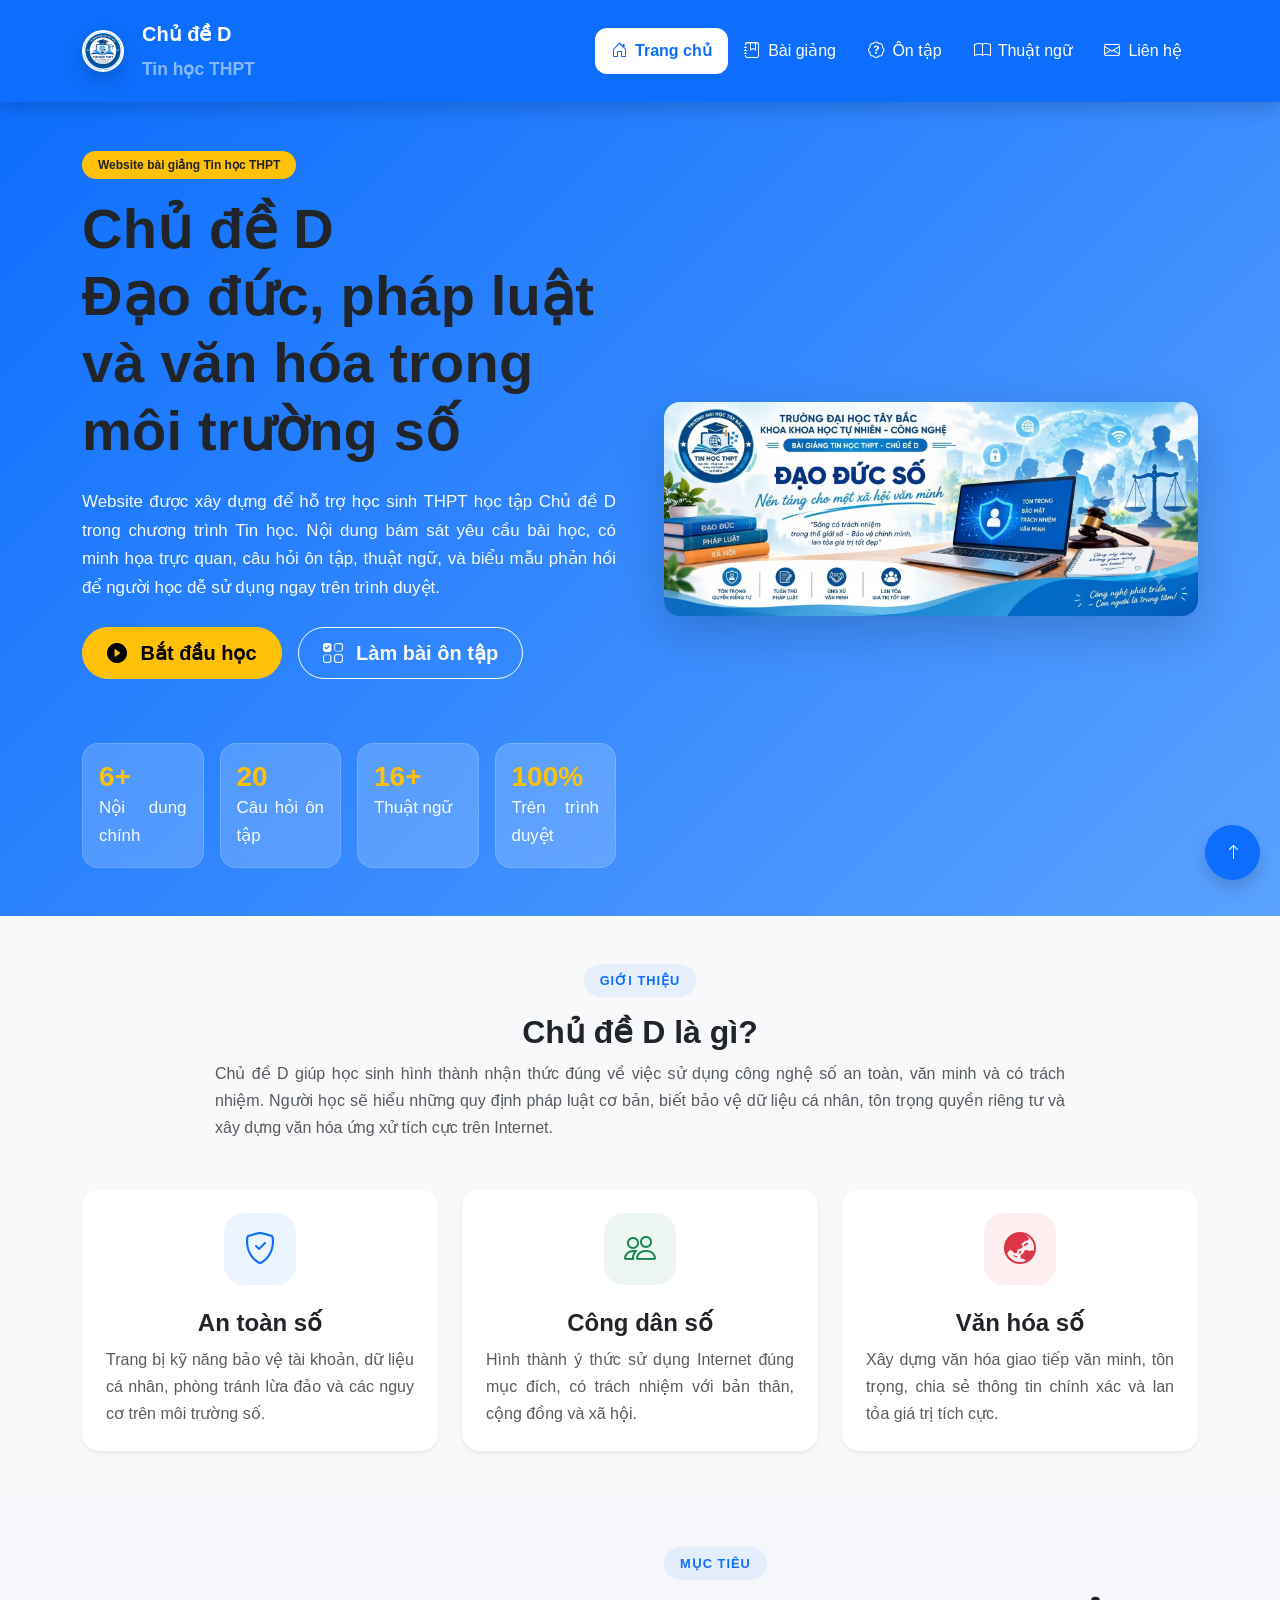
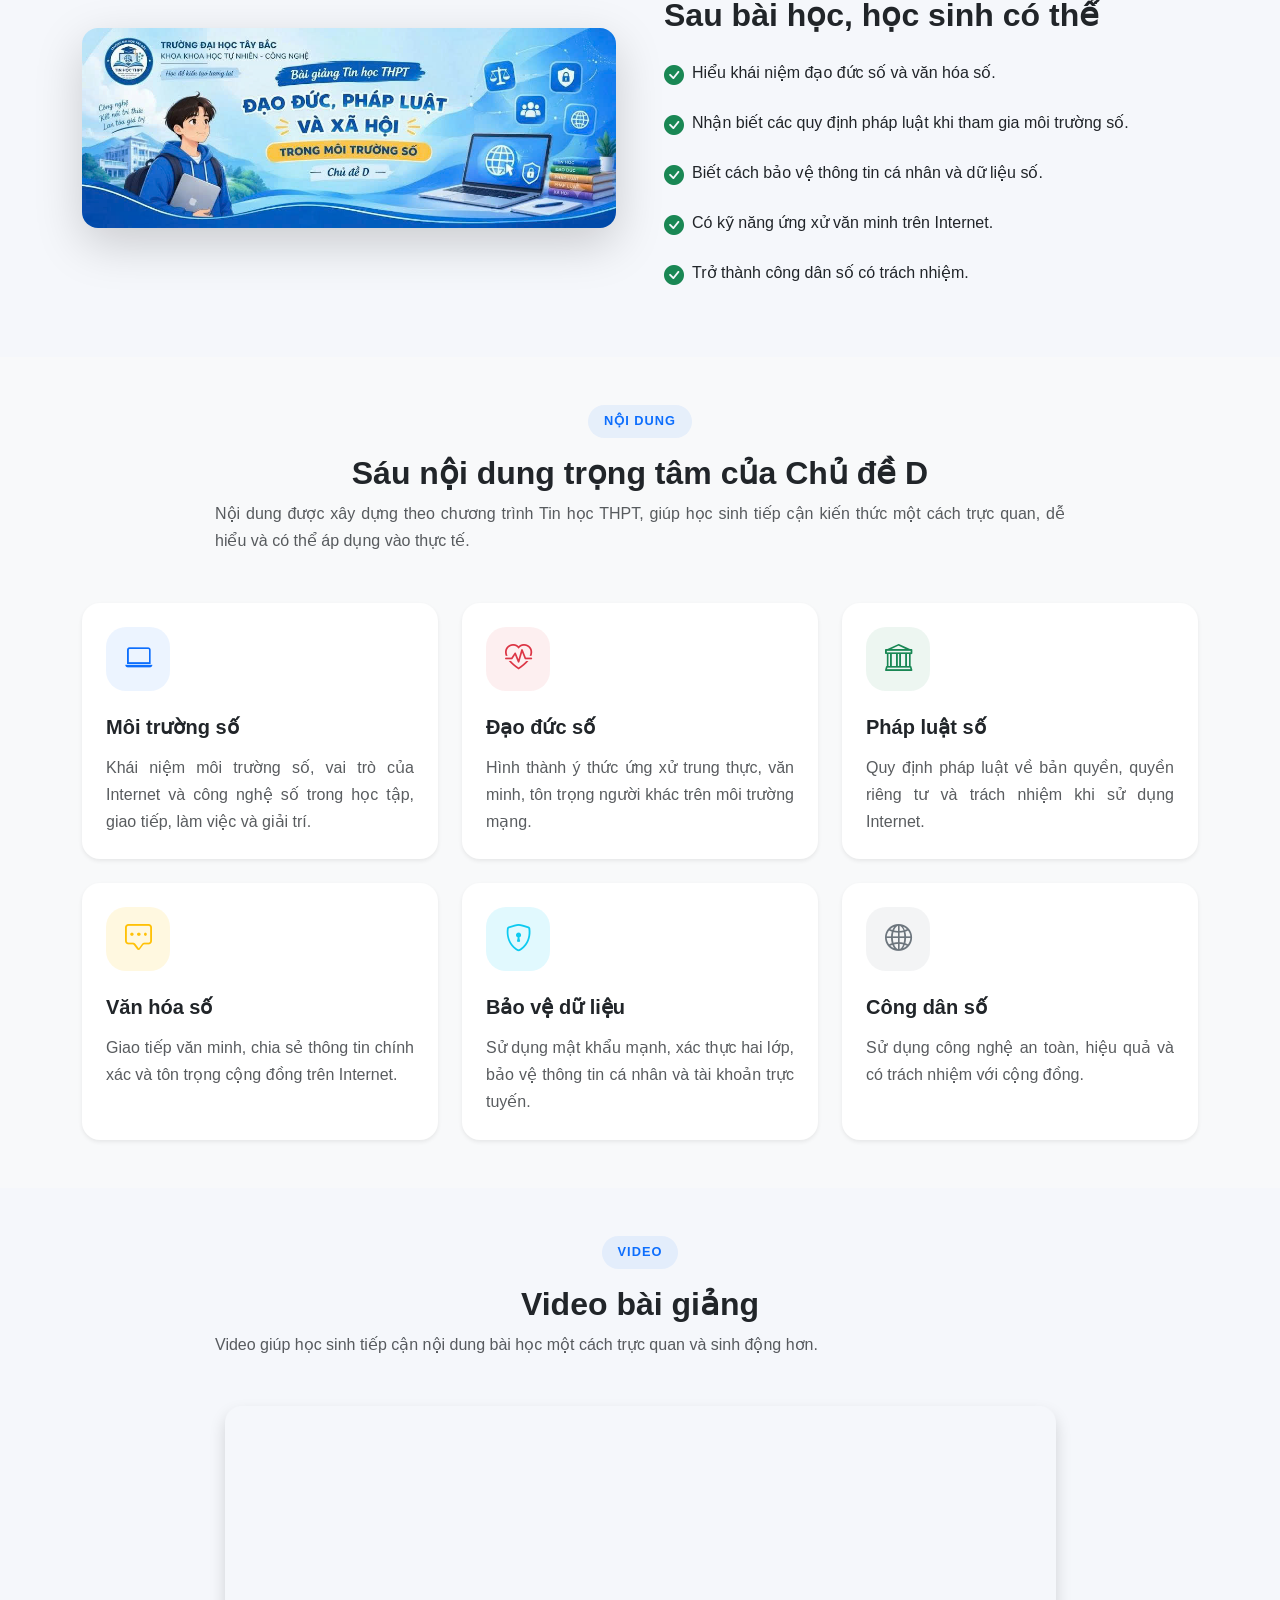
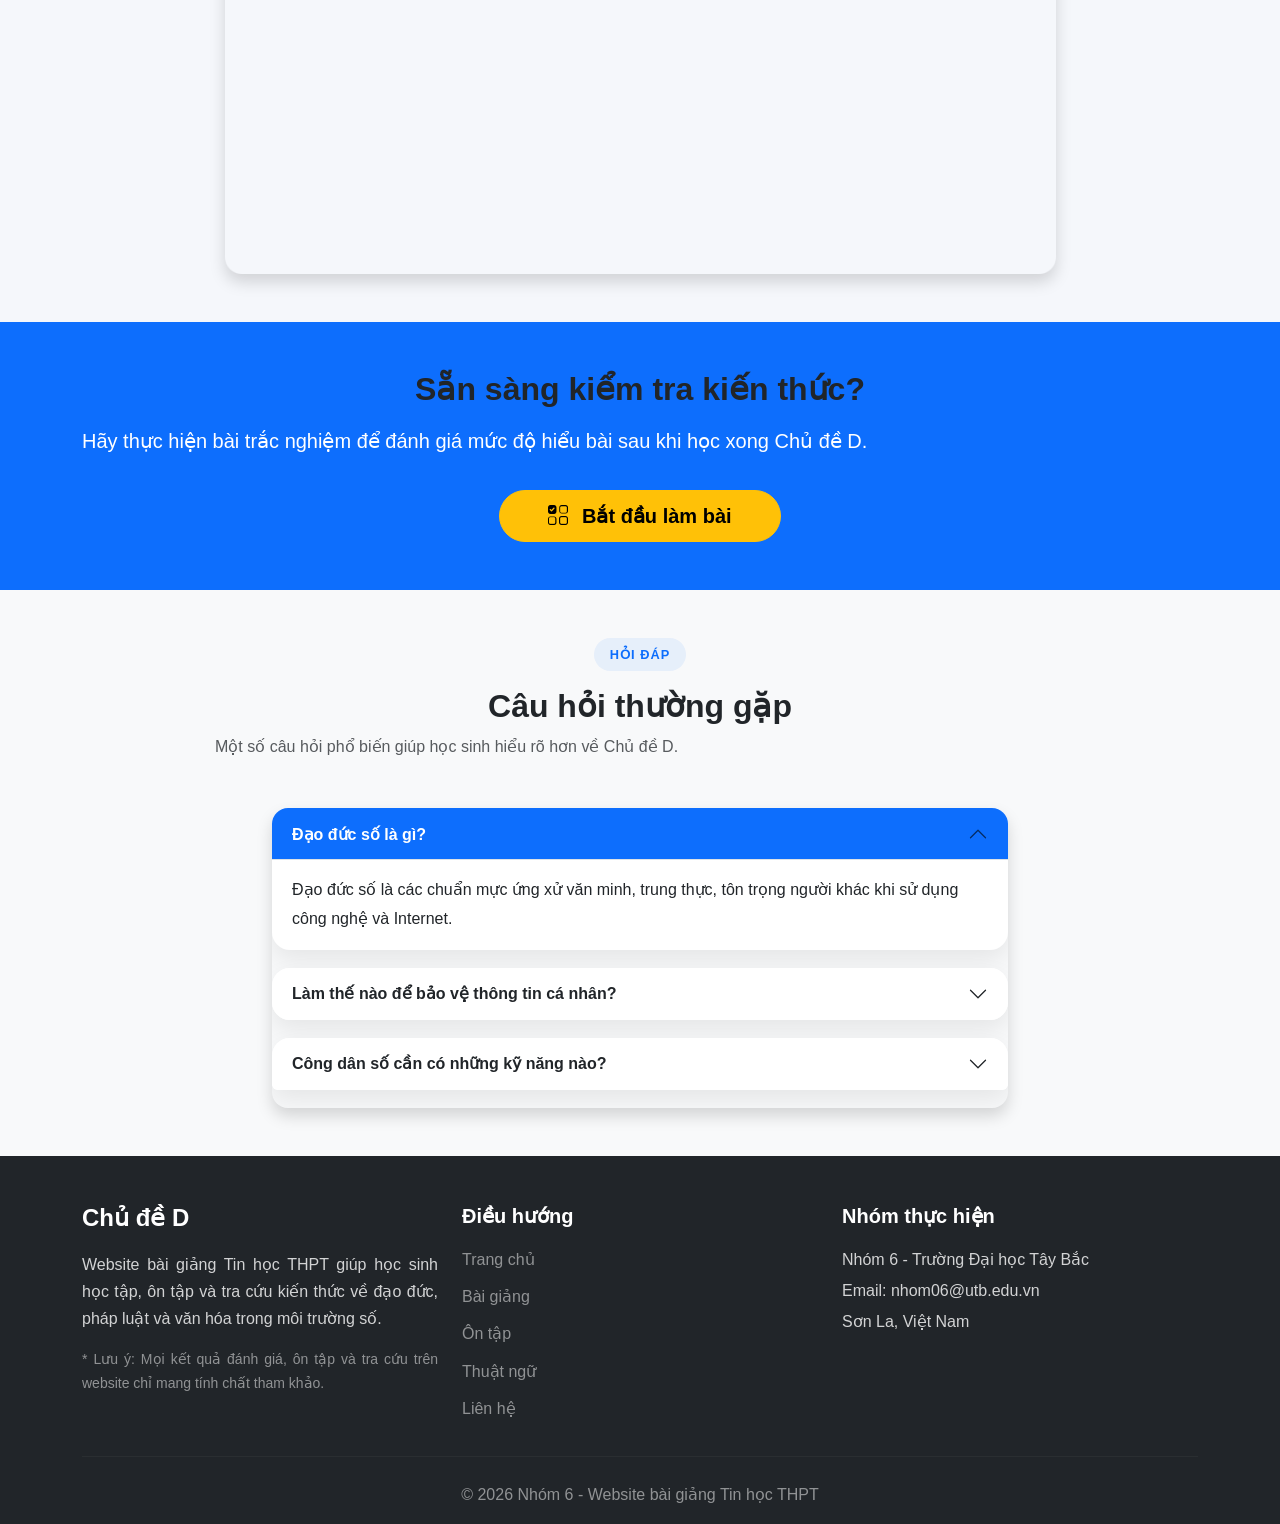
<file: index.html>
<!DOCTYPE html>
<html lang="vi">
  <head>
    <meta charset="UTF-8" />
    <meta name="viewport" content="width=device-width, initial-scale=1.0" />

    <title>Website bài giảng Tin học THPT - Chủ đề D</title>

    <meta
      name="description"
      content="Website bài giảng Tin học THPT - Chủ đề D: Đạo đức, pháp luật và văn hóa trong môi trường số."
    />
    <meta
      name="keywords"
      content="Tin học THPT, Chủ đề D, Đạo đức số, Pháp luật số, Văn hóa số, Công dân số"
    />
    <meta name="author" content="Nhóm 6 - Trường Đại học Tây Bắc" />
    <meta name="theme-color" content="#0d6efd" />

    <link rel="icon" href="images/logo.png" />

    <link
      href="https://cdn.jsdelivr.net/npm/bootstrap@5.3.3/dist/css/bootstrap.min.css"
      rel="stylesheet"
    />
    <link
      rel="stylesheet"
      href="https://cdn.jsdelivr.net/npm/bootstrap-icons@1.11.3/font/bootstrap-icons.min.css"
    />
    <link rel="stylesheet" href="css/style.css" />
  </head>

  <body>
    <nav
      class="navbar navbar-expand-lg navbar-dark bg-primary sticky-top shadow"
    >
      <div class="container">
        <a
          class="navbar-brand d-flex align-items-center fw-bold"
          href="index.html"
        >
          <img
            src="images/logo.png"
            alt="Logo Chủ đề D"
            width="46"
            height="46"
            class="rounded-circle me-2 border border-2 border-white"
          />
          <div>
            <span class="d-block">Chủ đề D</span>
            <small class="text-white-50">Tin học THPT</small>
          </div>
        </a>

        <button
          class="navbar-toggler"
          type="button"
          data-bs-toggle="collapse"
          data-bs-target="#mainMenu"
          aria-controls="mainMenu"
          aria-expanded="false"
          aria-label="Mở menu điều hướng"
        >
          <span class="navbar-toggler-icon"></span>
        </button>

        <div class="collapse navbar-collapse" id="mainMenu">
          <ul class="navbar-nav ms-auto align-items-lg-center">
            <li class="nav-item">
              <a class="nav-link active" aria-current="page" href="index.html">
                <i class="bi bi-house-door me-1"></i> Trang chủ
              </a>
            </li>
            <li class="nav-item">
              <a class="nav-link" href="lesson.html">
                <i class="bi bi-journal-bookmark me-1"></i> Bài giảng
              </a>
            </li>
            <li class="nav-item">
              <a class="nav-link" href="quiz.html">
                <i class="bi bi-patch-question me-1"></i> Ôn tập
              </a>
            </li>
            <li class="nav-item">
              <a class="nav-link" href="glossary.html">
                <i class="bi bi-book me-1"></i> Thuật ngữ
              </a>
            </li>
            <li class="nav-item">
              <a class="nav-link" href="contact.html">
                <i class="bi bi-envelope me-1"></i> Liên hệ
              </a>
            </li>
          </ul>
        </div>
      </div>
    </nav>

    <main>
      <header class="hero-section py-5">
        <div class="container">
          <div class="row align-items-center g-5">
            <div class="col-lg-6">
              <span
                class="badge bg-warning text-dark px-3 py-2 rounded-pill mb-3"
              >
                Website bài giảng Tin học THPT
              </span>

              <h1 class="display-4 fw-bold">
                Chủ đề D
                <br />
                Đạo đức, pháp luật và văn hóa trong môi trường số
              </h1>

              <p class="lead mt-4">
                Website được xây dựng để hỗ trợ học sinh THPT học tập Chủ đề D
                trong chương trình Tin học. Nội dung bám sát yêu cầu bài học, có
                minh họa trực quan, câu hỏi ôn tập, thuật ngữ, và biểu mẫu phản
                hồi để người học dễ sử dụng ngay trên trình duyệt.
              </p>

              <div class="d-flex flex-wrap gap-3 mt-4">
                <a href="lesson.html" class="btn btn-warning btn-lg px-4">
                  <i class="bi bi-play-circle-fill me-2"></i> Bắt đầu học
                </a>
                <a href="quiz.html" class="btn btn-outline-light btn-lg px-4">
                  <i class="bi bi-ui-checks-grid me-2"></i> Làm bài ôn tập
                </a>
              </div>

              <div class="row mt-5 g-3">
                <div class="col-6 col-md-3">
                  <div class="stat-box">
                    <h3 class="fw-bold text-warning mb-0">6+</h3>
                    <p class="mb-0">Nội dung chính</p>
                  </div>
                </div>
                <div class="col-6 col-md-3">
                  <div class="stat-box">
                    <h3 class="fw-bold text-warning mb-0">20</h3>
                    <p class="mb-0">Câu hỏi ôn tập</p>
                  </div>
                </div>
                <div class="col-6 col-md-3">
                  <div class="stat-box">
                    <h3 class="fw-bold text-warning mb-0">16+</h3>
                    <p class="mb-0">Thuật ngữ</p>
                  </div>
                </div>
                <div class="col-6 col-md-3">
                  <div class="stat-box">
                    <h3 class="fw-bold text-warning mb-0">100%</h3>
                    <p class="mb-0">Trên trình duyệt</p>
                  </div>
                </div>
              </div>
            </div>

            <div class="col-lg-6 text-center">
              <img
                src="images/banner.jpg"
                alt="Minh họa Chủ đề D"
                class="img-fluid rounded-4 shadow-lg hero-image"
              />
            </div>
          </div>
        </div>
      </header>

      <section class="py-5 bg-light">
        <div class="container">
          <div class="text-center mb-5">
            <span class="section-kicker">GIỚI THIỆU</span>
            <h2 class="fw-bold mt-3">Chủ đề D là gì?</h2>
            <p class="text-muted mx-auto content-width">
              Chủ đề D giúp học sinh hình thành nhận thức đúng về việc sử dụng
              công nghệ số an toàn, văn minh và có trách nhiệm. Người học sẽ
              hiểu những quy định pháp luật cơ bản, biết bảo vệ dữ liệu cá nhân,
              tôn trọng quyền riêng tư và xây dựng văn hóa ứng xử tích cực trên
              Internet.
            </p>
          </div>

          <div class="row g-4">
            <div class="col-md-4">
              <article class="card feature-card h-100 border-0 shadow-sm">
                <div class="card-body text-center p-4">
                  <div class="feature-icon bg-primary-subtle text-primary">
                    <i class="bi bi-shield-check"></i>
                  </div>
                  <h4 class="mt-4 fw-bold">An toàn số</h4>
                  <p class="text-muted mb-0">
                    Trang bị kỹ năng bảo vệ tài khoản, dữ liệu cá nhân, phòng
                    tránh lừa đảo và các nguy cơ trên môi trường số.
                  </p>
                </div>
              </article>
            </div>

            <div class="col-md-4">
              <article class="card feature-card h-100 border-0 shadow-sm">
                <div class="card-body text-center p-4">
                  <div class="feature-icon bg-success-subtle text-success">
                    <i class="bi bi-people"></i>
                  </div>
                  <h4 class="mt-4 fw-bold">Công dân số</h4>
                  <p class="text-muted mb-0">
                    Hình thành ý thức sử dụng Internet đúng mục đích, có trách
                    nhiệm với bản thân, cộng đồng và xã hội.
                  </p>
                </div>
              </article>
            </div>

            <div class="col-md-4">
              <article class="card feature-card h-100 border-0 shadow-sm">
                <div class="card-body text-center p-4">
                  <div class="feature-icon bg-danger-subtle text-danger">
                    <i class="bi bi-globe-asia-australia"></i>
                  </div>
                  <h4 class="mt-4 fw-bold">Văn hóa số</h4>
                  <p class="text-muted mb-0">
                    Xây dựng văn hóa giao tiếp văn minh, tôn trọng, chia sẻ
                    thông tin chính xác và lan tỏa giá trị tích cực.
                  </p>
                </div>
              </article>
            </div>
          </div>
        </div>
      </section>

      <section class="py-5">
        <div class="container">
          <div class="row align-items-center g-5">
            <div class="col-lg-6">
              <img
                src="images/ethics.jpg"
                class="img-fluid rounded-4 shadow-lg"
                alt="Mục tiêu bài học Chủ đề D"
              />
            </div>

            <div class="col-lg-6">
              <span class="section-kicker">MỤC TIÊU</span>
              <h2 class="fw-bold mt-3 mb-4">Sau bài học, học sinh có thể</h2>

              <div class="goal-list">
                <div class="goal-item d-flex align-items-start mb-3">
                  <i class="bi bi-check-circle-fill text-success fs-5 me-2"></i>
                  <span>Hiểu khái niệm đạo đức số và văn hóa số.</span>
                </div>
                <div class="goal-item d-flex align-items-start mb-3">
                  <i class="bi bi-check-circle-fill text-success fs-5 me-2"></i>
                  <span
                    >Nhận biết các quy định pháp luật khi tham gia môi trường
                    số.</span
                  >
                </div>
                <div class="goal-item d-flex align-items-start mb-3">
                  <i class="bi bi-check-circle-fill text-success fs-5 me-2"></i>
                  <span>Biết cách bảo vệ thông tin cá nhân và dữ liệu số.</span>
                </div>
                <div class="goal-item d-flex align-items-start mb-3">
                  <i class="bi bi-check-circle-fill text-success fs-5 me-2"></i>
                  <span>Có kỹ năng ứng xử văn minh trên Internet.</span>
                </div>
                <div class="goal-item d-flex align-items-start mb-3">
                  <i class="bi bi-check-circle-fill text-success fs-5 me-2"></i>
                  <span>Trở thành công dân số có trách nhiệm.</span>
                </div>
              </div>
            </div>
          </div>
        </div>
      </section>

      <section class="py-5 bg-light">
        <div class="container">
          <div class="text-center mb-5">
            <span class="section-kicker">NỘI DUNG</span>
            <h2 class="fw-bold mt-3">Sáu nội dung trọng tâm của Chủ đề D</h2>
            <p class="text-muted mx-auto content-width">
              Nội dung được xây dựng theo chương trình Tin học THPT, giúp học
              sinh tiếp cận kiến thức một cách trực quan, dễ hiểu và có thể áp
              dụng vào thực tế.
            </p>
          </div>

          <div class="row g-4">
            <div class="col-md-6 col-lg-4">
              <article class="card lesson-card h-100 border-0 shadow-sm">
                <div class="card-body">
                  <div class="lesson-icon bg-primary-subtle text-primary">
                    <i class="bi bi-laptop"></i>
                  </div>
                  <h5 class="fw-bold mt-4">Môi trường số</h5>
                  <p class="text-muted mb-0">
                    Khái niệm môi trường số, vai trò của Internet và công nghệ
                    số trong học tập, giao tiếp, làm việc và giải trí.
                  </p>
                </div>
              </article>
            </div>

            <div class="col-md-6 col-lg-4">
              <article class="card lesson-card h-100 border-0 shadow-sm">
                <div class="card-body">
                  <div class="lesson-icon bg-danger-subtle text-danger">
                    <i class="bi bi-heart-pulse"></i>
                  </div>
                  <h5 class="fw-bold mt-4">Đạo đức số</h5>
                  <p class="text-muted mb-0">
                    Hình thành ý thức ứng xử trung thực, văn minh, tôn trọng
                    người khác trên môi trường mạng.
                  </p>
                </div>
              </article>
            </div>

            <div class="col-md-6 col-lg-4">
              <article class="card lesson-card h-100 border-0 shadow-sm">
                <div class="card-body">
                  <div class="lesson-icon bg-success-subtle text-success">
                    <i class="bi bi-bank"></i>
                  </div>
                  <h5 class="fw-bold mt-4">Pháp luật số</h5>
                  <p class="text-muted mb-0">
                    Quy định pháp luật về bản quyền, quyền riêng tư và trách
                    nhiệm khi sử dụng Internet.
                  </p>
                </div>
              </article>
            </div>

            <div class="col-md-6 col-lg-4">
              <article class="card lesson-card h-100 border-0 shadow-sm">
                <div class="card-body">
                  <div class="lesson-icon bg-warning-subtle text-warning">
                    <i class="bi bi-chat-square-dots"></i>
                  </div>
                  <h5 class="fw-bold mt-4">Văn hóa số</h5>
                  <p class="text-muted mb-0">
                    Giao tiếp văn minh, chia sẻ thông tin chính xác và tôn trọng
                    cộng đồng trên Internet.
                  </p>
                </div>
              </article>
            </div>

            <div class="col-md-6 col-lg-4">
              <article class="card lesson-card h-100 border-0 shadow-sm">
                <div class="card-body">
                  <div class="lesson-icon bg-info-subtle text-info">
                    <i class="bi bi-shield-lock"></i>
                  </div>
                  <h5 class="fw-bold mt-4">Bảo vệ dữ liệu</h5>
                  <p class="text-muted mb-0">
                    Sử dụng mật khẩu mạnh, xác thực hai lớp, bảo vệ thông tin cá
                    nhân và tài khoản trực tuyến.
                  </p>
                </div>
              </article>
            </div>

            <div class="col-md-6 col-lg-4">
              <article class="card lesson-card h-100 border-0 shadow-sm">
                <div class="card-body">
                  <div class="lesson-icon bg-secondary-subtle text-secondary">
                    <i class="bi bi-globe2"></i>
                  </div>
                  <h5 class="fw-bold mt-4">Công dân số</h5>
                  <p class="text-muted mb-0">
                    Sử dụng công nghệ an toàn, hiệu quả và có trách nhiệm với
                    cộng đồng.
                  </p>
                </div>
              </article>
            </div>
          </div>
        </div>
      </section>

      <section class="py-5">
        <div class="container">
          <div class="text-center mb-5">
            <span class="section-kicker">VIDEO</span>
            <h2 class="fw-bold mt-3">Video bài giảng</h2>
            <p class="text-muted mx-auto content-width">
              Video giúp học sinh tiếp cận nội dung bài học một cách trực quan
              và sinh động hơn.
            </p>
          </div>

          <div class="row justify-content-center">
            <div class="col-lg-9">
              <div class="ratio ratio-16x9 rounded-4 overflow-hidden shadow">
                <iframe
                  src="https://www.youtube.com/embed/aqz-KE-bpKQ"
                  title="Video bài giảng Chủ đề D"
                  allowfullscreen
                ></iframe>
              </div>
            </div>
          </div>
        </div>
      </section>

      <section class="py-5 bg-primary text-white">
        <div class="container text-center">
          <h2 class="fw-bold">Sẵn sàng kiểm tra kiến thức?</h2>
          <p class="lead mt-3">
            Hãy thực hiện bài trắc nghiệm để đánh giá mức độ hiểu bài sau khi
            học xong Chủ đề D.
          </p>
          <a href="quiz.html" class="btn btn-warning btn-lg px-5 mt-3">
            <i class="bi bi-ui-checks-grid me-2"></i> Bắt đầu làm bài
          </a>
        </div>
      </section>

      <section class="py-5 bg-light">
        <div class="container">
          <div class="text-center mb-5">
            <span class="section-kicker">HỎI ĐÁP</span>
            <h2 class="fw-bold mt-3">Câu hỏi thường gặp</h2>
            <p class="text-muted mx-auto content-width">
              Một số câu hỏi phổ biến giúp học sinh hiểu rõ hơn về Chủ đề D.
            </p>
          </div>

          <div class="row justify-content-center">
            <div class="col-lg-8">
              <div
                class="accordion shadow rounded-4 overflow-hidden"
                id="faqAccordion"
              >
                <div class="accordion-item">
                  <h2 class="accordion-header">
                    <button
                      class="accordion-button"
                      type="button"
                      data-bs-toggle="collapse"
                      data-bs-target="#faq1"
                      aria-expanded="true"
                      aria-controls="faq1"
                    >
                      Đạo đức số là gì?
                    </button>
                  </h2>
                  <div
                    id="faq1"
                    class="accordion-collapse collapse show"
                    data-bs-parent="#faqAccordion"
                  >
                    <div class="accordion-body">
                      Đạo đức số là các chuẩn mực ứng xử văn minh, trung thực,
                      tôn trọng người khác khi sử dụng công nghệ và Internet.
                    </div>
                  </div>
                </div>

                <div class="accordion-item">
                  <h2 class="accordion-header">
                    <button
                      class="accordion-button collapsed"
                      type="button"
                      data-bs-toggle="collapse"
                      data-bs-target="#faq2"
                      aria-expanded="false"
                      aria-controls="faq2"
                    >
                      Làm thế nào để bảo vệ thông tin cá nhân?
                    </button>
                  </h2>
                  <div
                    id="faq2"
                    class="accordion-collapse collapse"
                    data-bs-parent="#faqAccordion"
                  >
                    <div class="accordion-body">
                      Không chia sẻ mật khẩu, bật xác thực hai lớp, không nhấp
                      vào liên kết lạ và thường xuyên cập nhật phần mềm.
                    </div>
                  </div>
                </div>

                <div class="accordion-item">
                  <h2 class="accordion-header">
                    <button
                      class="accordion-button collapsed"
                      type="button"
                      data-bs-toggle="collapse"
                      data-bs-target="#faq3"
                      aria-expanded="false"
                      aria-controls="faq3"
                    >
                      Công dân số cần có những kỹ năng nào?
                    </button>
                  </h2>
                  <div
                    id="faq3"
                    class="accordion-collapse collapse"
                    data-bs-parent="#faqAccordion"
                  >
                    <div class="accordion-body">
                      Sử dụng công nghệ đúng pháp luật, biết bảo vệ dữ liệu cá
                      nhân, giao tiếp văn minh và có trách nhiệm với cộng đồng.
                    </div>
                  </div>
                </div>
              </div>
            </div>
          </div>
        </div>
      </section>
    </main>

    <footer class="footer text-white pt-5 pb-3">
      <div class="container">
        <div class="row g-4">
          <div class="col-lg-4">
            <h4 class="fw-bold">Chủ đề D</h4>
            <p>
              Website bài giảng Tin học THPT giúp học sinh học tập, ôn tập và
              tra cứu kiến thức về đạo đức, pháp luật và văn hóa trong môi
              trường số.
            </p>
            <p class="small text-white-50">
              * Lưu ý: Mọi kết quả đánh giá, ôn tập và tra cứu trên website chỉ
              mang tính chất tham khảo.
            </p>
          </div>

          <div class="col-lg-4">
            <h5 class="fw-bold">Điều hướng</h5>
            <ul class="list-unstyled">
              <li>
                <a href="index.html" class="text-white-50 text-decoration-none"
                  >Trang chủ</a
                >
              </li>
              <li>
                <a href="lesson.html" class="text-white-50 text-decoration-none"
                  >Bài giảng</a
                >
              </li>
              <li>
                <a href="quiz.html" class="text-white-50 text-decoration-none"
                  >Ôn tập</a
                >
              </li>
              <li>
                <a
                  href="glossary.html"
                  class="text-white-50 text-decoration-none"
                  >Thuật ngữ</a
                >
              </li>
              <li>
                <a
                  href="contact.html"
                  class="text-white-50 text-decoration-none"
                  >Liên hệ</a
                >
              </li>
            </ul>
          </div>

          <div class="col-lg-4">
            <h5 class="fw-bold">Nhóm thực hiện</h5>
            <p class="mb-1">Nhóm 6 - Trường Đại học Tây Bắc</p>
            <p class="mb-1">Email: nhom06@utb.edu.vn</p>
            <p class="mb-1">Sơn La, Việt Nam</p>
          </div>
        </div>

        <hr class="my-4" />
        <div class="text-center text-white-50">
          © 2026 Nhóm 6 - Website bài giảng Tin học THPT
        </div>
      </div>
    </footer>

    <button
      id="topBtn"
      class="btn btn-primary rounded-circle d-flex align-items-center justify-content-center shadow"
      aria-label="Cuộn lên đầu trang"
      style="
        display: none;
        position: fixed;
        bottom: 20px;
        right: 20px;
        width: 55px;
        height: 55px;
        z-index: 999;
      "
    >
      <i class="bi bi-arrow-up"></i>
    </button>

    <script src="https://cdn.jsdelivr.net/npm/bootstrap@5.3.3/dist/js/bootstrap.bundle.min.js"></script>
    <script src="https://code.jquery.com/jquery-3.7.1.min.js"></script>
    <script src="js/script.js"></script>
  </body>
</html>
</file>
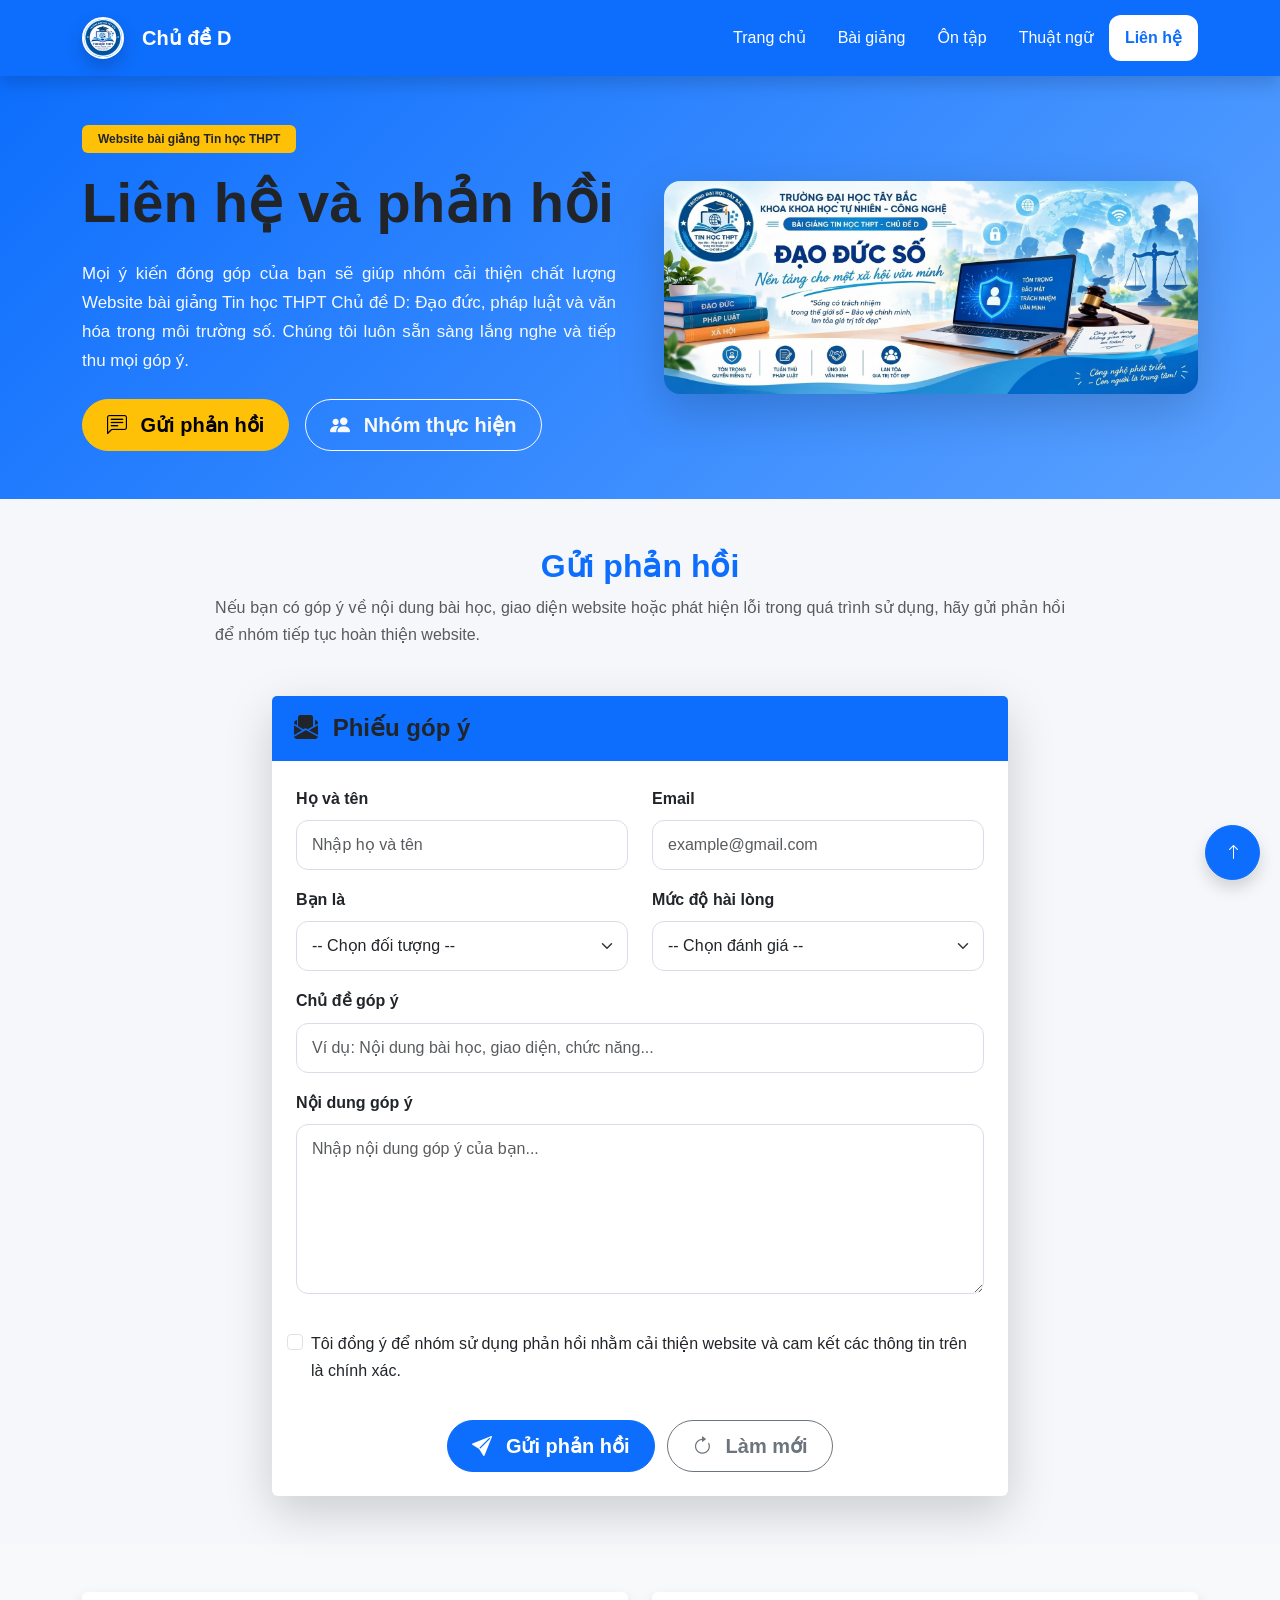
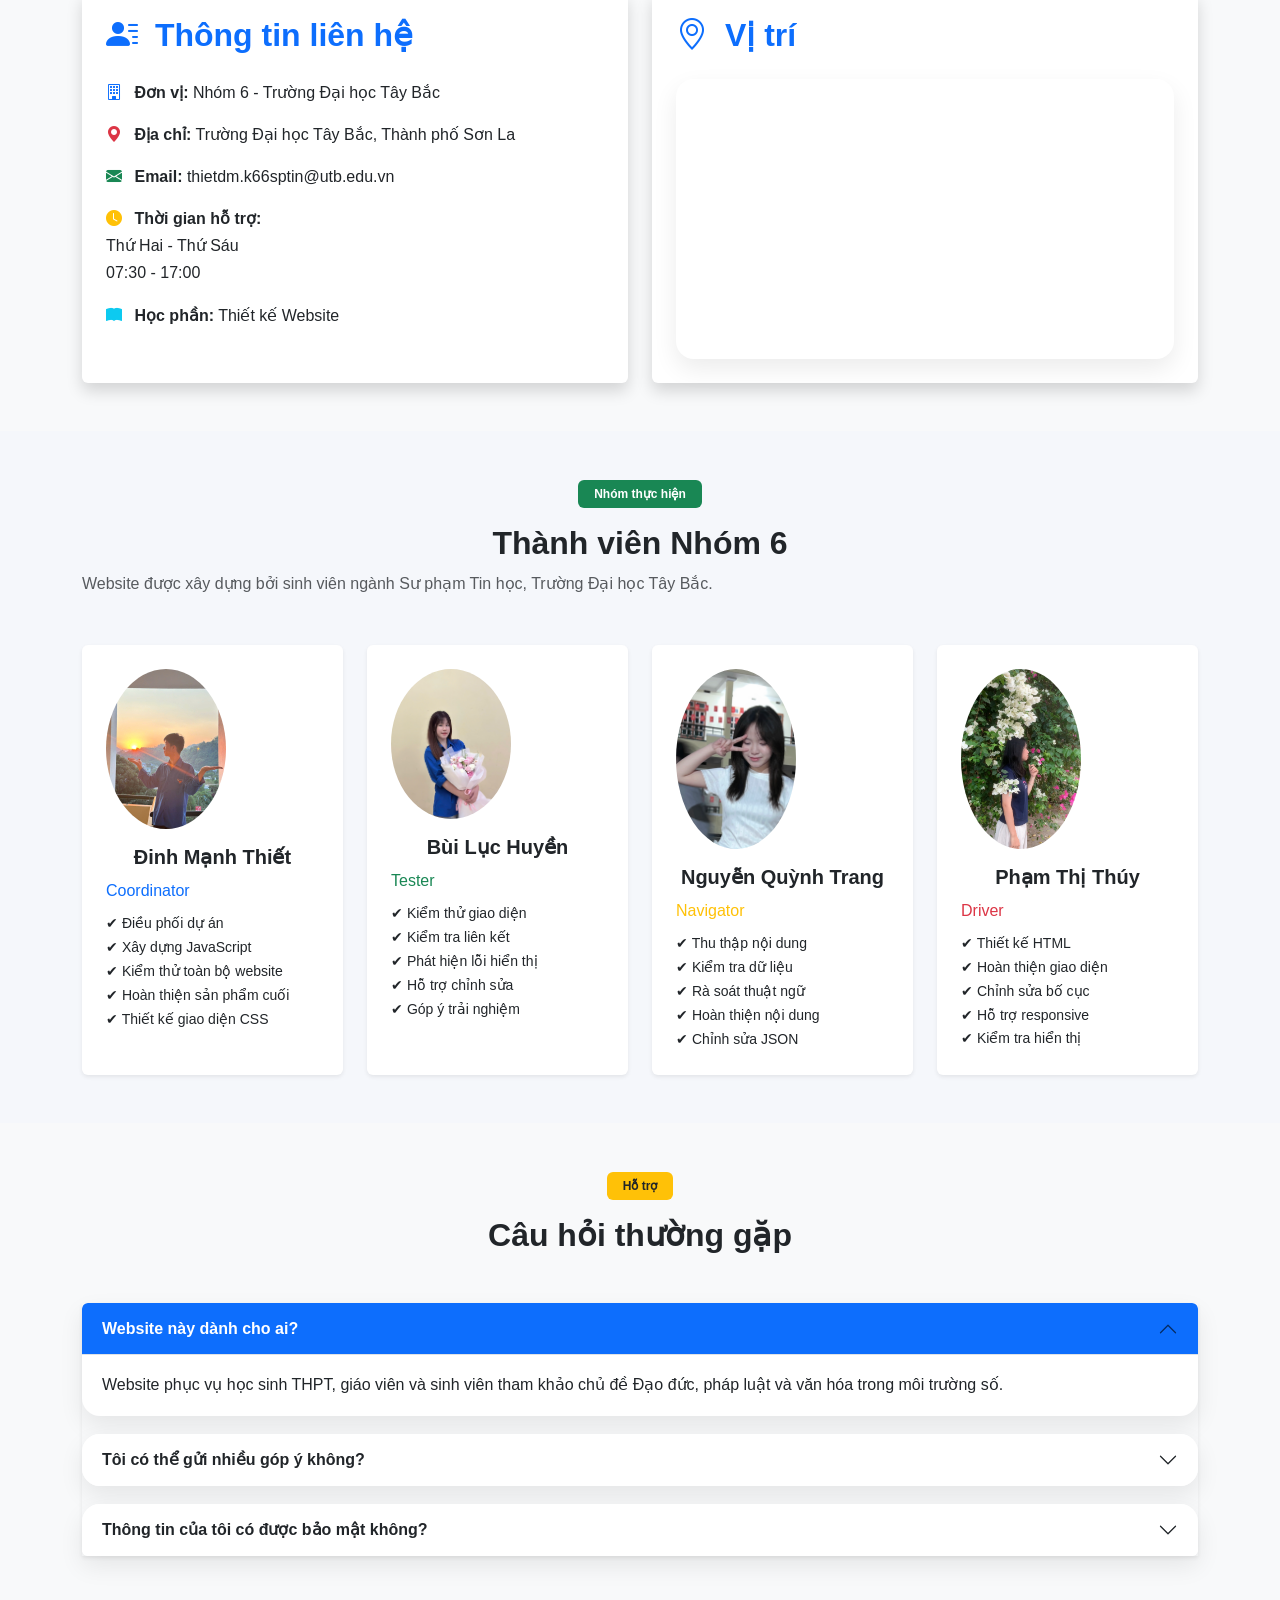
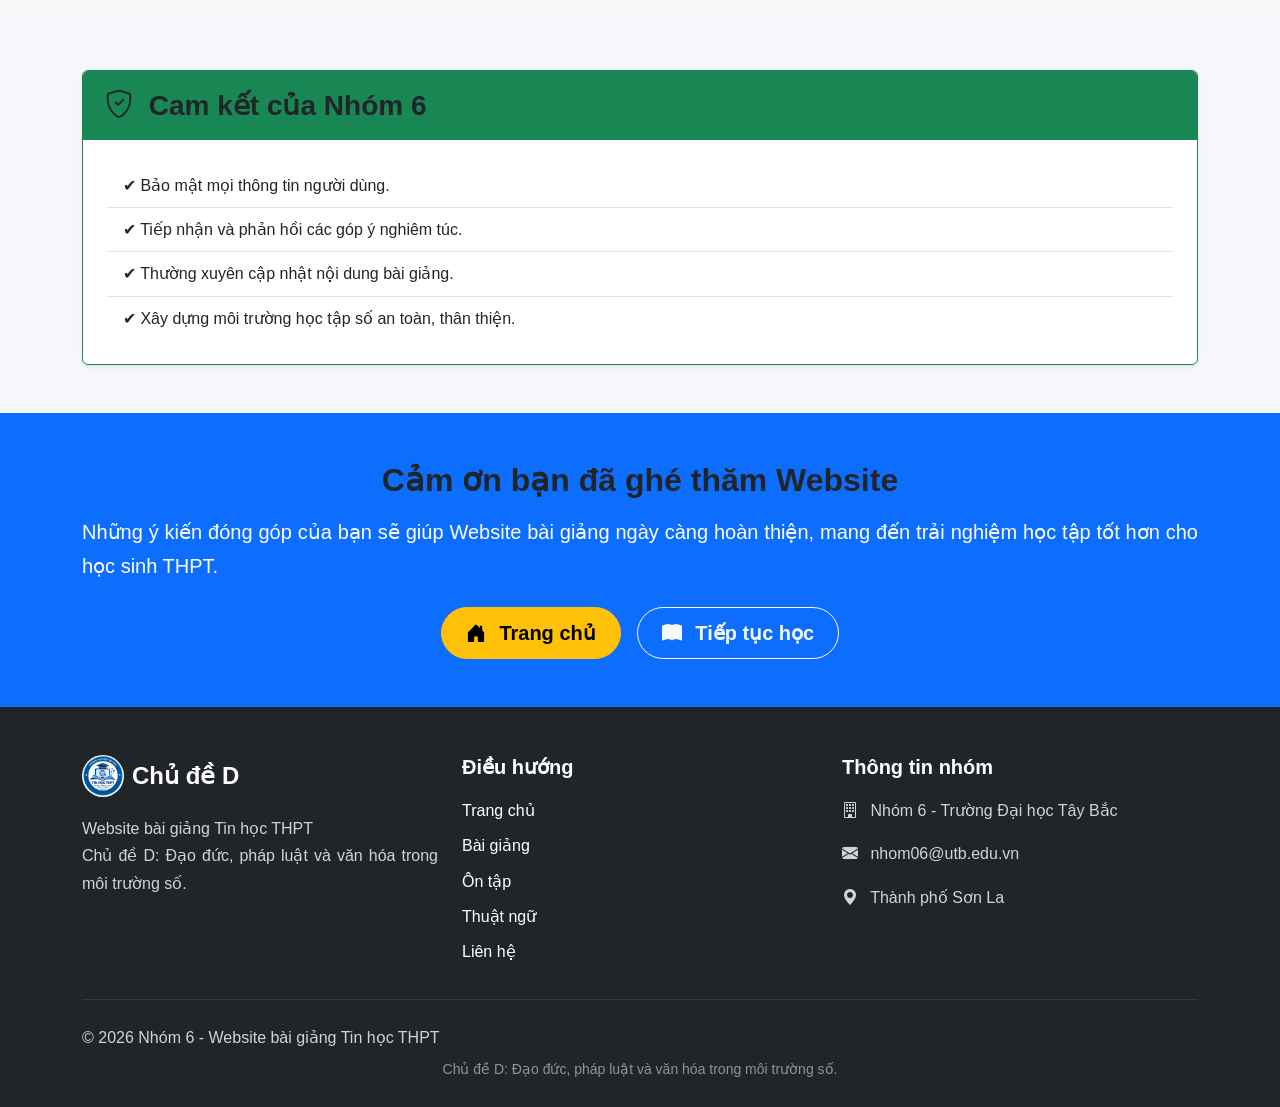
<file: contact.html>
<!DOCTYPE html>
<html lang="vi">
  <head>
    <meta charset="UTF-8" />
    <meta name="viewport" content="width=device-width, initial-scale=1.0" />

    <title>Liên hệ - Chủ đề D</title>

    <meta
      name="description"
      content="Liên hệ và gửi phản hồi về Website bài giảng Tin học THPT - Chủ đề D."
    />
    <meta
      name="keywords"
      content="Tin học THPT, Chủ đề D, Đạo đức số, Pháp luật số, Công dân số, Liên hệ"
    />
    <meta name="author" content="Nhóm 6 - Trường Đại học Tây Bắc" />
    <meta name="theme-color" content="#0d6efd" />

    <link rel="icon" href="images/logo.png" />
    <link
      href="https://cdn.jsdelivr.net/npm/bootstrap@5.3.3/dist/css/bootstrap.min.css"
      rel="stylesheet"
    />
    <link
      rel="stylesheet"
      href="https://cdn.jsdelivr.net/npm/bootstrap-icons@1.11.3/font/bootstrap-icons.min.css"
    />
    <link rel="stylesheet" href="css/style.css" />
  </head>

  <body>
    <nav
      class="navbar navbar-expand-lg navbar-dark bg-primary shadow sticky-top"
    >
      <div class="container">
        <a
          class="navbar-brand d-flex align-items-center fw-bold"
          href="index.html"
        >
          <img
            src="images/logo.png"
            width="42"
            height="42"
            class="rounded-circle me-2 border border-2 border-white"
            alt="Logo"
          />
          <span>Chủ đề D</span>
        </a>

        <button
          class="navbar-toggler"
          type="button"
          data-bs-toggle="collapse"
          data-bs-target="#menu"
          aria-controls="menu"
          aria-expanded="false"
          aria-label="Mở menu điều hướng"
        >
          <span class="navbar-toggler-icon"></span>
        </button>

        <div class="collapse navbar-collapse" id="menu">
          <ul class="navbar-nav ms-auto">
            <li class="nav-item">
              <a class="nav-link" href="index.html">Trang chủ</a>
            </li>
            <li class="nav-item">
              <a class="nav-link" href="lesson.html">Bài giảng</a>
            </li>
            <li class="nav-item">
              <a class="nav-link" href="quiz.html">Ôn tập</a>
            </li>
            <li class="nav-item">
              <a class="nav-link" href="glossary.html">Thuật ngữ</a>
            </li>
            <li class="nav-item">
              <a class="nav-link active" href="contact.html">Liên hệ</a>
            </li>
          </ul>
        </div>
      </div>
    </nav>

    <header class="hero-section text-white">
      <div class="container py-5">
        <div class="row align-items-center g-5">
          <div class="col-lg-6">
            <span class="badge bg-warning text-dark px-3 py-2 mb-3">
              Website bài giảng Tin học THPT
            </span>

            <h1 class="display-4 fw-bold mb-4">Liên hệ và phản hồi</h1>

            <p class="lead mb-4">
              Mọi ý kiến đóng góp của bạn sẽ giúp nhóm cải thiện chất lượng
              Website bài giảng Tin học THPT Chủ đề D:
              <strong
                >Đạo đức, pháp luật và văn hóa trong môi trường số.</strong
              >
              Chúng tôi luôn sẵn sàng lắng nghe và tiếp thu mọi góp ý.
            </p>

            <div class="d-flex flex-wrap gap-3">
              <a href="#contactSection" class="btn btn-warning btn-lg">
                <i class="bi bi-chat-left-text me-2"></i> Gửi phản hồi
              </a>
              <a href="#team" class="btn btn-outline-light btn-lg">
                <i class="bi bi-people-fill me-2"></i> Nhóm thực hiện
              </a>
            </div>
          </div>

          <div class="col-lg-6 text-center">
            <img
              src="images/banner.jpg"
              class="img-fluid rounded-4 shadow-lg"
              alt="Liên hệ"
            />
          </div>
        </div>
      </div>
    </header>

    <section id="contactSection" class="py-5">
      <div class="container">
        <div class="text-center mb-5">
          <h2 class="fw-bold text-primary">Gửi phản hồi</h2>
          <p class="text-muted content-width mx-auto">
            Nếu bạn có góp ý về nội dung bài học, giao diện website hoặc phát
            hiện lỗi trong quá trình sử dụng, hãy gửi phản hồi để nhóm tiếp tục
            hoàn thiện website.
          </p>
        </div>

        <div class="row justify-content-center">
          <div class="col-lg-8">
            <div class="card shadow-lg border-0">
              <div class="card-header bg-primary text-white">
                <h4 class="mb-0">
                  <i class="bi bi-envelope-paper-fill me-2"></i> Phiếu góp ý
                </h4>
              </div>

              <div class="card-body p-4">
                <form id="contactForm" novalidate>
                  <div class="row">
                    <div class="col-md-6 mb-3">
                      <label for="name" class="form-label fw-semibold"
                        >Họ và tên</label
                      >
                      <input
                        type="text"
                        class="form-control"
                        id="name"
                        placeholder="Nhập họ và tên"
                      />
                      <small id="nameError" class="text-danger"></small>
                    </div>

                    <div class="col-md-6 mb-3">
                      <label for="email" class="form-label fw-semibold"
                        >Email</label
                      >
                      <input
                        type="email"
                        class="form-control"
                        id="email"
                        placeholder="example@gmail.com"
                      />
                      <small id="emailError" class="text-danger"></small>
                    </div>
                  </div>

                  <div class="row">
                    <div class="col-md-6 mb-3">
                      <label for="role" class="form-label fw-semibold"
                        >Bạn là</label
                      >
                      <select id="role" class="form-select">
                        <option value="">-- Chọn đối tượng --</option>
                        <option>Học sinh THPT</option>
                        <option>Sinh viên</option>
                        <option>Giáo viên</option>
                        <option>Phụ huynh</option>
                        <option>Khác</option>
                      </select>
                      <small id="roleError" class="text-danger"></small>
                    </div>

                    <div class="col-md-6 mb-3">
                      <label for="rating" class="form-label fw-semibold">
                        Mức độ hài lòng
                      </label>
                      <select id="rating" class="form-select">
                        <option value="">-- Chọn đánh giá --</option>
                        <option>⭐⭐⭐⭐⭐ Rất hài lòng</option>
                        <option>⭐⭐⭐⭐ Hài lòng</option>
                        <option>⭐⭐⭐ Bình thường</option>
                        <option>⭐⭐ Chưa hài lòng</option>
                        <option>⭐ Cần cải thiện</option>
                      </select>
                      <small id="ratingError" class="text-danger"></small>
                    </div>
                  </div>

                  <div class="mb-3">
                    <label for="subject" class="form-label fw-semibold"
                      >Chủ đề góp ý</label
                    >
                    <input
                      type="text"
                      id="subject"
                      class="form-control"
                      placeholder="Ví dụ: Nội dung bài học, giao diện, chức năng..."
                    />
                    <small id="subjectError" class="text-danger"></small>
                  </div>

                  <div class="mb-4">
                    <label for="message" class="form-label fw-semibold"
                      >Nội dung góp ý</label
                    >
                    <textarea
                      id="message"
                      rows="6"
                      class="form-control"
                      placeholder="Nhập nội dung góp ý của bạn..."
                    ></textarea>
                    <small id="messageError" class="text-danger"></small>
                  </div>

                  <div class="form-check mb-4">
                    <input
                      class="form-check-input"
                      type="checkbox"
                      id="agree"
                    />
                    <label class="form-check-label" for="agree">
                      Tôi đồng ý để nhóm sử dụng phản hồi nhằm cải thiện website
                      và cam kết các thông tin trên là chính xác.
                    </label>
                    <small id="agreeError" class="text-danger d-block"></small>
                  </div>

                  <div class="text-center">
                    <button type="submit" class="btn btn-primary btn-lg me-2">
                      <i class="bi bi-send-fill me-2"></i> Gửi phản hồi
                    </button>
                    <button
                      type="reset"
                      class="btn btn-outline-secondary btn-lg"
                    >
                      <i class="bi bi-arrow-clockwise me-2"></i> Làm mới
                    </button>
                  </div>
                </form>

                <div
                  id="successMessage"
                  class="alert alert-success mt-4 d-none"
                >
                  <i class="bi bi-check-circle-fill me-2"></i>
                  Cảm ơn bạn đã gửi phản hồi. Nhóm 6 sẽ tiếp nhận ý kiến và sử
                  dụng những góp ý phù hợp để tiếp tục hoàn thiện Website bài
                  giảng Tin học THPT Chủ đề D.
                </div>
              </div>
            </div>
          </div>
        </div>
      </div>
    </section>

    <section class="py-5 bg-light">
      <div class="container">
        <div class="row g-4">
          <div class="col-lg-6">
            <div class="card shadow h-100 border-0">
              <div class="card-body contact-info">
                <h2 class="text-primary mb-4">
                  <i class="bi bi-person-lines-fill me-2"></i> Thông tin liên hệ
                </h2>

                <p>
                  <i class="bi bi-building text-primary"></i>
                  <strong>Đơn vị:</strong> Nhóm 6 - Trường Đại học Tây Bắc
                </p>

                <p>
                  <i class="bi bi-geo-alt-fill text-danger"></i>
                  <strong>Địa chỉ:</strong> Trường Đại học Tây Bắc, Thành phố
                  Sơn La
                </p>

                <p>
                  <i class="bi bi-envelope-fill text-success"></i>
                  <strong>Email:</strong> thietdm.k66sptin@utb.edu.vn
                </p>

                <p>
                  <i class="bi bi-clock-fill text-warning"></i>
                  <strong>Thời gian hỗ trợ:</strong><br />
                  Thứ Hai - Thứ Sáu<br />
                  07:30 - 17:00
                </p>

                <p class="mb-0">
                  <i class="bi bi-book-fill text-info"></i>
                  <strong>Học phần:</strong> Thiết kế Website
                </p>
              </div>
            </div>
          </div>

          <div class="col-lg-6">
            <div class="card shadow h-100 border-0">
              <div class="card-body">
                <h2 class="text-primary mb-4">
                  <i class="bi bi-geo-alt me-2"></i> Vị trí
                </h2>
                <div class="ratio ratio-16x9">
                  <iframe
                    src="https://www.google.com/maps?q=Trường%20Đại%20học%20Tây%20Bắc&output=embed"
                    loading="lazy"
                    allowfullscreen
                  ></iframe>
                </div>
              </div>
            </div>
          </div>
        </div>
      </div>
    </section>

    <section id="team" class="py-5">
      <div class="container">
        <div class="text-center mb-5">
          <span class="badge bg-success px-3 py-2">Nhóm thực hiện</span>
          <h2 class="fw-bold mt-3">Thành viên Nhóm 6</h2>
          <p class="text-muted">
            Website được xây dựng bởi sinh viên ngành Sư phạm Tin học, Trường
            Đại học Tây Bắc.
          </p>
        </div>

        <div class="row g-4">
          <div class="col-md-6 col-lg-3">
            <div class="card border-0 shadow-sm h-100 text-center">
              <div class="card-body">
                <img
                  src="images/thiet.jpg"
                  class="rounded-circle mb-3 object-fit-cover"
                  width="120"
                  height="120"
                  alt="Đinh Mạnh Thiết"
                />
                <h5 class="fw-bold">Đinh Mạnh Thiết</h5>
                <p class="text-primary mb-2">Coordinator</p>
                <ul class="list-unstyled text-start small mb-0">
                  <li>✔ Điều phối dự án</li>
                  <li>✔ Xây dựng JavaScript</li>
                  <li>✔ Kiểm thử toàn bộ website</li>
                  <li>✔ Hoàn thiện sản phẩm cuối</li>
                  <li>✔ Thiết kế giao diện CSS</li>
                </ul>
              </div>
            </div>
          </div>

          <div class="col-md-6 col-lg-3">
            <div class="card border-0 shadow-sm h-100 text-center">
              <div class="card-body">
                <img
                  src="images/huyen.jpg"
                  class="rounded-circle mb-3 object-fit-cover"
                  width="120"
                  height="120"
                  alt="Bùi Lục Huyền"
                />
                <h5 class="fw-bold">Bùi Lục Huyền</h5>
                <p class="text-success mb-2">Tester</p>
                <ul class="list-unstyled text-start small mb-0">
                  <li>✔ Kiểm thử giao diện</li>
                  <li>✔ Kiểm tra liên kết</li>
                  <li>✔ Phát hiện lỗi hiển thị</li>
                  <li>✔ Hỗ trợ chỉnh sửa</li>
                  <li>✔ Góp ý trải nghiệm</li>
                </ul>
              </div>
            </div>
          </div>

          <div class="col-md-6 col-lg-3">
            <div class="card border-0 shadow-sm h-100 text-center">
              <div class="card-body">
                <img
                  src="images/trang.jpg"
                  class="rounded-circle mb-3 object-fit-cover"
                  width="120"
                  height="120"
                  alt="Nguyễn Quỳnh Trang"
                />
                <h5 class="fw-bold">Nguyễn Quỳnh Trang</h5>
                <p class="text-warning mb-2">Navigator</p>
                <ul class="list-unstyled text-start small mb-0">
                  <li>✔ Thu thập nội dung</li>
                  <li>✔ Kiểm tra dữ liệu</li>
                  <li>✔ Rà soát thuật ngữ</li>
                  <li>✔ Hoàn thiện nội dung</li>
                  <li>✔ Chỉnh sửa JSON</li>
                </ul>
              </div>
            </div>
          </div>

          <div class="col-md-6 col-lg-3">
            <div class="card border-0 shadow-sm h-100 text-center">
              <div class="card-body">
                <img
                  src="images/thuy.jpg"
                  class="rounded-circle mb-3 object-fit-cover"
                  width="120"
                  height="120"
                  alt="Phạm Thị Thúy"
                />
                <h5 class="fw-bold">Phạm Thị Thúy</h5>
                <p class="text-danger mb-2">Driver</p>
                <ul class="list-unstyled text-start small mb-0">
                  <li>✔ Thiết kế HTML</li>
                  <li>✔ Hoàn thiện giao diện</li>
                  <li>✔ Chỉnh sửa bố cục</li>
                  <li>✔ Hỗ trợ responsive</li>
                  <li>✔ Kiểm tra hiển thị</li>
                </ul>
              </div>
            </div>
          </div>
        </div>
      </div>
    </section>

    <section class="py-5 bg-light">
      <div class="container">
        <div class="text-center mb-5">
          <span class="badge bg-warning text-dark px-3 py-2">Hỗ trợ</span>
          <h2 class="fw-bold mt-3">Câu hỏi thường gặp</h2>
        </div>

        <div class="accordion shadow-sm" id="faqAccordion">
          <div class="accordion-item">
            <h2 class="accordion-header">
              <button
                class="accordion-button"
                data-bs-toggle="collapse"
                data-bs-target="#faq1"
              >
                Website này dành cho ai?
              </button>
            </h2>
            <div
              id="faq1"
              class="accordion-collapse collapse show"
              data-bs-parent="#faqAccordion"
            >
              <div class="accordion-body">
                Website phục vụ học sinh THPT, giáo viên và sinh viên tham khảo
                chủ đề Đạo đức, pháp luật và văn hóa trong môi trường số.
              </div>
            </div>
          </div>

          <div class="accordion-item">
            <h2 class="accordion-header">
              <button
                class="accordion-button collapsed"
                data-bs-toggle="collapse"
                data-bs-target="#faq2"
              >
                Tôi có thể gửi nhiều góp ý không?
              </button>
            </h2>
            <div
              id="faq2"
              class="accordion-collapse collapse"
              data-bs-parent="#faqAccordion"
            >
              <div class="accordion-body">
                Có. Bạn có thể gửi nhiều góp ý để giúp nhóm cải thiện website.
              </div>
            </div>
          </div>

          <div class="accordion-item">
            <h2 class="accordion-header">
              <button
                class="accordion-button collapsed"
                data-bs-toggle="collapse"
                data-bs-target="#faq3"
              >
                Thông tin của tôi có được bảo mật không?
              </button>
            </h2>
            <div
              id="faq3"
              class="accordion-collapse collapse"
              data-bs-parent="#faqAccordion"
            >
              <div class="accordion-body">
                Mọi thông tin chỉ được sử dụng để tiếp nhận phản hồi và không
                chia sẻ cho bên thứ ba.
              </div>
            </div>
          </div>
        </div>
      </div>
    </section>

    <section class="py-5">
      <div class="container">
        <div class="card border-success shadow-sm">
          <div class="card-header bg-success text-white">
            <h3 class="mb-0">
              <i class="bi bi-shield-check me-2"></i> Cam kết của Nhóm 6
            </h3>
          </div>
          <div class="card-body">
            <ul class="list-group list-group-flush">
              <li class="list-group-item">
                ✔ Bảo mật mọi thông tin người dùng.
              </li>
              <li class="list-group-item">
                ✔ Tiếp nhận và phản hồi các góp ý nghiêm túc.
              </li>
              <li class="list-group-item">
                ✔ Thường xuyên cập nhật nội dung bài giảng.
              </li>
              <li class="list-group-item">
                ✔ Xây dựng môi trường học tập số an toàn, thân thiện.
              </li>
            </ul>
          </div>
        </div>
      </div>
    </section>

    <section class="py-5 bg-primary text-white text-center">
      <div class="container">
        <h2 class="fw-bold mb-3">Cảm ơn bạn đã ghé thăm Website</h2>
        <p class="lead mb-4">
          Những ý kiến đóng góp của bạn sẽ giúp Website bài giảng ngày càng hoàn
          thiện, mang đến trải nghiệm học tập tốt hơn cho học sinh THPT.
        </p>
        <div class="d-flex justify-content-center flex-wrap gap-3">
          <a href="index.html" class="btn btn-warning btn-lg">
            <i class="bi bi-house-door-fill me-2"></i> Trang chủ
          </a>
          <a href="lesson.html" class="btn btn-outline-light btn-lg">
            <i class="bi bi-book-fill me-2"></i> Tiếp tục học
          </a>
        </div>
      </div>
    </section>

    <footer class="bg-dark text-white pt-5 pb-4">
      <div class="container">
        <div class="row g-4">
          <div class="col-lg-4">
            <h4 class="d-flex align-items-center">
              <img
                src="images/logo.png"
                width="42"
                height="42"
                class="rounded-circle me-2"
                alt="Logo"
              />
              Chủ đề D
            </h4>
            <p class="mt-3">
              Website bài giảng Tin học THPT<br />
              Chủ đề D: Đạo đức, pháp luật và văn hóa trong môi trường số.
            </p>
          </div>

          <div class="col-lg-4">
            <h5>Điều hướng</h5>
            <ul class="list-unstyled mt-3">
              <li class="mb-2">
                <a href="index.html" class="text-white text-decoration-none"
                  >Trang chủ</a
                >
              </li>
              <li class="mb-2">
                <a href="lesson.html" class="text-white text-decoration-none"
                  >Bài giảng</a
                >
              </li>
              <li class="mb-2">
                <a href="quiz.html" class="text-white text-decoration-none"
                  >Ôn tập</a
                >
              </li>
              <li class="mb-2">
                <a href="glossary.html" class="text-white text-decoration-none"
                  >Thuật ngữ</a
                >
              </li>
              <li>
                <a href="contact.html" class="text-white text-decoration-none"
                  >Liên hệ</a
                >
              </li>
            </ul>
          </div>

          <div class="col-lg-4">
            <h5>Thông tin nhóm</h5>
            <p class="mt-3">
              <i class="bi bi-building me-2"></i> Nhóm 6 - Trường Đại học Tây
              Bắc
            </p>
            <p>
              <i class="bi bi-envelope-fill me-2"></i>
              nhom06@utb.edu.vn
            </p>
            <p><i class="bi bi-geo-alt-fill me-2"></i> Thành phố Sơn La</p>
          </div>
        </div>

        <hr class="border-secondary my-4" />
        <div class="text-center">
          <p class="mb-1">© 2026 Nhóm 6 - Website bài giảng Tin học THPT</p>
          <small class="text-white-50">
            Chủ đề D: Đạo đức, pháp luật và văn hóa trong môi trường số.
          </small>
        </div>
      </div>
    </footer>

    <button
      id="topBtn"
      class="btn btn-primary rounded-circle d-flex align-items-center justify-content-center shadow"
      aria-label="Cuộn lên đầu trang"
      style="
        display: none;
        position: fixed;
        bottom: 20px;
        right: 20px;
        width: 55px;
        height: 55px;
        z-index: 999;
      "
    >
      <i class="bi bi-arrow-up"></i>
    </button>

    <script src="https://cdn.jsdelivr.net/npm/bootstrap@5.3.3/dist/js/bootstrap.bundle.min.js"></script>
    <script src="https://code.jquery.com/jquery-3.7.1.min.js"></script>
    <script src="js/script.js"></script>
  </body>
</html>
</file>
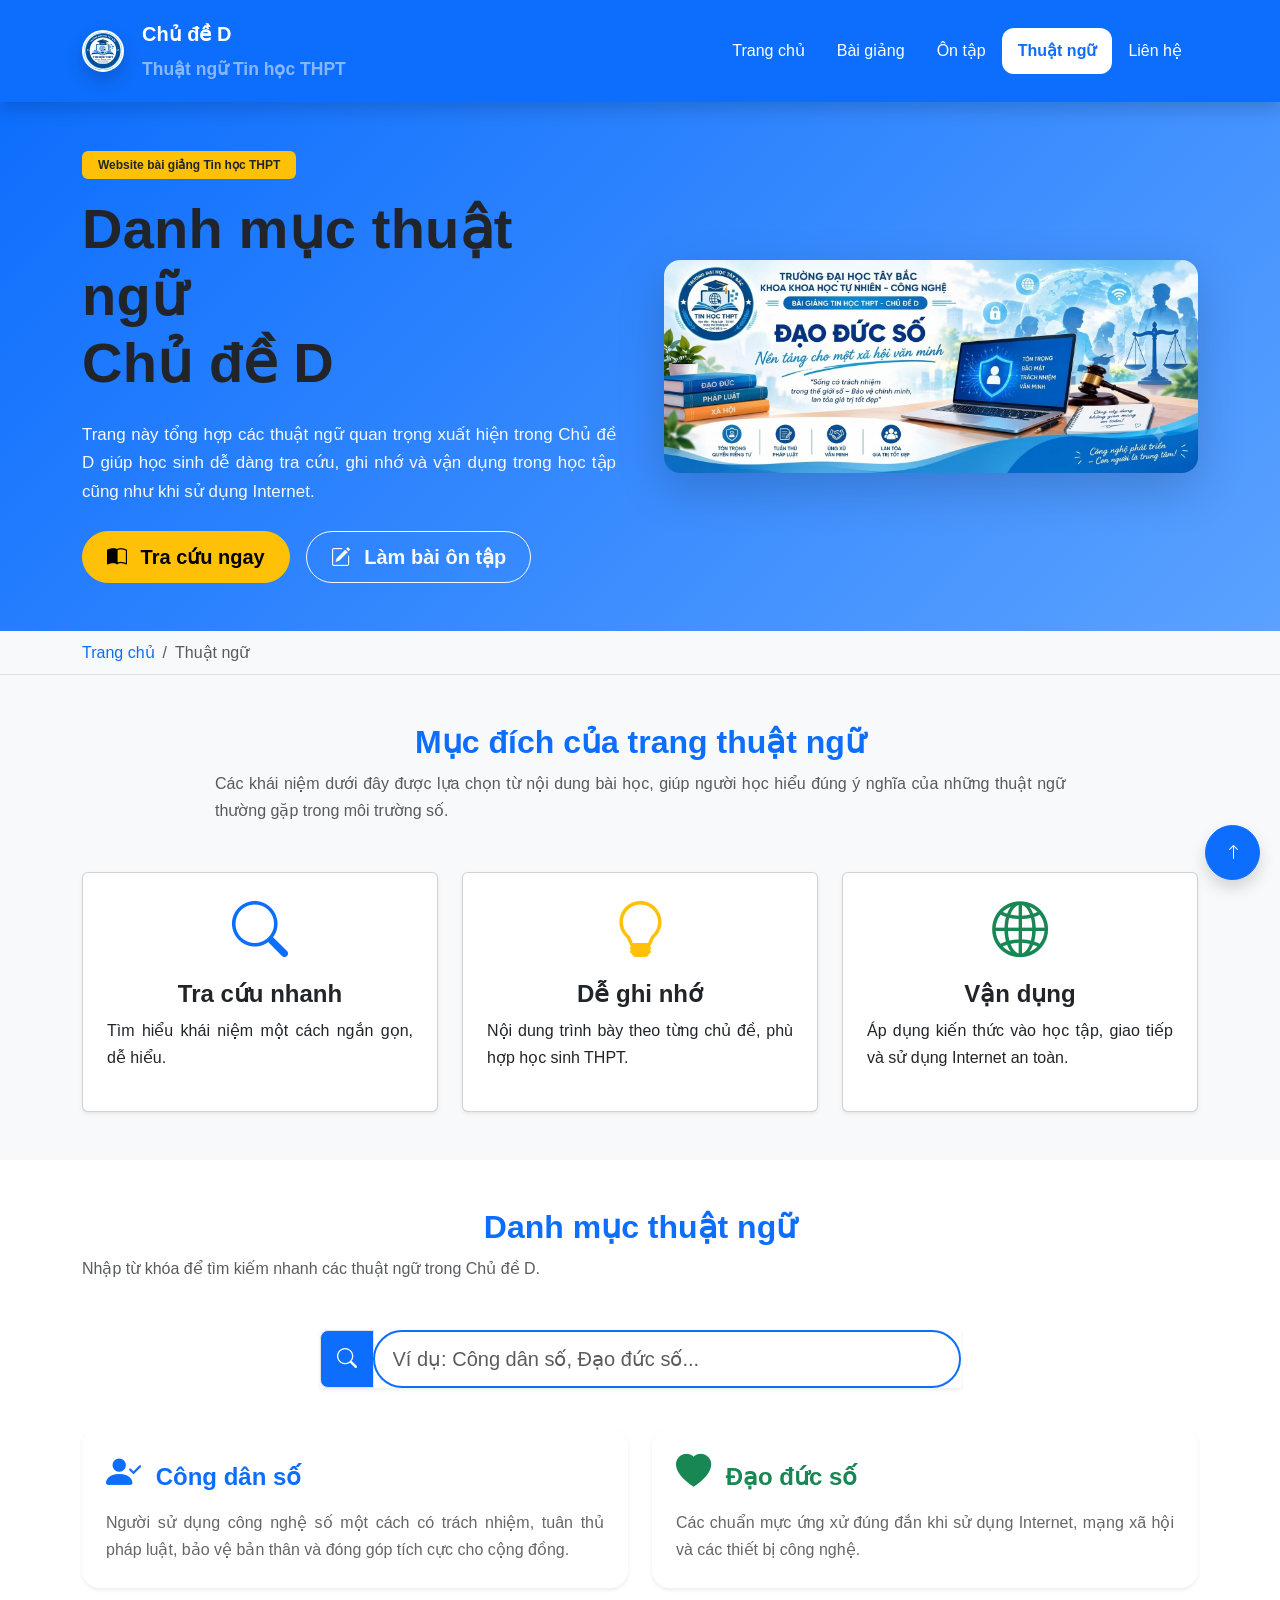
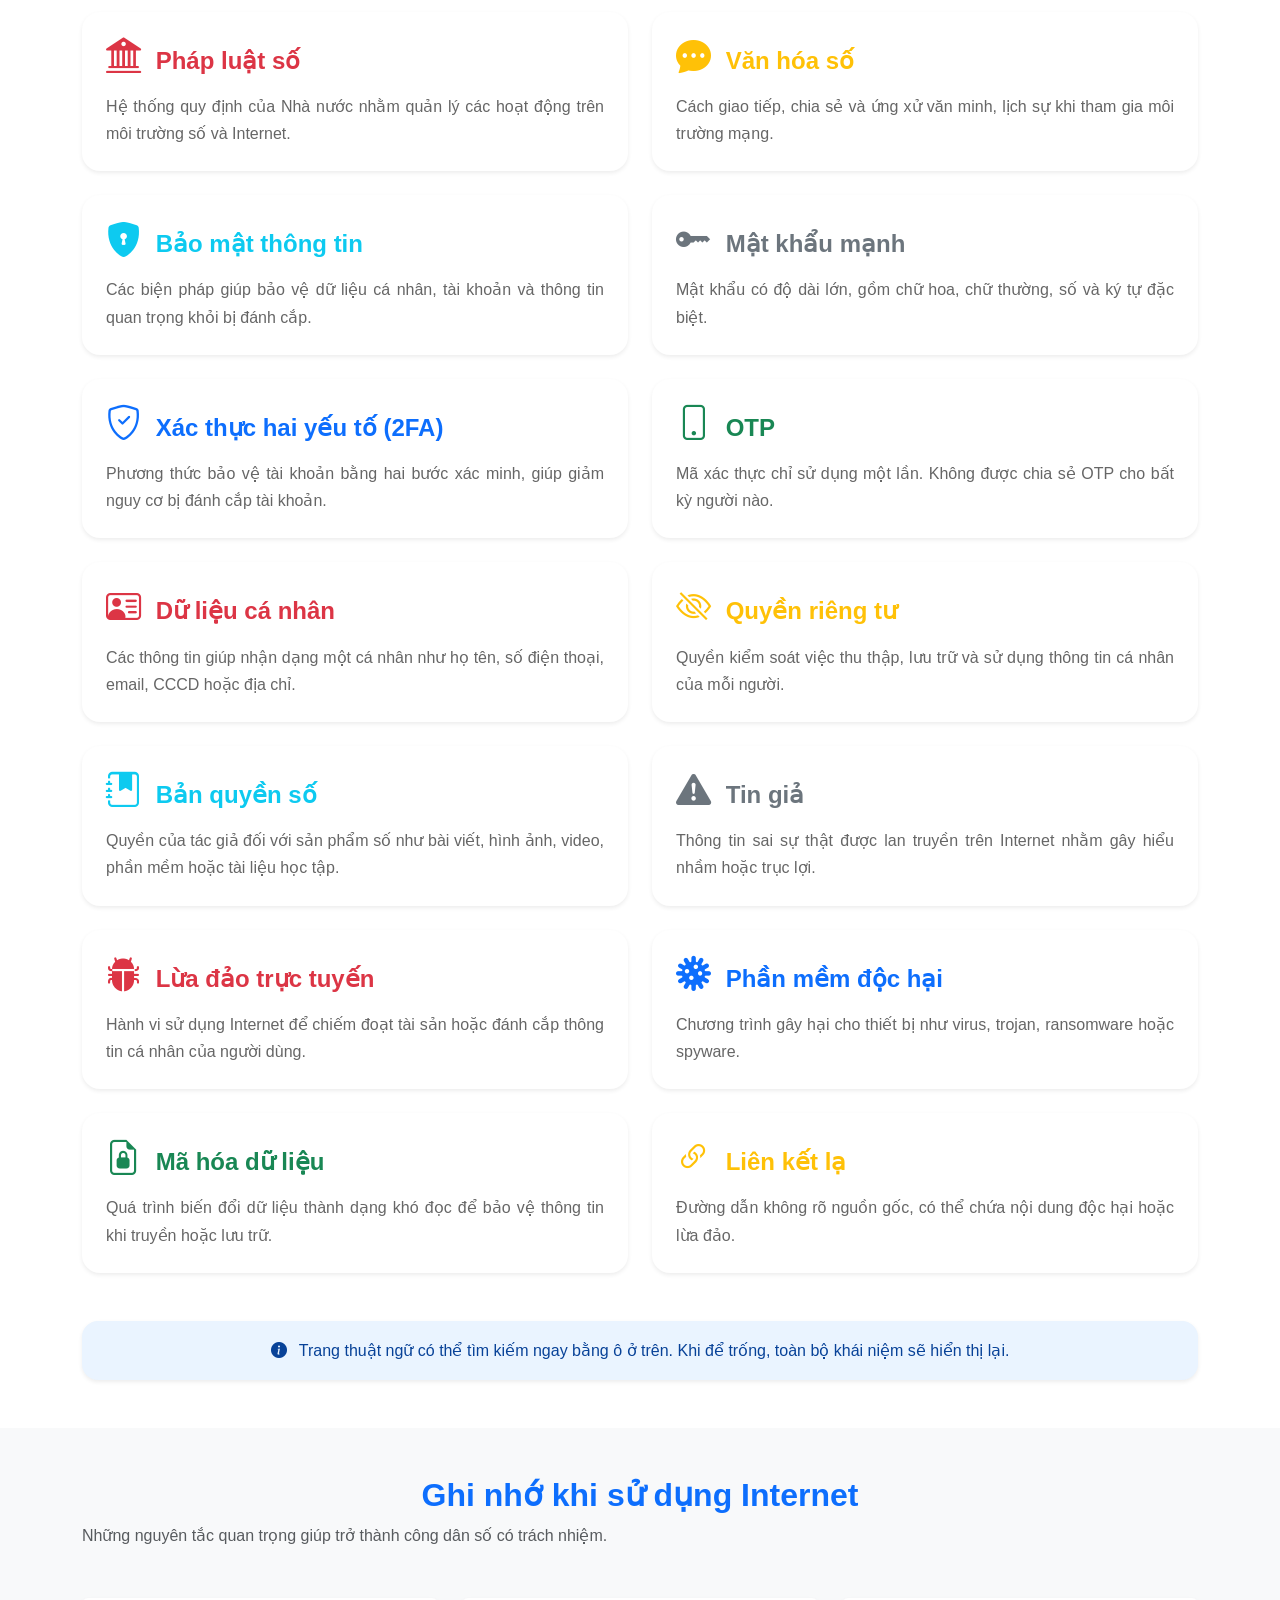
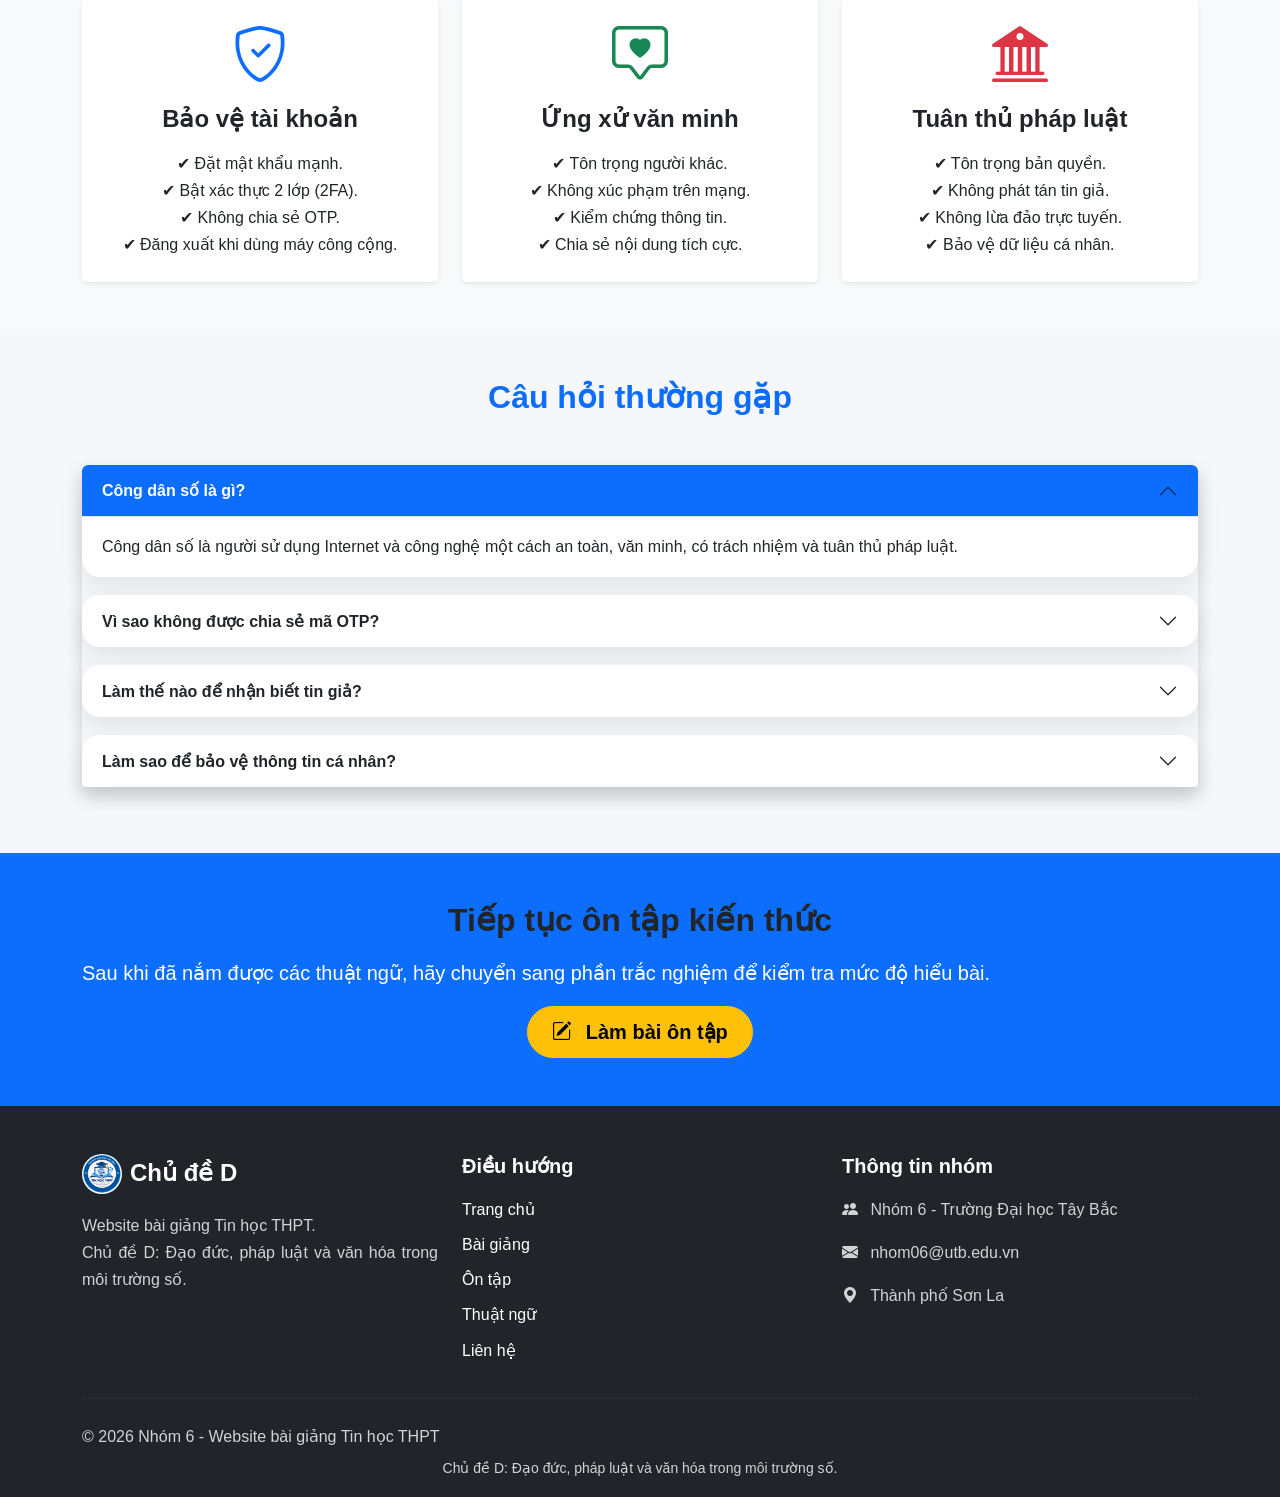
<file: glossary.html>
<!DOCTYPE html>
<html lang="vi">
  <head>
    <meta charset="UTF-8" />
    <meta name="viewport" content="width=device-width, initial-scale=1.0" />
    <title>Thuật ngữ - Chủ đề D</title>
    <meta
      name="description"
      content="Danh mục thuật ngữ Chủ đề D - Đạo đức, pháp luật và văn hóa trong môi trường số."
    />
    <meta
      name="keywords"
      content="Tin học THPT, Chủ đề D, Thuật ngữ, Công dân số, An toàn thông tin"
    />
    <meta name="author" content="Nhóm 6 - Trường Đại học Tây Bắc" />
    <link rel="icon" href="images/logo.png" />
    <link
      href="https://cdn.jsdelivr.net/npm/bootstrap@5.3.3/dist/css/bootstrap.min.css"
      rel="stylesheet"
    />
    <link
      rel="stylesheet"
      href="https://cdn.jsdelivr.net/npm/bootstrap-icons@1.11.3/font/bootstrap-icons.min.css"
    />
    <link rel="stylesheet" href="css/style.css" />
  </head>
  <body>
    <nav
      class="navbar navbar-expand-lg navbar-dark bg-primary sticky-top shadow"
    >
      <div class="container">
        <a
          class="navbar-brand d-flex align-items-center fw-bold"
          href="index.html"
        >
          <img
            src="images/logo.png"
            width="45"
            height="45"
            class="rounded-circle me-2 border border-2 border-white"
            alt="Logo"
          />
          <div>
            <div>Chủ đề D</div>
            <small class="text-white-50">Thuật ngữ Tin học THPT</small>
          </div>
        </a>
        <button
          class="navbar-toggler"
          type="button"
          data-bs-toggle="collapse"
          data-bs-target="#menu"
          aria-controls="menu"
          aria-expanded="false"
          aria-label="Mở menu điều hướng"
        >
          <span class="navbar-toggler-icon"></span>
        </button>
        <div class="collapse navbar-collapse" id="menu">
          <ul class="navbar-nav ms-auto align-items-lg-center">
            <li class="nav-item">
              <a class="nav-link" href="index.html">Trang chủ</a>
            </li>
            <li class="nav-item">
              <a class="nav-link" href="lesson.html">Bài giảng</a>
            </li>
            <li class="nav-item">
              <a class="nav-link" href="quiz.html">Ôn tập</a>
            </li>
            <li class="nav-item">
              <a class="nav-link active" href="glossary.html">Thuật ngữ</a>
            </li>
            <li class="nav-item">
              <a class="nav-link" href="contact.html">Liên hệ</a>
            </li>
          </ul>
        </div>
      </div>
    </nav>
    <header class="hero-section text-white">
      <div class="container py-5">
        <div class="row align-items-center g-5">
          <div class="col-lg-6">
            <span class="badge bg-warning text-dark px-3 py-2 mb-3">
              Website bài giảng Tin học THPT
            </span>
            <h1 class="display-4 fw-bold mb-4">
              Danh mục thuật ngữ
              <br />
              Chủ đề D
            </h1>
            <p class="lead">
              Trang này tổng hợp các thuật ngữ quan trọng xuất hiện trong Chủ đề
              D giúp học sinh dễ dàng tra cứu, ghi nhớ và vận dụng trong học tập
              cũng như khi sử dụng Internet.
            </p>
            <div class="mt-4 d-flex flex-wrap gap-3">
              <a href="#dictionary" class="btn btn-warning btn-lg">
                <i class="bi bi-book-half me-2"></i> Tra cứu ngay
              </a>
              <a href="quiz.html" class="btn btn-outline-light btn-lg">
                <i class="bi bi-pencil-square me-2"></i> Làm bài ôn tập
              </a>
            </div>
          </div>
          <div class="col-lg-6 text-center">
            <img
              src="images/banner.jpg"
              class="img-fluid rounded-4 shadow-lg"
              alt="Thuật ngữ Chủ đề D"
            />
          </div>
        </div>
      </div>
    </header>
    <div class="bg-light border-bottom py-2">
      <div class="container">
        <nav aria-label="breadcrumb">
          <ol class="breadcrumb mb-0">
            <li class="breadcrumb-item"><a href="index.html">Trang chủ</a></li>
            <li class="breadcrumb-item active" aria-current="page">
              Thuật ngữ
            </li>
          </ol>
        </nav>
      </div>
    </div>
    <section class="py-5 bg-light">
      <div class="container">
        <div class="text-center mb-5">
          <h2 class="fw-bold text-primary">Mục đích của trang thuật ngữ</h2>
          <p class="text-muted mx-auto content-width">
            Các khái niệm dưới đây được lựa chọn từ nội dung bài học, giúp người
            học hiểu đúng ý nghĩa của những thuật ngữ thường gặp trong môi
            trường số.
          </p>
        </div>
        <div class="row g-4">
          <div class="col-md-4">
            <div class="card h-100 shadow-sm">
              <div class="card-body text-center">
                <i class="bi bi-search display-4 text-primary"></i>
                <h4 class="mt-3">Tra cứu nhanh</h4>
                <p>Tìm hiểu khái niệm một cách ngắn gọn, dễ hiểu.</p>
              </div>
            </div>
          </div>
          <div class="col-md-4">
            <div class="card h-100 shadow-sm">
              <div class="card-body text-center">
                <i class="bi bi-lightbulb display-4 text-warning"></i>
                <h4 class="mt-3">Dễ ghi nhớ</h4>
                <p>
                  Nội dung trình bày theo từng chủ đề, phù hợp học sinh THPT.
                </p>
              </div>
            </div>
          </div>
          <div class="col-md-4">
            <div class="card h-100 shadow-sm">
              <div class="card-body text-center">
                <i class="bi bi-globe2 display-4 text-success"></i>
                <h4 class="mt-3">Vận dụng</h4>
                <p>
                  Áp dụng kiến thức vào học tập, giao tiếp và sử dụng Internet
                  an toàn.
                </p>
              </div>
            </div>
          </div>
        </div>
      </div>
    </section>

    <section id="dictionary" class="py-5 bg-white">
      <div class="container">
        <div class="text-center mb-5">
          <h2 class="fw-bold text-primary">Danh mục thuật ngữ</h2>
          <p class="text-muted">
            Nhập từ khóa để tìm kiếm nhanh các thuật ngữ trong Chủ đề D.
          </p>
        </div>

        <div class="row justify-content-center mb-4">
          <div class="col-lg-7">
            <div class="input-group input-group-lg shadow-sm">
              <span class="input-group-text bg-primary text-white">
                <i class="bi bi-search"></i>
              </span>
              <input
                type="text"
                id="searchGlossary"
                class="form-control"
                placeholder="Ví dụ: Công dân số, Đạo đức số..."
              />
            </div>
            <p id="glossaryResult" class="text-center fw-bold mt-3 mb-0"></p>
          </div>
        </div>

        <div class="row g-4" id="glossaryList">
          <div class="col-lg-6 glossary-item">
            <div class="card h-100 shadow-sm border-0 glossary-card">
              <div class="card-body">
                <h4 class="text-primary">
                  <i class="bi bi-person-check-fill me-2"></i> Công dân số
                </h4>
                <p class="mb-0">
                  Người sử dụng công nghệ số một cách có trách nhiệm, tuân thủ
                  pháp luật, bảo vệ bản thân và đóng góp tích cực cho cộng đồng.
                </p>
              </div>
            </div>
          </div>

          <div class="col-lg-6 glossary-item">
            <div class="card h-100 shadow-sm border-0 glossary-card">
              <div class="card-body">
                <h4 class="text-success">
                  <i class="bi bi-heart-fill me-2"></i> Đạo đức số
                </h4>
                <p class="mb-0">
                  Các chuẩn mực ứng xử đúng đắn khi sử dụng Internet, mạng xã
                  hội và các thiết bị công nghệ.
                </p>
              </div>
            </div>
          </div>

          <div class="col-lg-6 glossary-item">
            <div class="card h-100 shadow-sm border-0 glossary-card">
              <div class="card-body">
                <h4 class="text-danger">
                  <i class="bi bi-bank2 me-2"></i> Pháp luật số
                </h4>
                <p class="mb-0">
                  Hệ thống quy định của Nhà nước nhằm quản lý các hoạt động trên
                  môi trường số và Internet.
                </p>
              </div>
            </div>
          </div>

          <div class="col-lg-6 glossary-item">
            <div class="card h-100 shadow-sm border-0 glossary-card">
              <div class="card-body">
                <h4 class="text-warning">
                  <i class="bi bi-chat-dots-fill me-2"></i> Văn hóa số
                </h4>
                <p class="mb-0">
                  Cách giao tiếp, chia sẻ và ứng xử văn minh, lịch sự khi tham
                  gia môi trường mạng.
                </p>
              </div>
            </div>
          </div>

          <div class="col-lg-6 glossary-item">
            <div class="card h-100 shadow-sm border-0 glossary-card">
              <div class="card-body">
                <h4 class="text-info">
                  <i class="bi bi-shield-lock-fill me-2"></i> Bảo mật thông tin
                </h4>
                <p class="mb-0">
                  Các biện pháp giúp bảo vệ dữ liệu cá nhân, tài khoản và thông
                  tin quan trọng khỏi bị đánh cắp.
                </p>
              </div>
            </div>
          </div>

          <div class="col-lg-6 glossary-item">
            <div class="card h-100 shadow-sm border-0 glossary-card">
              <div class="card-body">
                <h4 class="text-secondary">
                  <i class="bi bi-key-fill me-2"></i> Mật khẩu mạnh
                </h4>
                <p class="mb-0">
                  Mật khẩu có độ dài lớn, gồm chữ hoa, chữ thường, số và ký tự
                  đặc biệt.
                </p>
              </div>
            </div>
          </div>

          <div class="col-lg-6 glossary-item">
            <div class="card h-100 shadow-sm border-0 glossary-card">
              <div class="card-body">
                <h4 class="text-primary">
                  <i class="bi bi-shield-check me-2"></i> Xác thực hai yếu tố
                  (2FA)
                </h4>
                <p class="mb-0">
                  Phương thức bảo vệ tài khoản bằng hai bước xác minh, giúp giảm
                  nguy cơ bị đánh cắp tài khoản.
                </p>
              </div>
            </div>
          </div>

          <div class="col-lg-6 glossary-item">
            <div class="card h-100 shadow-sm border-0 glossary-card">
              <div class="card-body">
                <h4 class="text-success">
                  <i class="bi bi-phone me-2"></i> OTP
                </h4>
                <p class="mb-0">
                  Mã xác thực chỉ sử dụng một lần. Không được chia sẻ OTP cho
                  bất kỳ người nào.
                </p>
              </div>
            </div>
          </div>

          <div class="col-lg-6 glossary-item">
            <div class="card h-100 shadow-sm border-0 glossary-card">
              <div class="card-body">
                <h4 class="text-danger">
                  <i class="bi bi-person-vcard me-2"></i> Dữ liệu cá nhân
                </h4>
                <p class="mb-0">
                  Các thông tin giúp nhận dạng một cá nhân như họ tên, số điện
                  thoại, email, CCCD hoặc địa chỉ.
                </p>
              </div>
            </div>
          </div>

          <div class="col-lg-6 glossary-item">
            <div class="card h-100 shadow-sm border-0 glossary-card">
              <div class="card-body">
                <h4 class="text-warning">
                  <i class="bi bi-eye-slash me-2"></i> Quyền riêng tư
                </h4>
                <p class="mb-0">
                  Quyền kiểm soát việc thu thập, lưu trữ và sử dụng thông tin cá
                  nhân của mỗi người.
                </p>
              </div>
            </div>
          </div>

          <div class="col-lg-6 glossary-item">
            <div class="card h-100 shadow-sm border-0 glossary-card">
              <div class="card-body">
                <h4 class="text-info">
                  <i class="bi bi-journal-bookmark-fill me-2"></i> Bản quyền số
                </h4>
                <p class="mb-0">
                  Quyền của tác giả đối với sản phẩm số như bài viết, hình ảnh,
                  video, phần mềm hoặc tài liệu học tập.
                </p>
              </div>
            </div>
          </div>

          <div class="col-lg-6 glossary-item">
            <div class="card h-100 shadow-sm border-0 glossary-card">
              <div class="card-body">
                <h4 class="text-secondary">
                  <i class="bi bi-exclamation-triangle-fill me-2"></i> Tin giả
                </h4>
                <p class="mb-0">
                  Thông tin sai sự thật được lan truyền trên Internet nhằm gây
                  hiểu nhầm hoặc trục lợi.
                </p>
              </div>
            </div>
          </div>

          <div class="col-lg-6 glossary-item">
            <div class="card h-100 shadow-sm border-0 glossary-card">
              <div class="card-body">
                <h4 class="text-danger">
                  <i class="bi bi-bug-fill me-2"></i> Lừa đảo trực tuyến
                </h4>
                <p class="mb-0">
                  Hành vi sử dụng Internet để chiếm đoạt tài sản hoặc đánh cắp
                  thông tin cá nhân của người dùng.
                </p>
              </div>
            </div>
          </div>

          <div class="col-lg-6 glossary-item">
            <div class="card h-100 shadow-sm border-0 glossary-card">
              <div class="card-body">
                <h4 class="text-primary">
                  <i class="bi bi-virus me-2"></i> Phần mềm độc hại
                </h4>
                <p class="mb-0">
                  Chương trình gây hại cho thiết bị như virus, trojan,
                  ransomware hoặc spyware.
                </p>
              </div>
            </div>
          </div>

          <div class="col-lg-6 glossary-item">
            <div class="card h-100 shadow-sm border-0 glossary-card">
              <div class="card-body">
                <h4 class="text-success">
                  <i class="bi bi-file-earmark-lock2 me-2"></i> Mã hóa dữ liệu
                </h4>
                <p class="mb-0">
                  Quá trình biến đổi dữ liệu thành dạng khó đọc để bảo vệ thông
                  tin khi truyền hoặc lưu trữ.
                </p>
              </div>
            </div>
          </div>

          <div class="col-lg-6 glossary-item">
            <div class="card h-100 shadow-sm border-0 glossary-card">
              <div class="card-body">
                <h4 class="text-warning">
                  <i class="bi bi-link-45deg me-2"></i> Liên kết lạ
                </h4>
                <p class="mb-0">
                  Đường dẫn không rõ nguồn gốc, có thể chứa nội dung độc hại
                  hoặc lừa đảo.
                </p>
              </div>
            </div>
          </div>
        </div>

        <div class="text-center mt-5">
          <div class="alert alert-info shadow-sm rounded-4 mb-0">
            <i class="bi bi-info-circle-fill me-2"></i>
            Trang thuật ngữ có thể tìm kiếm ngay bằng ô ở trên. Khi để trống,
            toàn bộ khái niệm sẽ hiển thị lại.
          </div>
        </div>
      </div>
    </section>

    <section class="py-5 bg-light">
      <div class="container">
        <div class="text-center mb-5">
          <h2 class="fw-bold text-primary">Ghi nhớ khi sử dụng Internet</h2>
          <p class="text-muted">
            Những nguyên tắc quan trọng giúp trở thành công dân số có trách
            nhiệm.
          </p>
        </div>

        <div class="row g-4">
          <div class="col-md-4">
            <div class="card h-100 shadow-sm border-0">
              <div class="card-body text-center">
                <i class="bi bi-shield-check display-4 text-primary"></i>
                <h4 class="mt-3">Bảo vệ tài khoản</h4>
                <ul class="list-unstyled mt-3 mb-0">
                  <li>✔ Đặt mật khẩu mạnh.</li>
                  <li>✔ Bật xác thực 2 lớp (2FA).</li>
                  <li>✔ Không chia sẻ OTP.</li>
                  <li>✔ Đăng xuất khi dùng máy công cộng.</li>
                </ul>
              </div>
            </div>
          </div>

          <div class="col-md-4">
            <div class="card h-100 shadow-sm border-0">
              <div class="card-body text-center">
                <i class="bi bi-chat-square-heart display-4 text-success"></i>
                <h4 class="mt-3">Ứng xử văn minh</h4>
                <ul class="list-unstyled mt-3 mb-0">
                  <li>✔ Tôn trọng người khác.</li>
                  <li>✔ Không xúc phạm trên mạng.</li>
                  <li>✔ Kiểm chứng thông tin.</li>
                  <li>✔ Chia sẻ nội dung tích cực.</li>
                </ul>
              </div>
            </div>
          </div>

          <div class="col-md-4">
            <div class="card h-100 shadow-sm border-0">
              <div class="card-body text-center">
                <i class="bi bi-bank2 display-4 text-danger"></i>
                <h4 class="mt-3">Tuân thủ pháp luật</h4>
                <ul class="list-unstyled mt-3 mb-0">
                  <li>✔ Tôn trọng bản quyền.</li>
                  <li>✔ Không phát tán tin giả.</li>
                  <li>✔ Không lừa đảo trực tuyến.</li>
                  <li>✔ Bảo vệ dữ liệu cá nhân.</li>
                </ul>
              </div>
            </div>
          </div>
        </div>
      </div>
    </section>

    <section class="py-5">
      <div class="container">
        <div class="text-center mb-5">
          <h2 class="fw-bold text-primary">Câu hỏi thường gặp</h2>
        </div>

        <div class="accordion shadow" id="faqGlossary">
          <div class="accordion-item">
            <h2 class="accordion-header">
              <button
                class="accordion-button"
                data-bs-toggle="collapse"
                data-bs-target="#g1"
              >
                Công dân số là gì?
              </button>
            </h2>
            <div
              id="g1"
              class="accordion-collapse collapse show"
              data-bs-parent="#faqGlossary"
            >
              <div class="accordion-body">
                Công dân số là người sử dụng Internet và công nghệ một cách an
                toàn, văn minh, có trách nhiệm và tuân thủ pháp luật.
              </div>
            </div>
          </div>

          <div class="accordion-item">
            <h2 class="accordion-header">
              <button
                class="accordion-button collapsed"
                data-bs-toggle="collapse"
                data-bs-target="#g2"
              >
                Vì sao không được chia sẻ mã OTP?
              </button>
            </h2>
            <div
              id="g2"
              class="accordion-collapse collapse"
              data-bs-parent="#faqGlossary"
            >
              <div class="accordion-body">
                OTP là mã xác thực bảo vệ tài khoản. Nếu chia sẻ OTP, người khác
                có thể chiếm quyền truy cập tài khoản.
              </div>
            </div>
          </div>

          <div class="accordion-item">
            <h2 class="accordion-header">
              <button
                class="accordion-button collapsed"
                data-bs-toggle="collapse"
                data-bs-target="#g3"
              >
                Làm thế nào để nhận biết tin giả?
              </button>
            </h2>
            <div
              id="g3"
              class="accordion-collapse collapse"
              data-bs-parent="#faqGlossary"
            >
              <div class="accordion-body">
                Hãy kiểm tra nguồn tin, đối chiếu với các trang chính thống, xem
                thời gian đăng và không chia sẻ khi chưa xác minh.
              </div>
            </div>
          </div>

          <div class="accordion-item">
            <h2 class="accordion-header">
              <button
                class="accordion-button collapsed"
                data-bs-toggle="collapse"
                data-bs-target="#g4"
              >
                Làm sao để bảo vệ thông tin cá nhân?
              </button>
            </h2>
            <div
              id="g4"
              class="accordion-collapse collapse"
              data-bs-parent="#faqGlossary"
            >
              <div class="accordion-body">
                Không công khai thông tin nhạy cảm, đặt mật khẩu mạnh, bật 2FA
                và không truy cập các website không an toàn.
              </div>
            </div>
          </div>
        </div>
      </div>
    </section>

    <section class="py-5 bg-primary text-white text-center">
      <div class="container">
        <h2 class="fw-bold">Tiếp tục ôn tập kiến thức</h2>
        <p class="lead mt-3">
          Sau khi đã nắm được các thuật ngữ, hãy chuyển sang phần trắc nghiệm để
          kiểm tra mức độ hiểu bài.
        </p>
        <a href="quiz.html" class="btn btn-warning btn-lg">
          <i class="bi bi-pencil-square me-2"></i> Làm bài ôn tập
        </a>
      </div>
    </section>

    <footer class="bg-dark text-white pt-5 pb-3">
      <div class="container">
        <div class="row gy-4">
          <div class="col-lg-4">
            <h4 class="fw-bold d-flex align-items-center gap-2">
              <img
                src="images/logo.png"
                width="40"
                height="40"
                class="rounded-circle"
                alt="Logo"
              />
              Chủ đề D
            </h4>
            <p class="mt-3">
              Website bài giảng Tin học THPT.<br />
              Chủ đề D: Đạo đức, pháp luật và văn hóa trong môi trường số.
            </p>
          </div>

          <div class="col-lg-4">
            <h5 class="fw-bold">Điều hướng</h5>
            <ul class="list-unstyled mt-3">
              <li class="mb-2">
                <a href="index.html" class="text-white text-decoration-none"
                  >Trang chủ</a
                >
              </li>
              <li class="mb-2">
                <a href="lesson.html" class="text-white text-decoration-none"
                  >Bài giảng</a
                >
              </li>
              <li class="mb-2">
                <a href="quiz.html" class="text-white text-decoration-none"
                  >Ôn tập</a
                >
              </li>
              <li class="mb-2">
                <a href="glossary.html" class="text-white text-decoration-none"
                  >Thuật ngữ</a
                >
              </li>
              <li>
                <a href="contact.html" class="text-white text-decoration-none"
                  >Liên hệ</a
                >
              </li>
            </ul>
          </div>

          <div class="col-lg-4">
            <h5 class="fw-bold">Thông tin nhóm</h5>
            <p class="mt-3">
              <i class="bi bi-people-fill me-2"></i>
              Nhóm 6 - Trường Đại học Tây Bắc
            </p>
            <p>
              <i class="bi bi-envelope-fill me-2"></i>
              nhom06@utb.edu.vn
            </p>
            <p>
              <i class="bi bi-geo-alt-fill me-2"></i>
              Thành phố Sơn La
            </p>
          </div>
        </div>

        <hr class="my-4" />
        <div class="text-center">
          <p class="mb-1">© 2026 Nhóm 6 - Website bài giảng Tin học THPT</p>
          <small
            >Chủ đề D: Đạo đức, pháp luật và văn hóa trong môi trường số.</small
          >
        </div>
      </div>
    </footer>

    <button
      id="topBtn"
      class="btn btn-primary rounded-circle d-flex align-items-center justify-content-center shadow"
      aria-label="Cuộn lên đầu trang"
      style="
        display: none;
        position: fixed;
        bottom: 20px;
        right: 20px;
        width: 55px;
        height: 55px;
        z-index: 999;
      "
    >
      <i class="bi bi-arrow-up"></i>
    </button>

    <script src="https://cdn.jsdelivr.net/npm/bootstrap@5.3.3/dist/js/bootstrap.bundle.min.js"></script>
    <script src="https://code.jquery.com/jquery-3.7.1.min.js"></script>
    <script src="js/script.js"></script>
  </body>
</html>
</file>
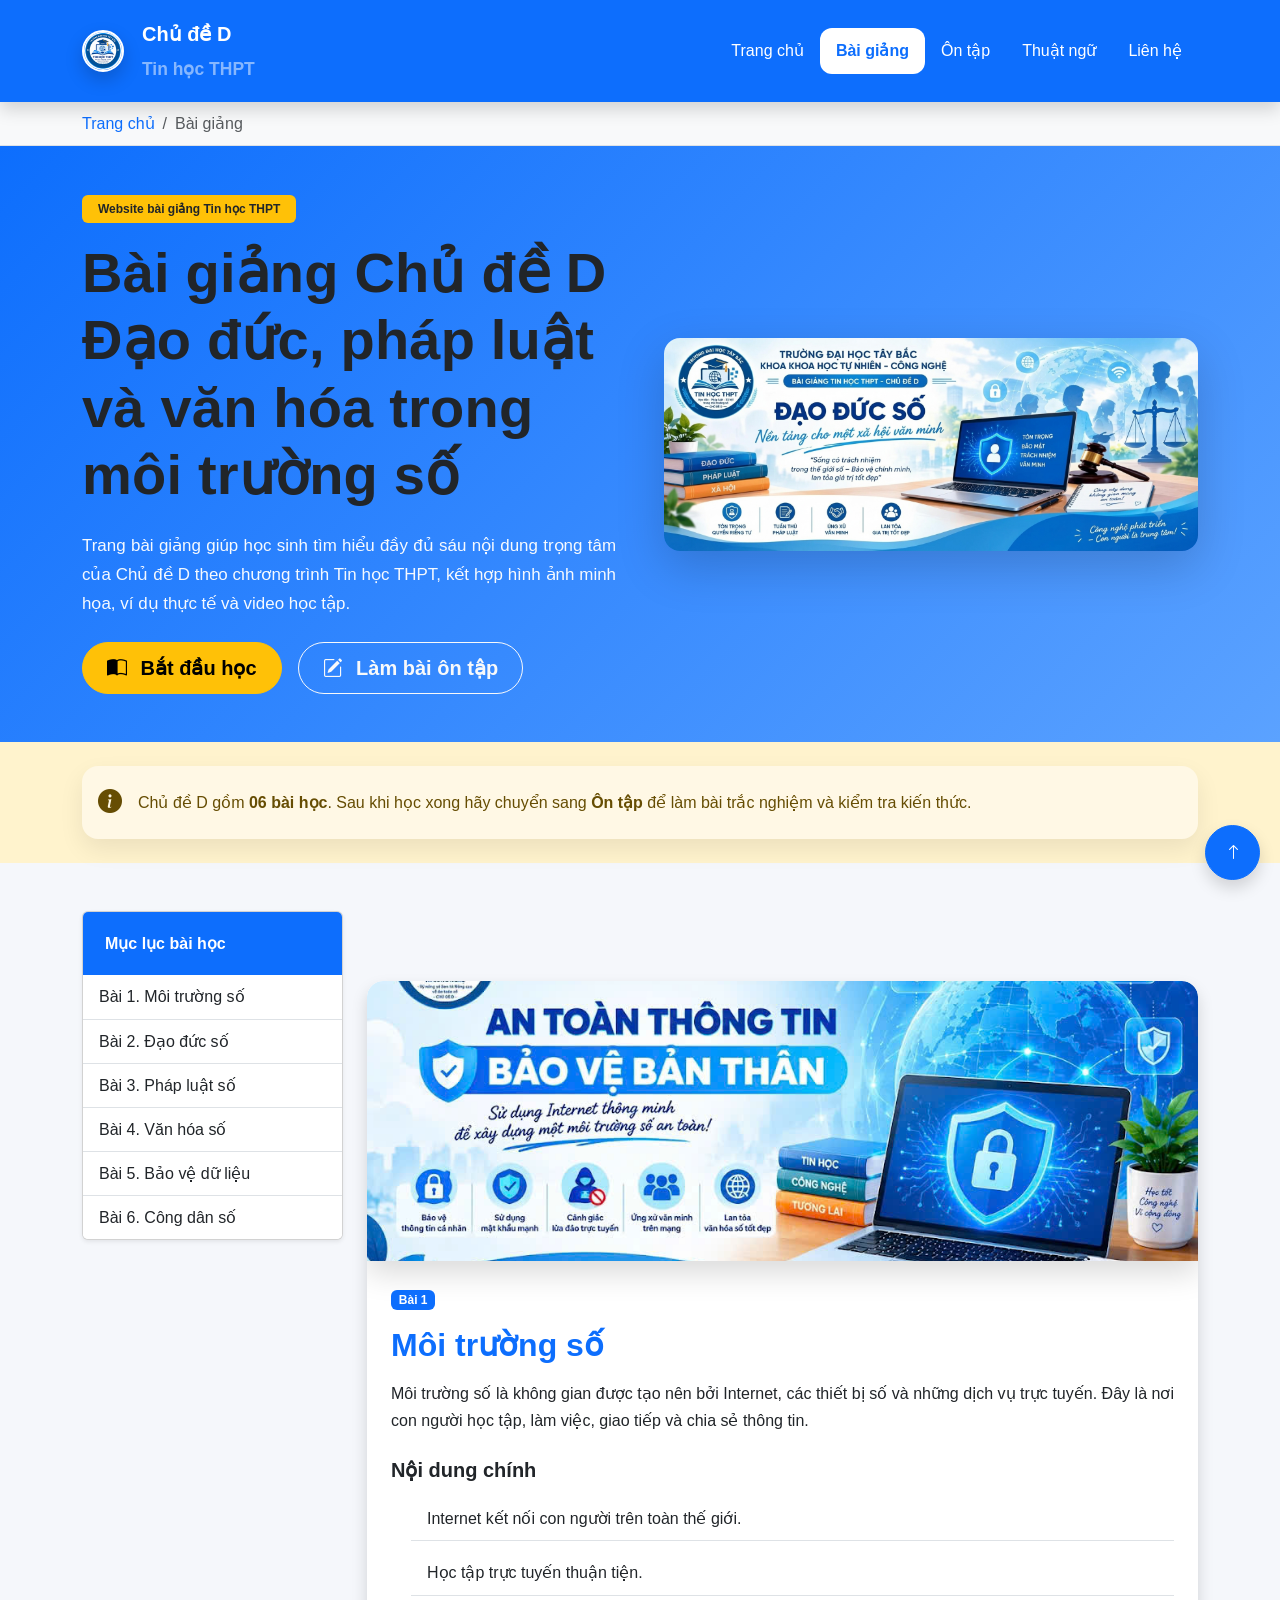
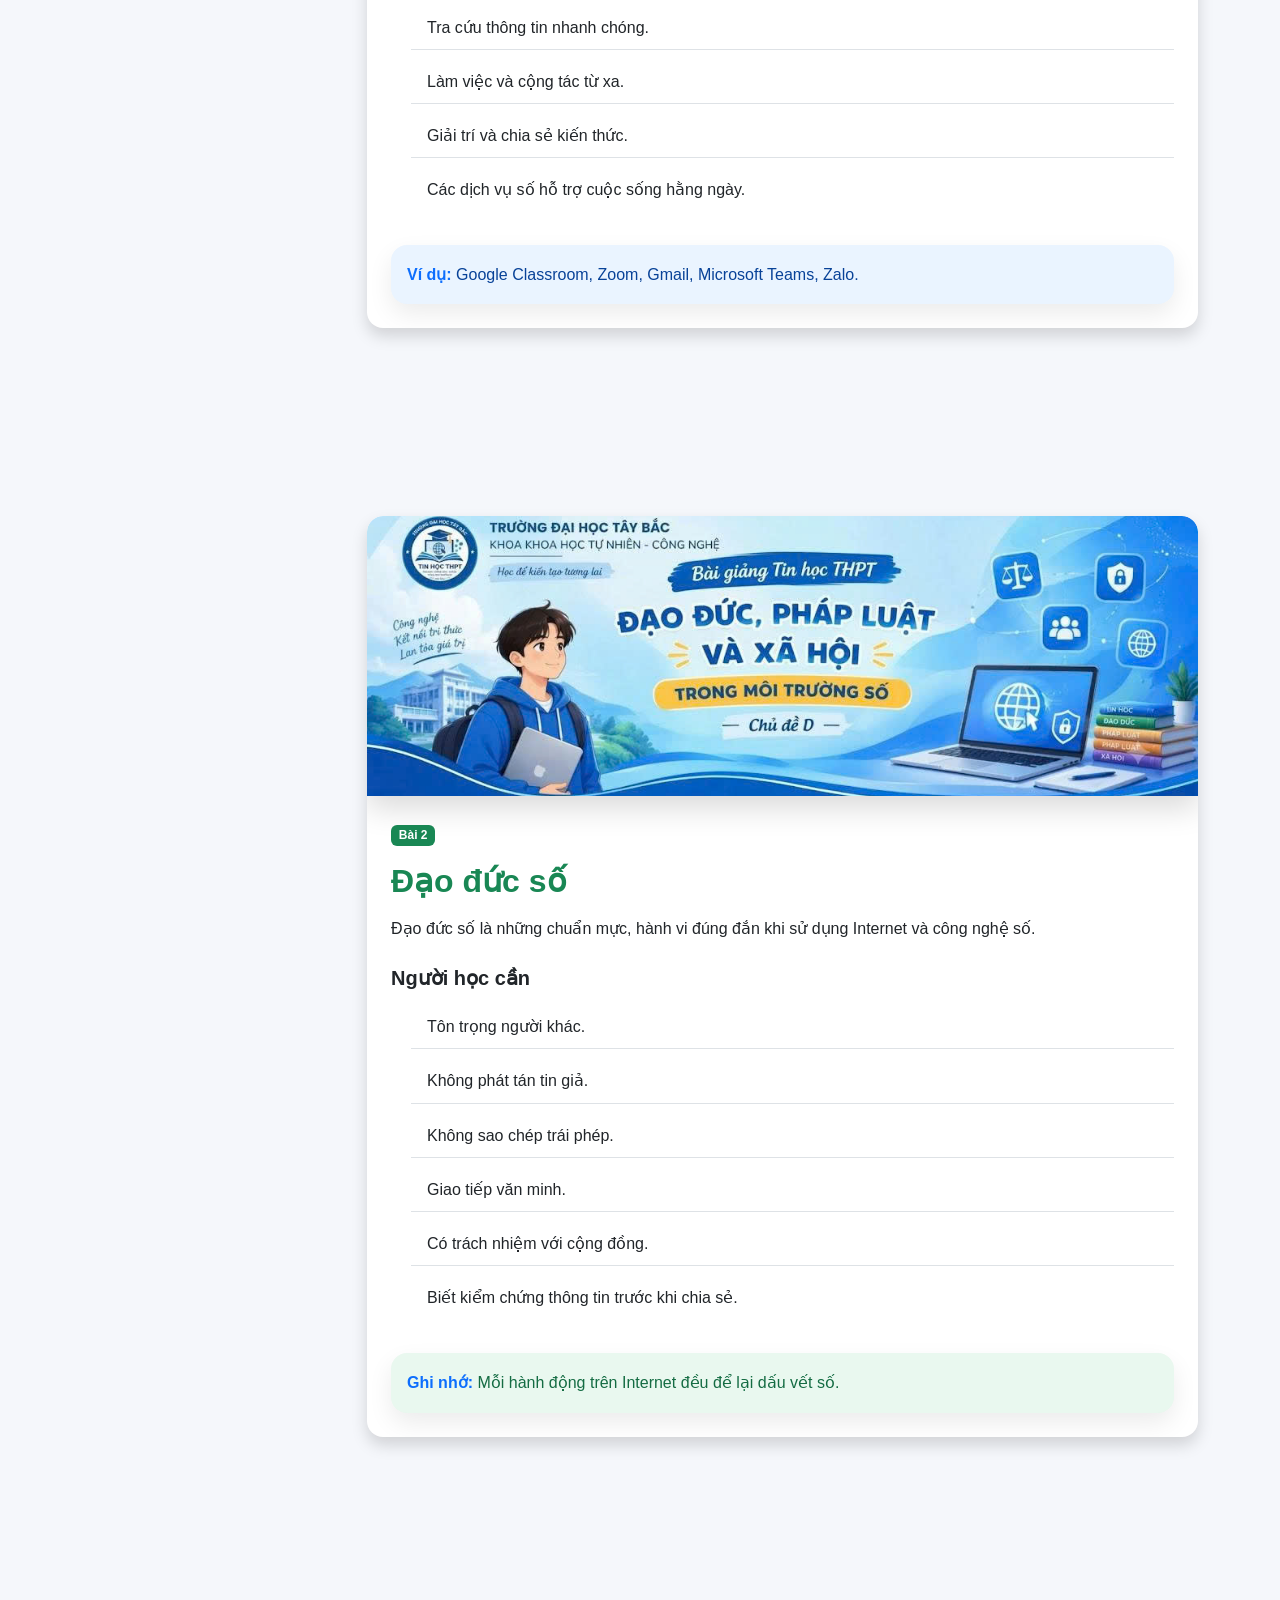
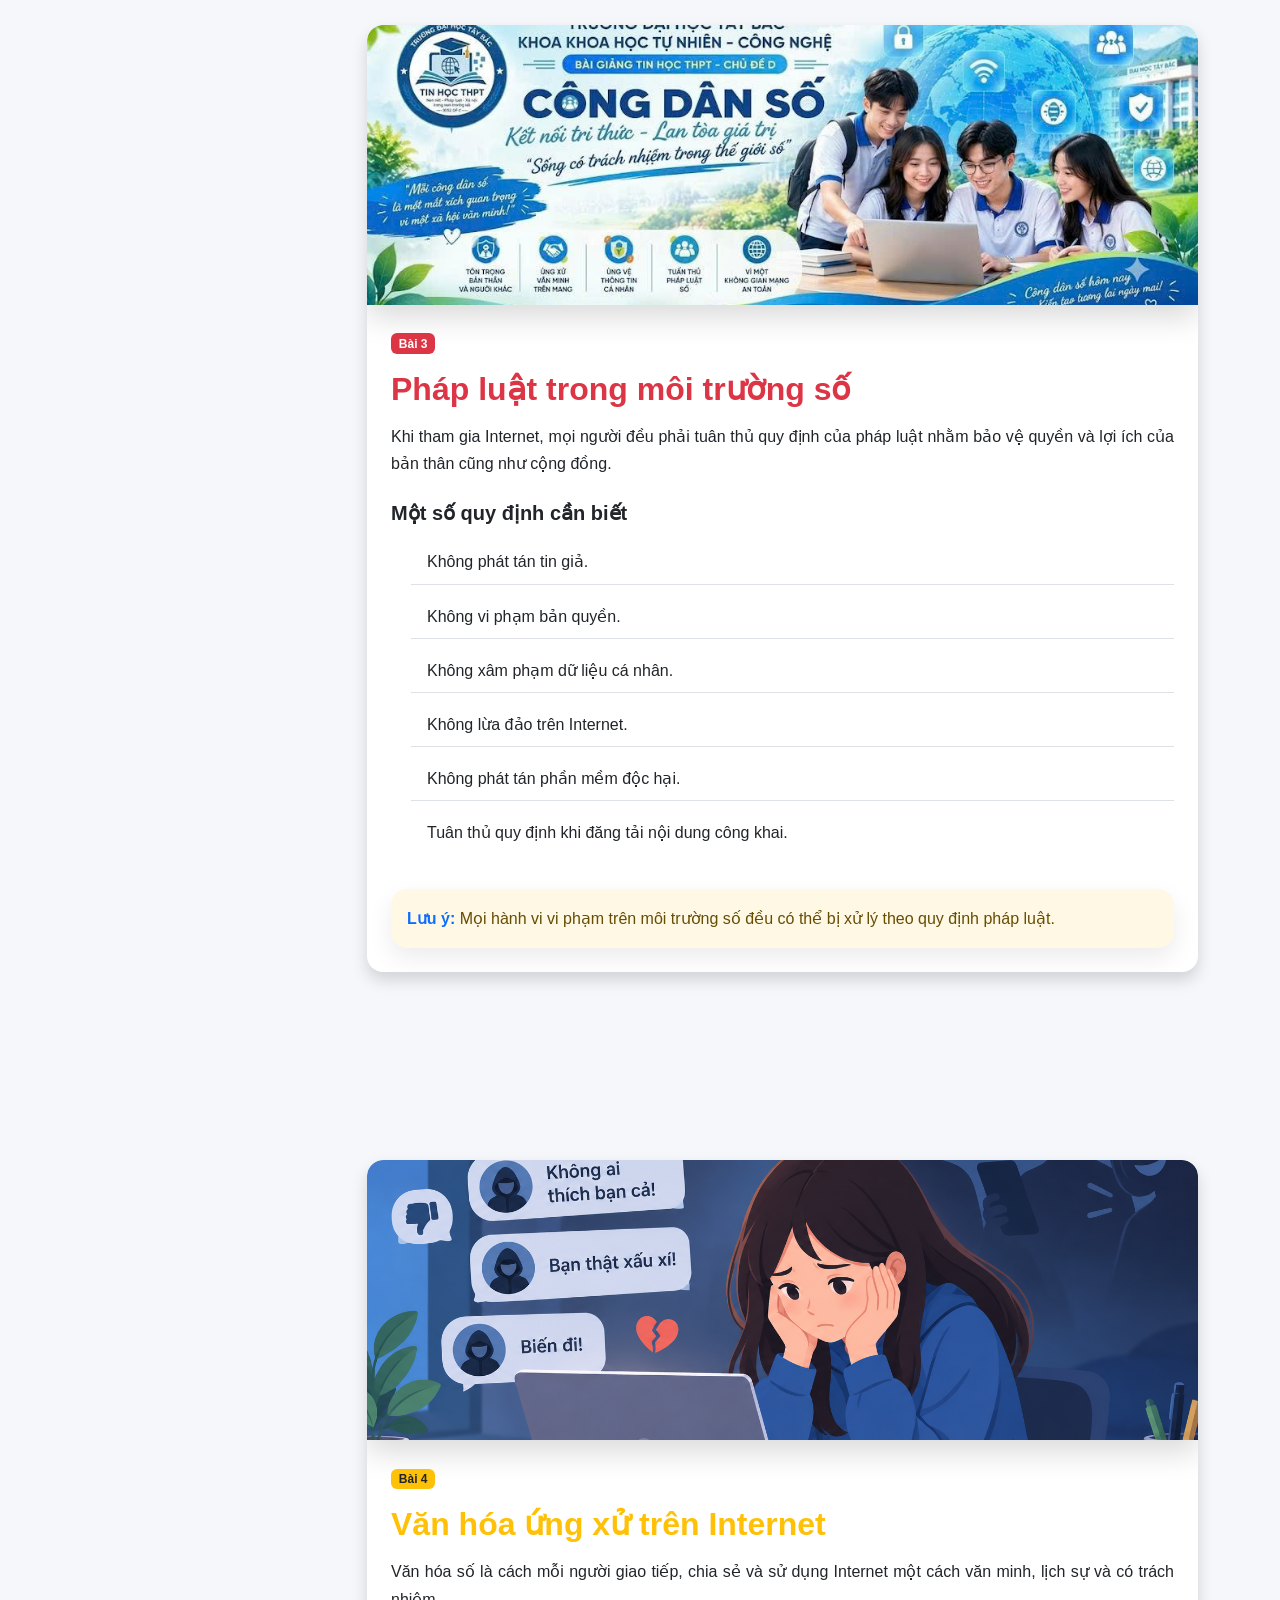
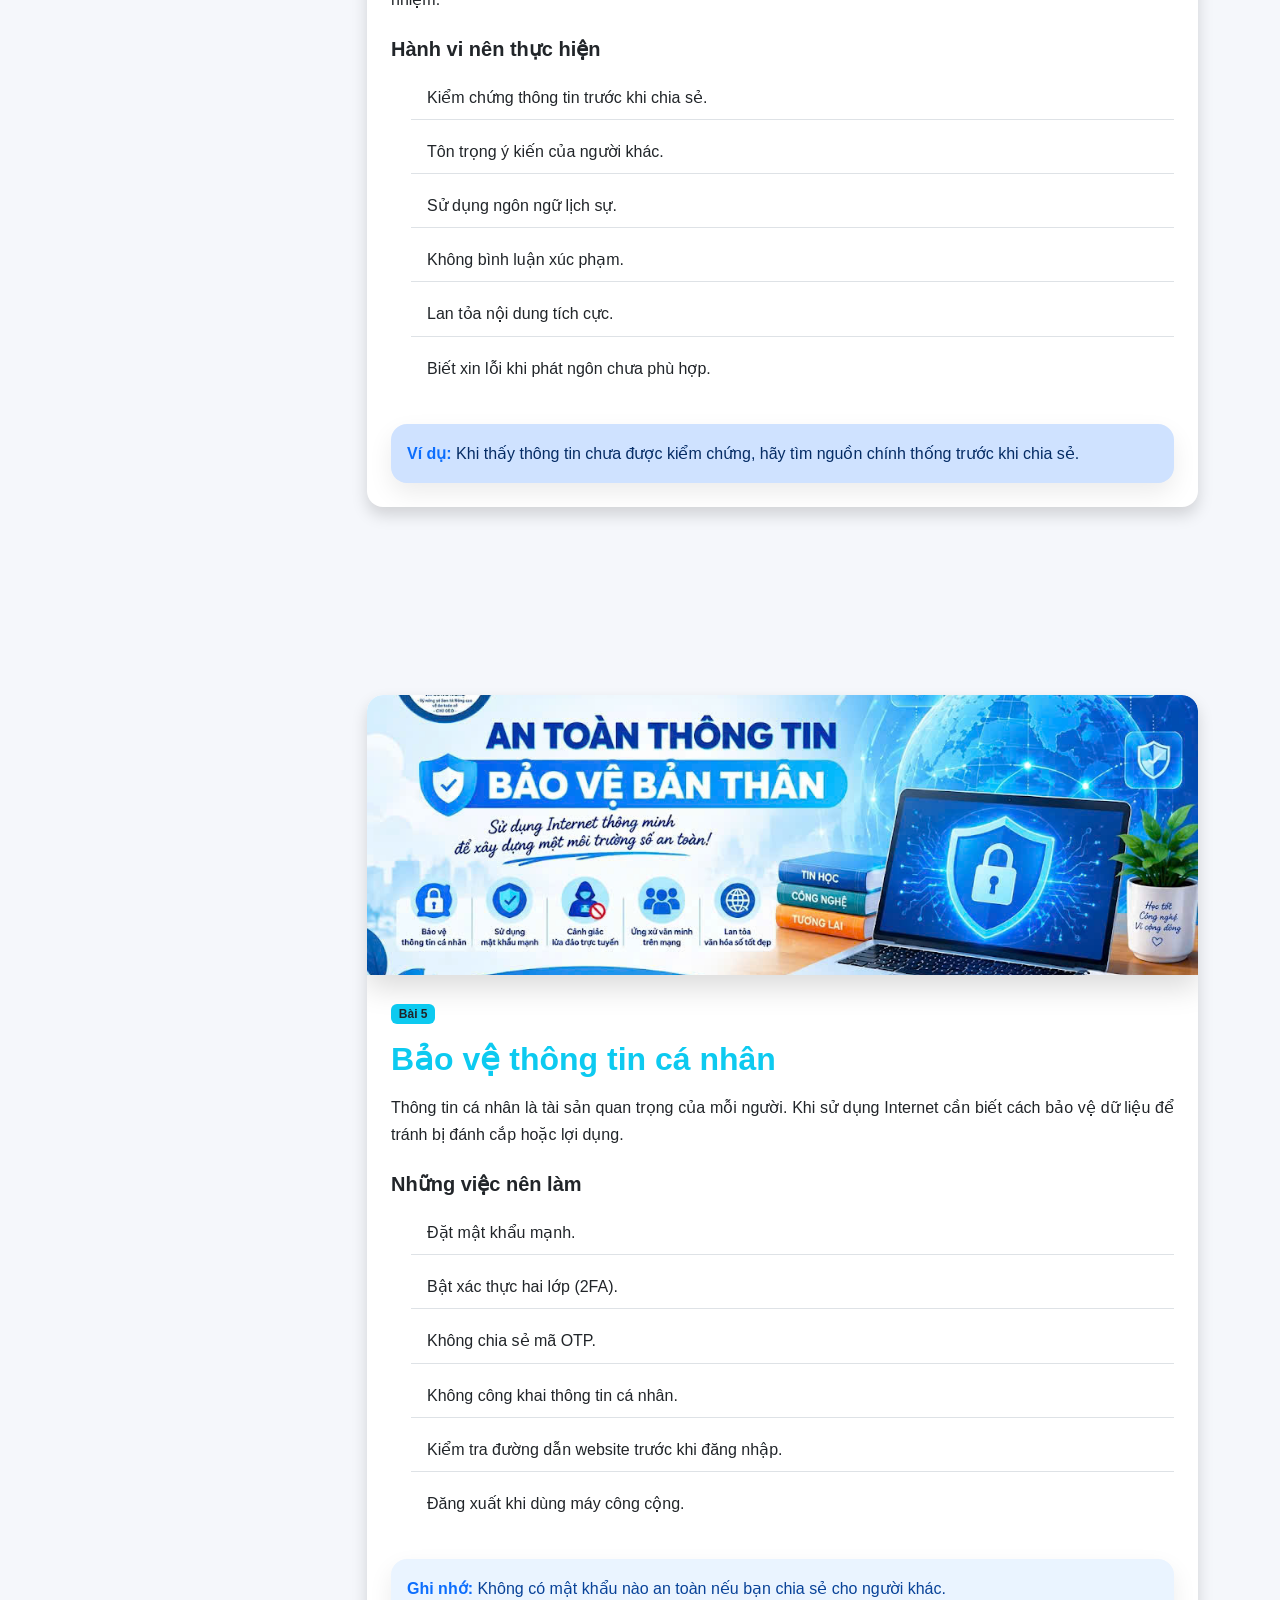
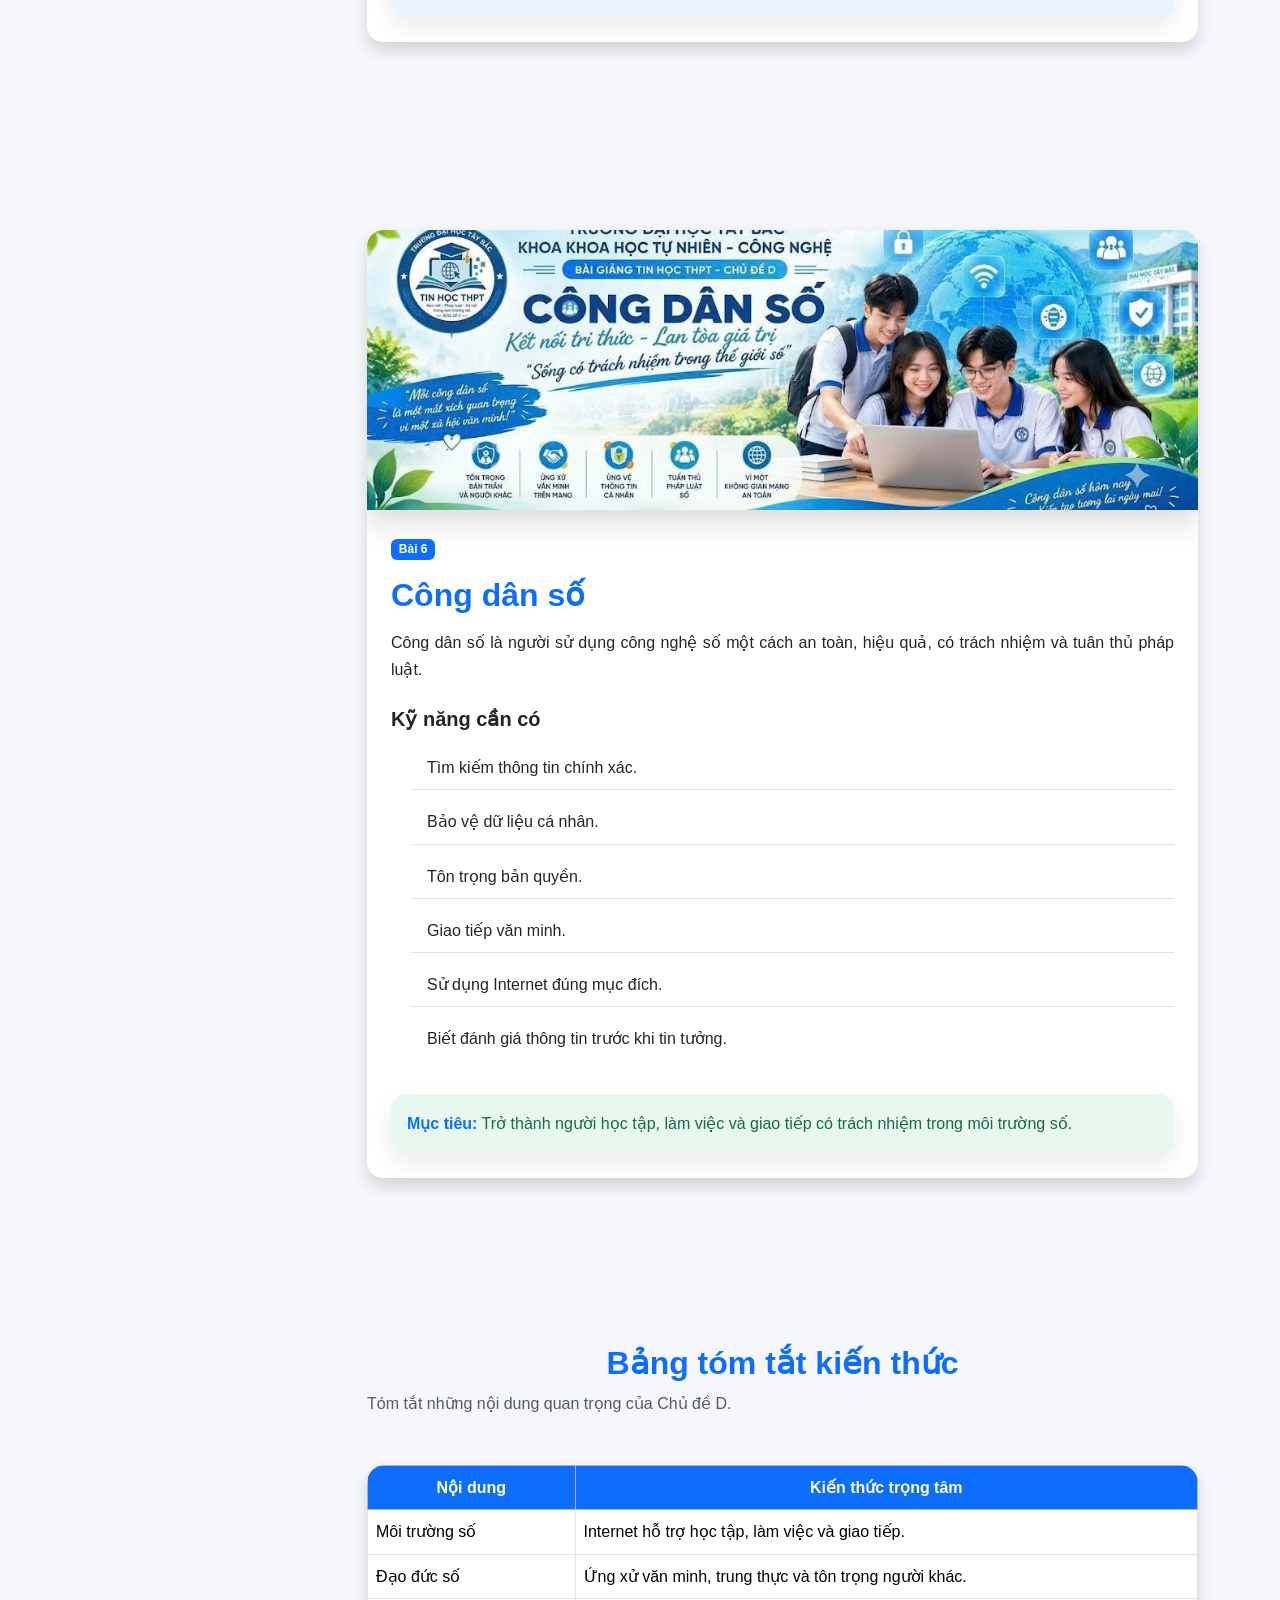
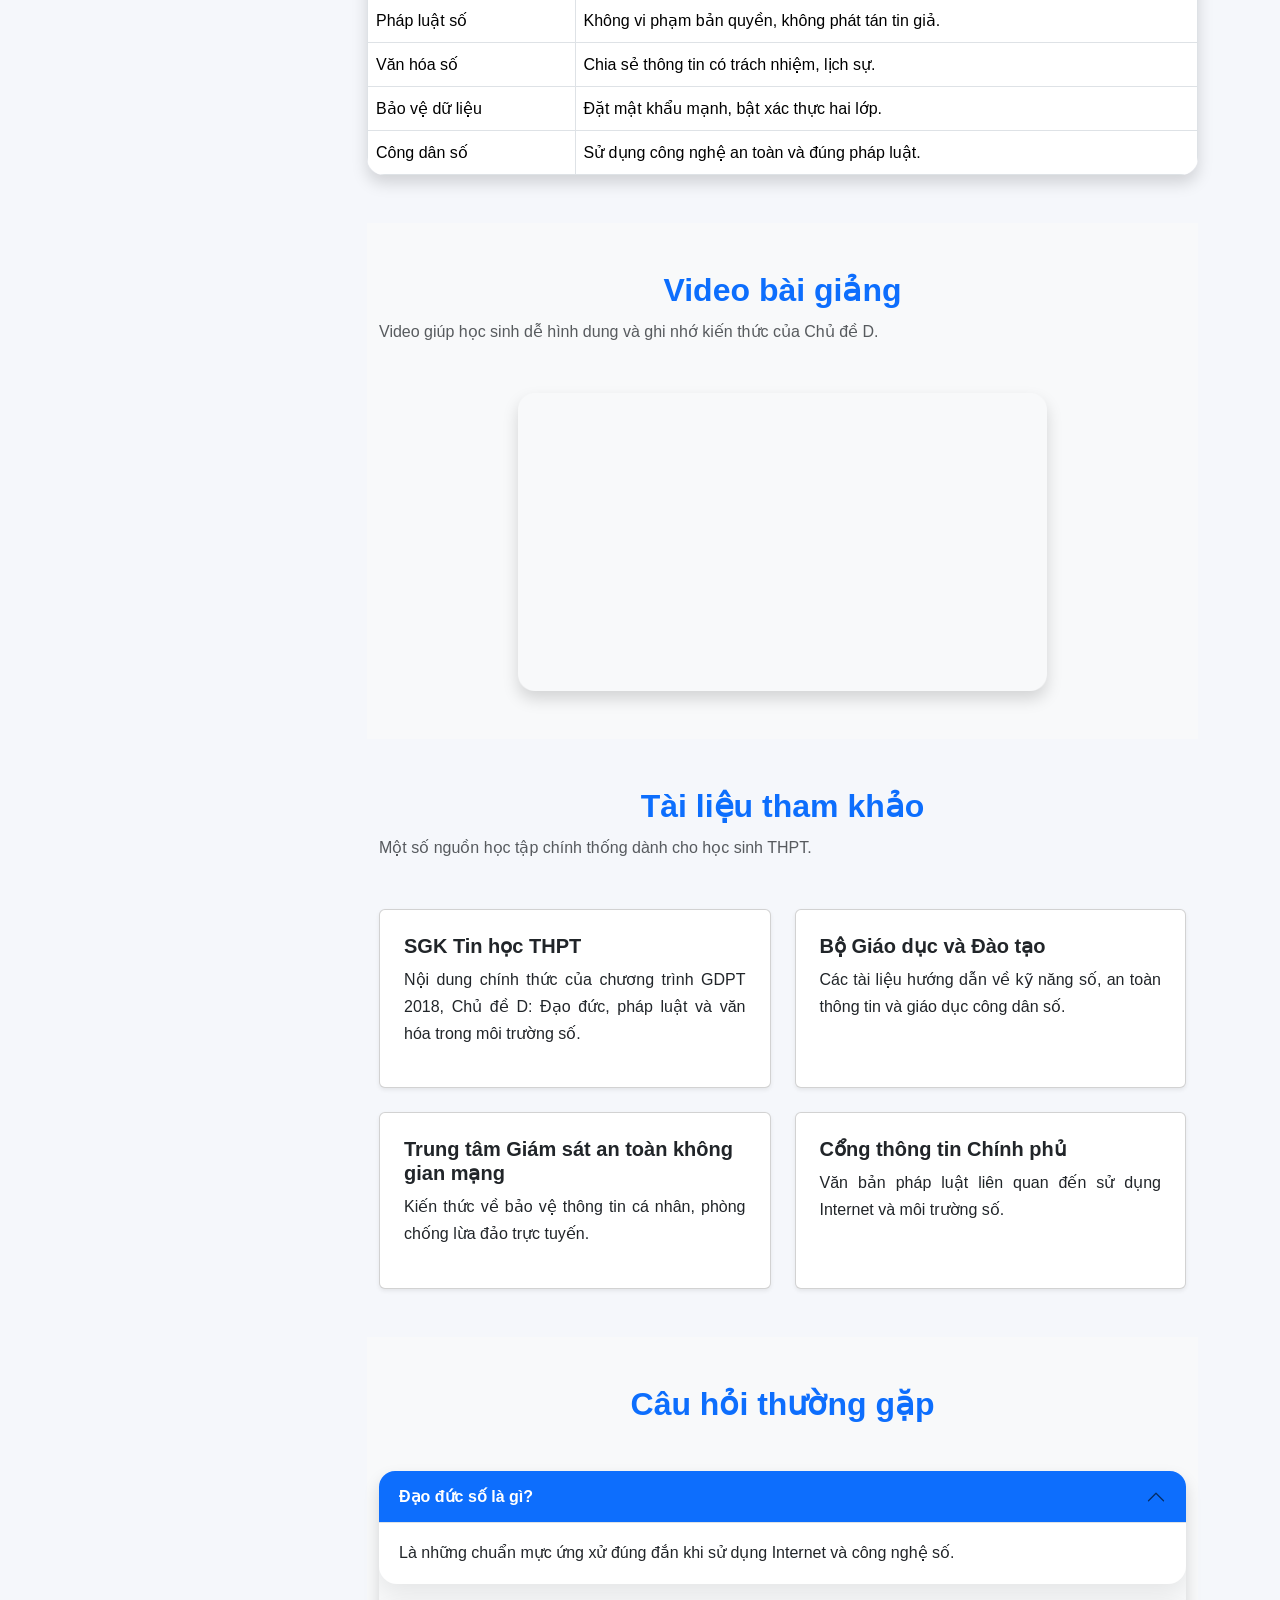
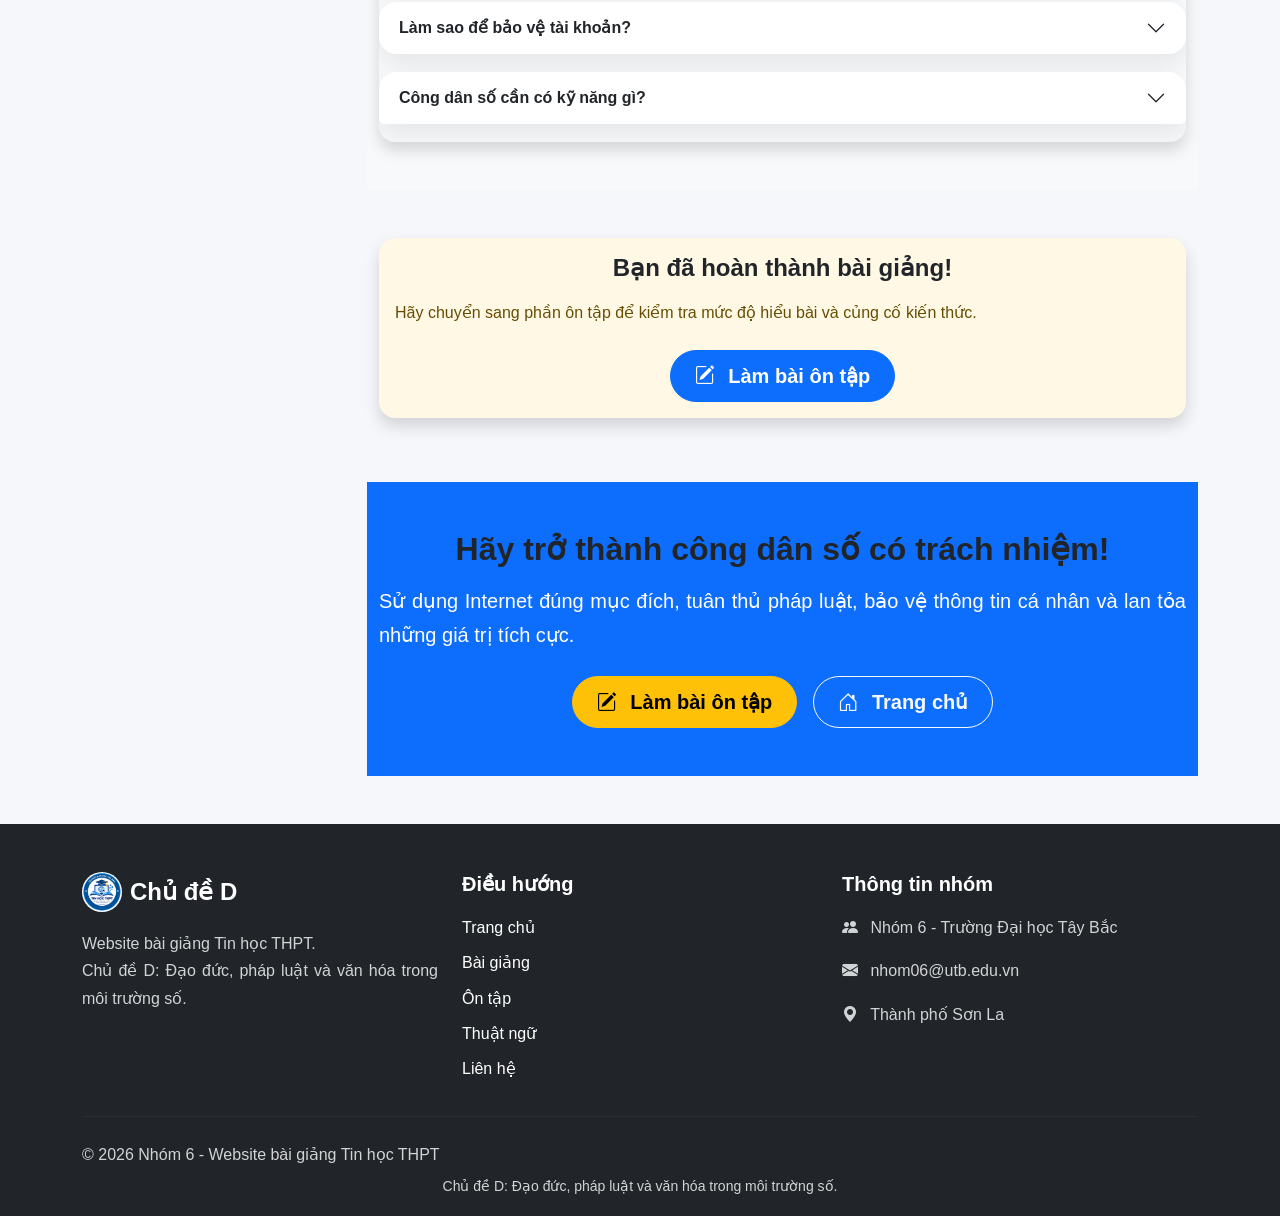
<file: lesson.html>
<!DOCTYPE html>
<html lang="vi">
  <head>
    <meta charset="UTF-8" />
    <meta name="viewport" content="width=device-width, initial-scale=1.0" />

    <title>Bài giảng - Chủ đề D | Tin học THPT</title>

    <meta
      name="description"
      content="Bài giảng Chủ đề D: Đạo đức, pháp luật và văn hóa trong môi trường số."
    />
    <meta
      name="keywords"
      content="Tin học THPT, Chủ đề D, Đạo đức số, Pháp luật số, Văn hóa số"
    />
    <meta name="author" content="Nhóm 6 - Trường Đại học Tây Bắc" />
    <meta name="theme-color" content="#0d6efd" />

    <link rel="icon" href="images/logo.png" />
    <link
      href="https://cdn.jsdelivr.net/npm/bootstrap@5.3.3/dist/css/bootstrap.min.css"
      rel="stylesheet"
    />
    <link
      rel="stylesheet"
      href="https://cdn.jsdelivr.net/npm/bootstrap-icons@1.11.3/font/bootstrap-icons.min.css"
    />
    <link rel="stylesheet" href="css/style.css" />
  </head>

  <body>
    <nav
      class="navbar navbar-expand-lg navbar-dark bg-primary shadow sticky-top"
    >
      <div class="container">
        <a
          class="navbar-brand d-flex align-items-center fw-bold"
          href="index.html"
        >
          <img
            src="images/logo.png"
            alt="Logo"
            width="42"
            height="42"
            class="rounded-circle me-2 border border-2 border-white"
          />
          <div>
            <span class="d-block">Chủ đề D</span>
            <small class="text-white-50">Tin học THPT</small>
          </div>
        </a>

        <button
          class="navbar-toggler"
          type="button"
          data-bs-toggle="collapse"
          data-bs-target="#menu"
          aria-controls="menu"
          aria-expanded="false"
          aria-label="Mở menu điều hướng"
        >
          <span class="navbar-toggler-icon"></span>
        </button>

        <div class="collapse navbar-collapse" id="menu">
          <ul class="navbar-nav ms-auto align-items-lg-center">
            <li class="nav-item">
              <a class="nav-link" href="index.html">Trang chủ</a>
            </li>
            <li class="nav-item">
              <a class="nav-link active" href="lesson.html">Bài giảng</a>
            </li>
            <li class="nav-item">
              <a class="nav-link" href="quiz.html">Ôn tập</a>
            </li>
            <li class="nav-item">
              <a class="nav-link" href="glossary.html">Thuật ngữ</a>
            </li>
            <li class="nav-item">
              <a class="nav-link" href="contact.html">Liên hệ</a>
            </li>
          </ul>
        </div>
      </div>
    </nav>

    <div class="bg-light border-bottom py-2">
      <div class="container">
        <nav aria-label="breadcrumb">
          <ol class="breadcrumb mb-0">
            <li class="breadcrumb-item"><a href="index.html">Trang chủ</a></li>
            <li class="breadcrumb-item active" aria-current="page">
              Bài giảng
            </li>
          </ol>
        </nav>
      </div>
    </div>

    <header class="hero-section text-white">
      <div class="container py-5">
        <div class="row align-items-center g-5">
          <div class="col-lg-6">
            <span class="badge bg-warning text-dark px-3 py-2 mb-3">
              Website bài giảng Tin học THPT
            </span>
            <h1 class="display-4 fw-bold mb-4">
              Bài giảng Chủ đề D
              <br />
              Đạo đức, pháp luật và văn hóa trong môi trường số
            </h1>
            <p class="lead mb-4">
              Trang bài giảng giúp học sinh tìm hiểu đầy đủ sáu nội dung trọng
              tâm của Chủ đề D theo chương trình Tin học THPT, kết hợp hình ảnh
              minh họa, ví dụ thực tế và video học tập.
            </p>
            <div class="d-flex flex-wrap gap-3">
              <a href="#lesson1" class="btn btn-warning btn-lg">
                <i class="bi bi-book-half me-2"></i> Bắt đầu học
              </a>
              <a href="quiz.html" class="btn btn-outline-light btn-lg">
                <i class="bi bi-pencil-square me-2"></i> Làm bài ôn tập
              </a>
            </div>
          </div>

          <div class="col-lg-6 text-center">
            <img
              src="images/banner.jpg"
              alt="Banner Chủ đề D"
              class="img-fluid rounded-4 shadow-lg hero-image"
            />
          </div>
        </div>
      </div>
    </header>

    <section class="py-4 bg-warning-subtle">
      <div class="container">
        <div class="alert alert-warning mb-0 d-flex align-items-center">
          <i class="bi bi-info-circle-fill me-3 fs-4"></i>
          <div>
            Chủ đề D gồm <strong>06 bài học</strong>. Sau khi học xong hãy
            chuyển sang <strong>Ôn tập</strong> để làm bài trắc nghiệm và kiểm
            tra kiến thức.
          </div>
        </div>
      </div>
    </section>

    <section class="py-5">
      <div class="container">
        <div class="row">
          <div class="col-lg-3 mb-4">
            <div class="card shadow-sm sticky-top toc-card" style="top: 95px">
              <div class="card-header bg-primary text-white">
                <strong>Mục lục bài học</strong>
              </div>
              <div class="list-group list-group-flush">
                <a
                  href="#lesson1"
                  class="list-group-item list-group-item-action"
                  >Bài 1. Môi trường số</a
                >
                <a
                  href="#lesson2"
                  class="list-group-item list-group-item-action"
                  >Bài 2. Đạo đức số</a
                >
                <a
                  href="#lesson3"
                  class="list-group-item list-group-item-action"
                  >Bài 3. Pháp luật số</a
                >
                <a
                  href="#lesson4"
                  class="list-group-item list-group-item-action"
                  >Bài 4. Văn hóa số</a
                >
                <a
                  href="#lesson5"
                  class="list-group-item list-group-item-action"
                  >Bài 5. Bảo vệ dữ liệu</a
                >
                <a
                  href="#lesson6"
                  class="list-group-item list-group-item-action"
                  >Bài 6. Công dân số</a
                >
              </div>
            </div>
          </div>

          <div class="col-lg-9">
            <section id="lesson1" class="mb-5">
              <div
                class="card shadow border-0 rounded-4 lesson-card overflow-hidden"
              >
                <img
                  src="images/security.jpg"
                  alt="Môi trường số"
                  class="w-100 lesson-image-top"
                />
                <div class="card-body p-4">
                  <span class="badge bg-primary mb-3">Bài 1</span>
                  <h2 class="fw-bold text-primary">Môi trường số</h2>
                  <p>
                    Môi trường số là không gian được tạo nên bởi Internet, các
                    thiết bị số và những dịch vụ trực tuyến. Đây là nơi con
                    người học tập, làm việc, giao tiếp và chia sẻ thông tin.
                  </p>
                  <h5 class="fw-bold mt-4">Nội dung chính</h5>
                  <ul class="list-group list-group-flush">
                    <li class="list-group-item">
                      Internet kết nối con người trên toàn thế giới.
                    </li>
                    <li class="list-group-item">
                      Học tập trực tuyến thuận tiện.
                    </li>
                    <li class="list-group-item">
                      Tra cứu thông tin nhanh chóng.
                    </li>
                    <li class="list-group-item">Làm việc và cộng tác từ xa.</li>
                    <li class="list-group-item">
                      Giải trí và chia sẻ kiến thức.
                    </li>
                    <li class="list-group-item">
                      Các dịch vụ số hỗ trợ cuộc sống hằng ngày.
                    </li>
                  </ul>
                  <div class="alert alert-info mt-4 mb-0">
                    <strong>Ví dụ:</strong> Google Classroom, Zoom, Gmail,
                    Microsoft Teams, Zalo.
                  </div>
                </div>
              </div>
            </section>

            <section id="lesson2" class="mb-5">
              <div
                class="card shadow border-0 rounded-4 lesson-card overflow-hidden"
              >
                <img
                  src="images/ethics.jpg"
                  alt="Đạo đức số"
                  class="w-100 lesson-image-top"
                />
                <div class="card-body p-4">
                  <span class="badge bg-success mb-3">Bài 2</span>
                  <h2 class="fw-bold text-success">Đạo đức số</h2>
                  <p>
                    Đạo đức số là những chuẩn mực, hành vi đúng đắn khi sử dụng
                    Internet và công nghệ số.
                  </p>
                  <h5 class="fw-bold mt-4">Người học cần</h5>
                  <ul class="list-group list-group-flush">
                    <li class="list-group-item">Tôn trọng người khác.</li>
                    <li class="list-group-item">Không phát tán tin giả.</li>
                    <li class="list-group-item">Không sao chép trái phép.</li>
                    <li class="list-group-item">Giao tiếp văn minh.</li>
                    <li class="list-group-item">
                      Có trách nhiệm với cộng đồng.
                    </li>
                    <li class="list-group-item">
                      Biết kiểm chứng thông tin trước khi chia sẻ.
                    </li>
                  </ul>
                  <div class="alert alert-success mt-4 mb-0">
                    <strong>Ghi nhớ:</strong> Mỗi hành động trên Internet đều để
                    lại dấu vết số.
                  </div>
                </div>
              </div>
            </section>

            <section id="lesson3" class="mb-5">
              <div
                class="card shadow border-0 rounded-4 lesson-card overflow-hidden"
              >
                <img
                  src="images/citizen.jpg"
                  alt="Pháp luật trong môi trường số"
                  class="w-100 lesson-image-top"
                />
                <div class="card-body p-4">
                  <span class="badge bg-danger mb-3">Bài 3</span>
                  <h2 class="fw-bold text-danger">
                    Pháp luật trong môi trường số
                  </h2>
                  <p>
                    Khi tham gia Internet, mọi người đều phải tuân thủ quy định
                    của pháp luật nhằm bảo vệ quyền và lợi ích của bản thân cũng
                    như cộng đồng.
                  </p>
                  <h5 class="fw-bold mt-4">Một số quy định cần biết</h5>
                  <ul class="list-group list-group-flush">
                    <li class="list-group-item">Không phát tán tin giả.</li>
                    <li class="list-group-item">Không vi phạm bản quyền.</li>
                    <li class="list-group-item">
                      Không xâm phạm dữ liệu cá nhân.
                    </li>
                    <li class="list-group-item">
                      Không lừa đảo trên Internet.
                    </li>
                    <li class="list-group-item">
                      Không phát tán phần mềm độc hại.
                    </li>
                    <li class="list-group-item">
                      Tuân thủ quy định khi đăng tải nội dung công khai.
                    </li>
                  </ul>
                  <div class="alert alert-warning mt-4 mb-0">
                    <strong>Lưu ý:</strong> Mọi hành vi vi phạm trên môi trường
                    số đều có thể bị xử lý theo quy định pháp luật.
                  </div>
                </div>
              </div>
            </section>

            <section id="lesson4" class="mb-5">
              <div
                class="card shadow border-0 rounded-4 lesson-card overflow-hidden"
              >
                <img
                  src="images/cyberbullying.jpg"
                  alt="Văn hóa số"
                  class="w-100 lesson-image-top"
                />
                <div class="card-body p-4">
                  <span class="badge bg-warning text-dark mb-3">Bài 4</span>
                  <h2 class="fw-bold text-warning">
                    Văn hóa ứng xử trên Internet
                  </h2>
                  <p>
                    Văn hóa số là cách mỗi người giao tiếp, chia sẻ và sử dụng
                    Internet một cách văn minh, lịch sự và có trách nhiệm.
                  </p>
                  <h5 class="fw-bold mt-4">Hành vi nên thực hiện</h5>
                  <ul class="list-group list-group-flush">
                    <li class="list-group-item">
                      Kiểm chứng thông tin trước khi chia sẻ.
                    </li>
                    <li class="list-group-item">
                      Tôn trọng ý kiến của người khác.
                    </li>
                    <li class="list-group-item">Sử dụng ngôn ngữ lịch sự.</li>
                    <li class="list-group-item">Không bình luận xúc phạm.</li>
                    <li class="list-group-item">Lan tỏa nội dung tích cực.</li>
                    <li class="list-group-item">
                      Biết xin lỗi khi phát ngôn chưa phù hợp.
                    </li>
                  </ul>
                  <div class="alert alert-primary mt-4 mb-0">
                    <strong>Ví dụ:</strong> Khi thấy thông tin chưa được kiểm
                    chứng, hãy tìm nguồn chính thống trước khi chia sẻ.
                  </div>
                </div>
              </div>
            </section>

            <section id="lesson5" class="mb-5">
              <div
                class="card shadow border-0 rounded-4 lesson-card overflow-hidden"
              >
                <img
                  src="images/security.jpg"
                  alt="Bảo vệ thông tin cá nhân"
                  class="w-100 lesson-image-top"
                />
                <div class="card-body p-4">
                  <span class="badge bg-info text-dark mb-3">Bài 5</span>
                  <h2 class="fw-bold text-info">Bảo vệ thông tin cá nhân</h2>
                  <p>
                    Thông tin cá nhân là tài sản quan trọng của mỗi người. Khi
                    sử dụng Internet cần biết cách bảo vệ dữ liệu để tránh bị
                    đánh cắp hoặc lợi dụng.
                  </p>
                  <h5 class="fw-bold mt-4">Những việc nên làm</h5>
                  <ul class="list-group list-group-flush">
                    <li class="list-group-item">Đặt mật khẩu mạnh.</li>
                    <li class="list-group-item">Bật xác thực hai lớp (2FA).</li>
                    <li class="list-group-item">Không chia sẻ mã OTP.</li>
                    <li class="list-group-item">
                      Không công khai thông tin cá nhân.
                    </li>
                    <li class="list-group-item">
                      Kiểm tra đường dẫn website trước khi đăng nhập.
                    </li>
                    <li class="list-group-item">
                      Đăng xuất khi dùng máy công cộng.
                    </li>
                  </ul>
                  <div class="alert alert-info mt-4 mb-0">
                    <strong>Ghi nhớ:</strong> Không có mật khẩu nào an toàn nếu
                    bạn chia sẻ cho người khác.
                  </div>
                </div>
              </div>
            </section>

            <section id="lesson6" class="mb-5">
              <div
                class="card shadow border-0 rounded-4 lesson-card overflow-hidden"
              >
                <img
                  src="images/citizen.jpg"
                  alt="Công dân số"
                  class="w-100 lesson-image-top"
                />
                <div class="card-body p-4">
                  <span class="badge bg-primary mb-3">Bài 6</span>
                  <h2 class="fw-bold text-primary">Công dân số</h2>
                  <p>
                    Công dân số là người sử dụng công nghệ số một cách an toàn,
                    hiệu quả, có trách nhiệm và tuân thủ pháp luật.
                  </p>
                  <h5 class="fw-bold mt-4">Kỹ năng cần có</h5>
                  <ul class="list-group list-group-flush">
                    <li class="list-group-item">
                      Tìm kiếm thông tin chính xác.
                    </li>
                    <li class="list-group-item">Bảo vệ dữ liệu cá nhân.</li>
                    <li class="list-group-item">Tôn trọng bản quyền.</li>
                    <li class="list-group-item">Giao tiếp văn minh.</li>
                    <li class="list-group-item">
                      Sử dụng Internet đúng mục đích.
                    </li>
                    <li class="list-group-item">
                      Biết đánh giá thông tin trước khi tin tưởng.
                    </li>
                  </ul>
                  <div class="alert alert-success mt-4 mb-0">
                    <strong>Mục tiêu:</strong> Trở thành người học tập, làm việc
                    và giao tiếp có trách nhiệm trong môi trường số.
                  </div>
                </div>
              </div>
            </section>

            <section class="py-5">
              <div class="container-fluid px-0">
                <div class="text-center mb-5">
                  <h2 class="fw-bold text-primary">Bảng tóm tắt kiến thức</h2>
                  <p class="text-muted">
                    Tóm tắt những nội dung quan trọng của Chủ đề D.
                  </p>
                </div>

                <div class="table-responsive shadow rounded-4">
                  <table
                    class="table table-bordered table-hover align-middle mb-0"
                  >
                    <thead class="table-primary">
                      <tr>
                        <th width="25%">Nội dung</th>
                        <th>Kiến thức trọng tâm</th>
                      </tr>
                    </thead>
                    <tbody>
                      <tr>
                        <td>Môi trường số</td>
                        <td>Internet hỗ trợ học tập, làm việc và giao tiếp.</td>
                      </tr>
                      <tr>
                        <td>Đạo đức số</td>
                        <td>
                          Ứng xử văn minh, trung thực và tôn trọng người khác.
                        </td>
                      </tr>
                      <tr>
                        <td>Pháp luật số</td>
                        <td>
                          Không vi phạm bản quyền, không phát tán tin giả.
                        </td>
                      </tr>
                      <tr>
                        <td>Văn hóa số</td>
                        <td>Chia sẻ thông tin có trách nhiệm, lịch sự.</td>
                      </tr>
                      <tr>
                        <td>Bảo vệ dữ liệu</td>
                        <td>Đặt mật khẩu mạnh, bật xác thực hai lớp.</td>
                      </tr>
                      <tr>
                        <td>Công dân số</td>
                        <td>Sử dụng công nghệ an toàn và đúng pháp luật.</td>
                      </tr>
                    </tbody>
                  </table>
                </div>
              </div>
            </section>

            <section class="py-5 bg-light">
              <div class="container">
                <div class="text-center mb-5">
                  <h2 class="fw-bold text-primary">Video bài giảng</h2>
                  <p class="text-muted">
                    Video giúp học sinh dễ hình dung và ghi nhớ kiến thức của
                    Chủ đề D.
                  </p>
                </div>

                <div class="row justify-content-center">
                  <div class="col-lg-8">
                    <div
                      class="ratio ratio-16x9 rounded-4 overflow-hidden shadow"
                    >
                      <iframe
                        src="https://www.youtube.com/embed/aqz-KE-bpKQ"
                        title="Video bài giảng Chủ đề D"
                        allowfullscreen
                      ></iframe>
                    </div>
                  </div>
                </div>
              </div>
            </section>

            <section class="py-5">
              <div class="container">
                <div class="text-center mb-5">
                  <h2 class="fw-bold text-primary">Tài liệu tham khảo</h2>
                  <p class="text-muted">
                    Một số nguồn học tập chính thống dành cho học sinh THPT.
                  </p>
                </div>

                <div class="row g-4">
                  <div class="col-md-6">
                    <div class="card h-100 shadow-sm">
                      <div class="card-body">
                        <h5 class="fw-bold">SGK Tin học THPT</h5>
                        <p>
                          Nội dung chính thức của chương trình GDPT 2018, Chủ đề
                          D: Đạo đức, pháp luật và văn hóa trong môi trường số.
                        </p>
                      </div>
                    </div>
                  </div>

                  <div class="col-md-6">
                    <div class="card h-100 shadow-sm">
                      <div class="card-body">
                        <h5 class="fw-bold">Bộ Giáo dục và Đào tạo</h5>
                        <p>
                          Các tài liệu hướng dẫn về kỹ năng số, an toàn thông
                          tin và giáo dục công dân số.
                        </p>
                      </div>
                    </div>
                  </div>

                  <div class="col-md-6">
                    <div class="card h-100 shadow-sm">
                      <div class="card-body">
                        <h5 class="fw-bold">
                          Trung tâm Giám sát an toàn không gian mạng
                        </h5>
                        <p>
                          Kiến thức về bảo vệ thông tin cá nhân, phòng chống lừa
                          đảo trực tuyến.
                        </p>
                      </div>
                    </div>
                  </div>

                  <div class="col-md-6">
                    <div class="card h-100 shadow-sm">
                      <div class="card-body">
                        <h5 class="fw-bold">Cổng thông tin Chính phủ</h5>
                        <p>
                          Văn bản pháp luật liên quan đến sử dụng Internet và
                          môi trường số.
                        </p>
                      </div>
                    </div>
                  </div>
                </div>
              </div>
            </section>

            <section class="py-5 bg-light">
              <div class="container">
                <div class="text-center mb-5">
                  <h2 class="fw-bold text-primary">Câu hỏi thường gặp</h2>
                </div>

                <div
                  class="accordion shadow rounded-4 overflow-hidden"
                  id="lessonFAQ"
                >
                  <div class="accordion-item">
                    <h2 class="accordion-header">
                      <button
                        class="accordion-button"
                        data-bs-toggle="collapse"
                        data-bs-target="#faq1"
                      >
                        Đạo đức số là gì?
                      </button>
                    </h2>
                    <div
                      id="faq1"
                      class="accordion-collapse collapse show"
                      data-bs-parent="#lessonFAQ"
                    >
                      <div class="accordion-body">
                        Là những chuẩn mực ứng xử đúng đắn khi sử dụng Internet
                        và công nghệ số.
                      </div>
                    </div>
                  </div>

                  <div class="accordion-item">
                    <h2 class="accordion-header">
                      <button
                        class="accordion-button collapsed"
                        data-bs-toggle="collapse"
                        data-bs-target="#faq2"
                      >
                        Làm sao để bảo vệ tài khoản?
                      </button>
                    </h2>
                    <div
                      id="faq2"
                      class="accordion-collapse collapse"
                      data-bs-parent="#lessonFAQ"
                    >
                      <div class="accordion-body">
                        Sử dụng mật khẩu mạnh, bật xác thực hai lớp, không chia
                        sẻ mã OTP.
                      </div>
                    </div>
                  </div>

                  <div class="accordion-item">
                    <h2 class="accordion-header">
                      <button
                        class="accordion-button collapsed"
                        data-bs-toggle="collapse"
                        data-bs-target="#faq3"
                      >
                        Công dân số cần có kỹ năng gì?
                      </button>
                    </h2>
                    <div
                      id="faq3"
                      class="accordion-collapse collapse"
                      data-bs-parent="#lessonFAQ"
                    >
                      <div class="accordion-body">
                        Biết sử dụng Internet an toàn, tôn trọng pháp luật và
                        bảo vệ thông tin cá nhân.
                      </div>
                    </div>
                  </div>
                </div>
              </div>
            </section>

            <section class="py-5">
              <div class="container">
                <div class="alert alert-warning shadow text-center">
                  <h4 class="fw-bold mb-3">Bạn đã hoàn thành bài giảng!</h4>
                  <p class="mb-4">
                    Hãy chuyển sang phần ôn tập để kiểm tra mức độ hiểu bài và
                    củng cố kiến thức.
                  </p>
                  <a href="quiz.html" class="btn btn-primary btn-lg">
                    <i class="bi bi-pencil-square me-2"></i> Làm bài ôn tập
                  </a>
                </div>
              </div>
            </section>

            <section class="py-5 bg-primary text-white text-center">
              <div class="container">
                <h2 class="fw-bold">
                  Hãy trở thành công dân số có trách nhiệm!
                </h2>
                <p class="lead mt-3">
                  Sử dụng Internet đúng mục đích, tuân thủ pháp luật, bảo vệ
                  thông tin cá nhân và lan tỏa những giá trị tích cực.
                </p>
                <div class="d-flex justify-content-center flex-wrap gap-3 mt-4">
                  <a href="quiz.html" class="btn btn-warning btn-lg">
                    <i class="bi bi-pencil-square me-2"></i> Làm bài ôn tập
                  </a>
                  <a href="index.html" class="btn btn-outline-light btn-lg">
                    <i class="bi bi-house-door me-2"></i> Trang chủ
                  </a>
                </div>
              </div>
            </section>
          </div>
        </div>
      </div>
    </section>

    <footer class="bg-dark text-white pt-5 pb-3">
      <div class="container">
        <div class="row gy-4">
          <div class="col-lg-4">
            <h4 class="fw-bold d-flex align-items-center gap-2">
              <img
                src="images/logo.png"
                width="40"
                height="40"
                class="rounded-circle"
                alt="Logo"
              />
              Chủ đề D
            </h4>
            <p class="mt-3">
              Website bài giảng Tin học THPT.<br />
              Chủ đề D: Đạo đức, pháp luật và văn hóa trong môi trường số.
            </p>
          </div>

          <div class="col-lg-4">
            <h5 class="fw-bold">Điều hướng</h5>
            <ul class="list-unstyled mt-3">
              <li class="mb-2">
                <a href="index.html" class="text-white text-decoration-none"
                  >Trang chủ</a
                >
              </li>
              <li class="mb-2">
                <a href="lesson.html" class="text-white text-decoration-none"
                  >Bài giảng</a
                >
              </li>
              <li class="mb-2">
                <a href="quiz.html" class="text-white text-decoration-none"
                  >Ôn tập</a
                >
              </li>
              <li class="mb-2">
                <a href="glossary.html" class="text-white text-decoration-none"
                  >Thuật ngữ</a
                >
              </li>
              <li>
                <a href="contact.html" class="text-white text-decoration-none"
                  >Liên hệ</a
                >
              </li>
            </ul>
          </div>

          <div class="col-lg-4">
            <h5 class="fw-bold">Thông tin nhóm</h5>
            <p class="mt-3">
              <i class="bi bi-people-fill me-2"></i>
              Nhóm 6 - Trường Đại học Tây Bắc
            </p>
            <p>
              <i class="bi bi-envelope-fill me-2"></i>
              nhom06@utb.edu.vn
            </p>
            <p>
              <i class="bi bi-geo-alt-fill me-2"></i>
              Thành phố Sơn La
            </p>
          </div>
        </div>

        <hr class="my-4" />
        <div class="text-center">
          <p class="mb-1">© 2026 Nhóm 6 - Website bài giảng Tin học THPT</p>
          <small
            >Chủ đề D: Đạo đức, pháp luật và văn hóa trong môi trường số.</small
          >
        </div>
      </div>
    </footer>

    <button
      id="topBtn"
      class="btn btn-primary rounded-circle d-flex align-items-center justify-content-center shadow"
      aria-label="Cuộn lên đầu trang"
      style="
        display: none;
        position: fixed;
        bottom: 20px;
        right: 20px;
        width: 55px;
        height: 55px;
        z-index: 999;
      "
    >
      <i class="bi bi-arrow-up"></i>
    </button>

    <script src="https://cdn.jsdelivr.net/npm/bootstrap@5.3.3/dist/js/bootstrap.bundle.min.js"></script>
    <script src="https://code.jquery.com/jquery-3.7.1.min.js"></script>
    <script src="js/script.js"></script>
  </body>
</html>
</file>
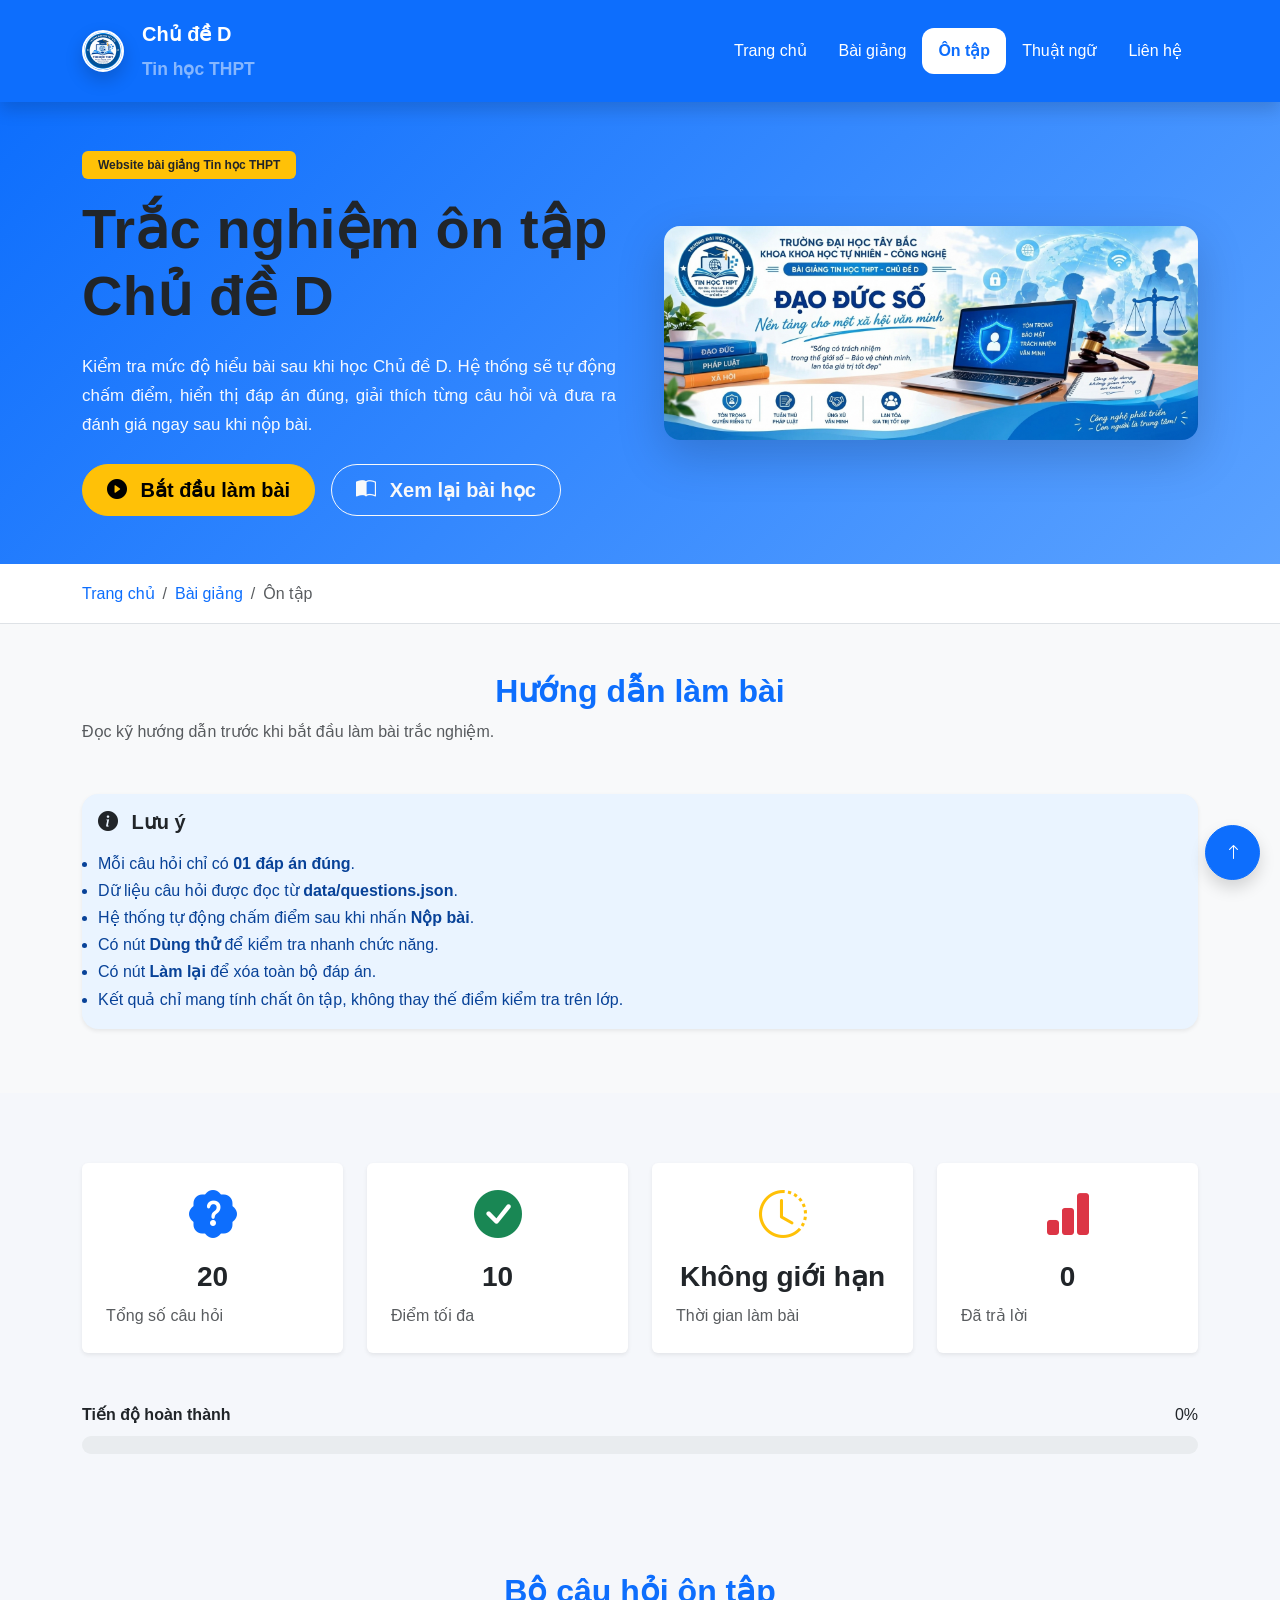
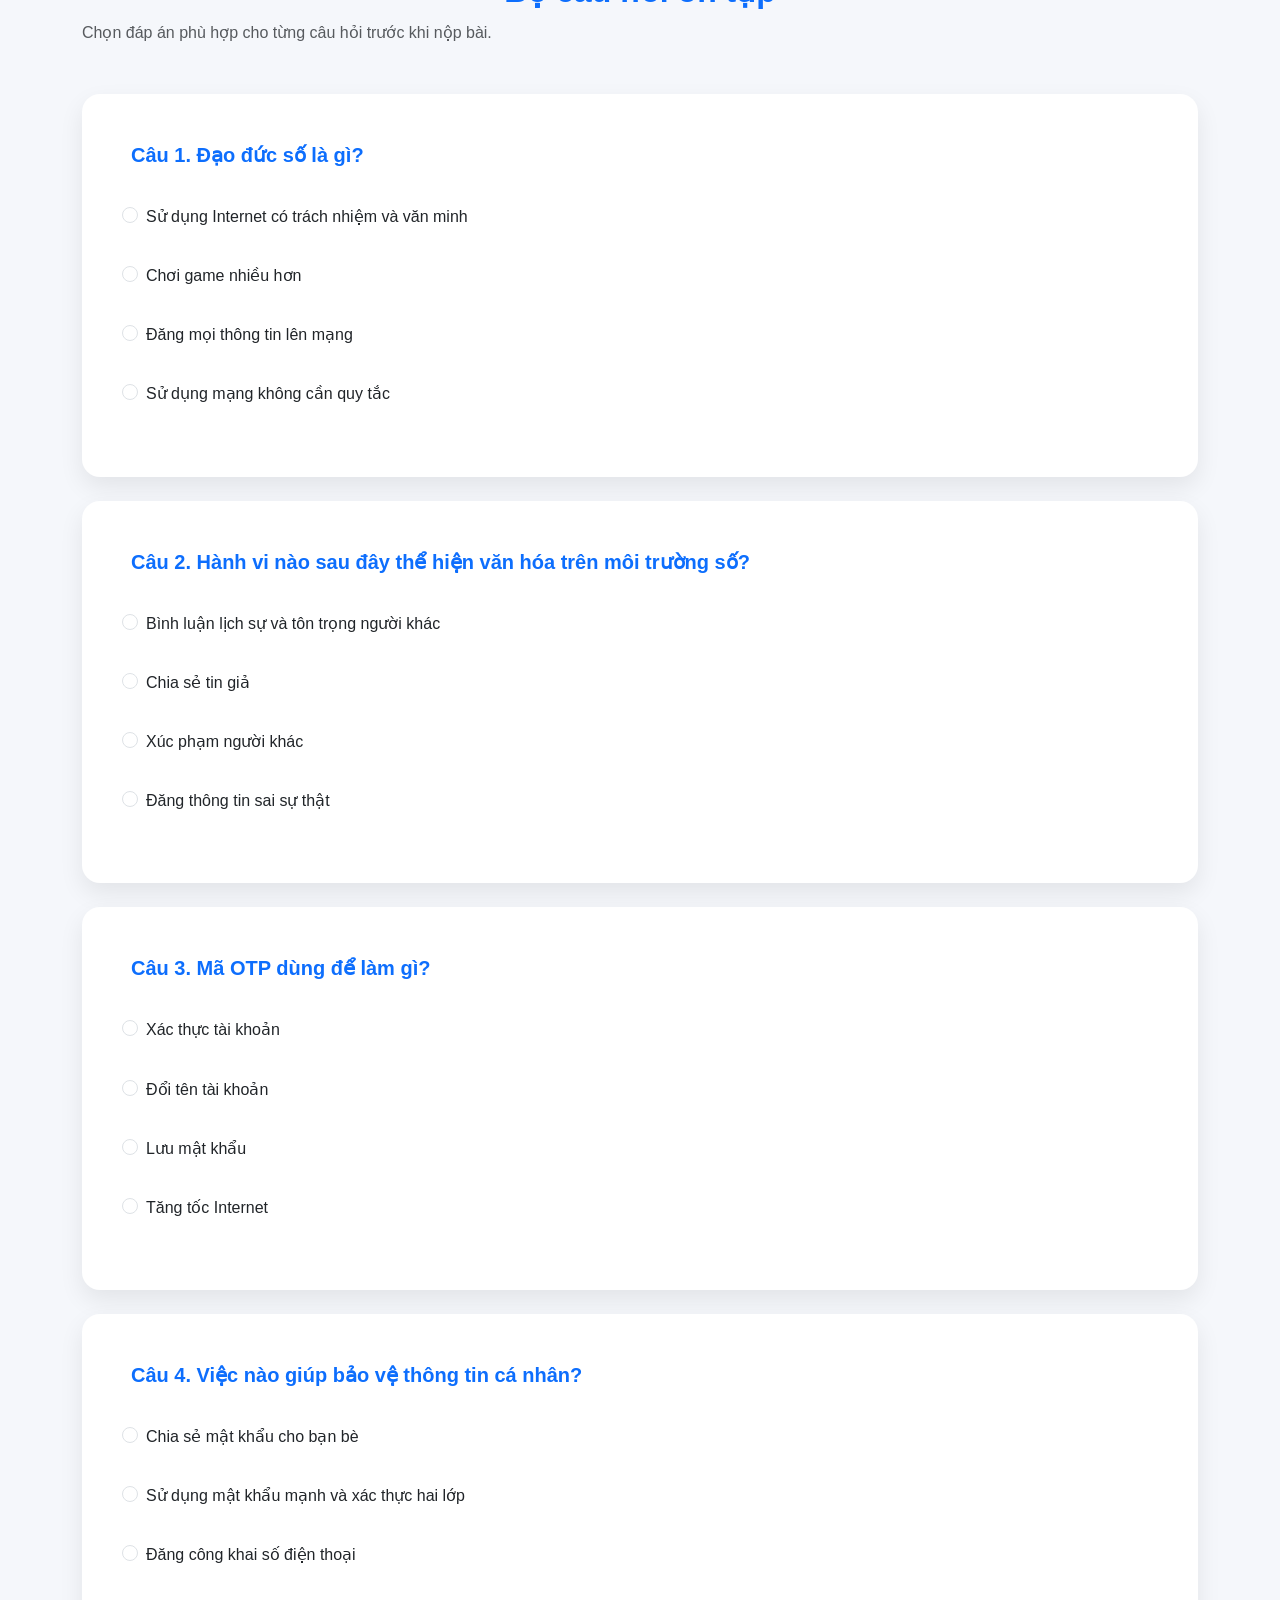
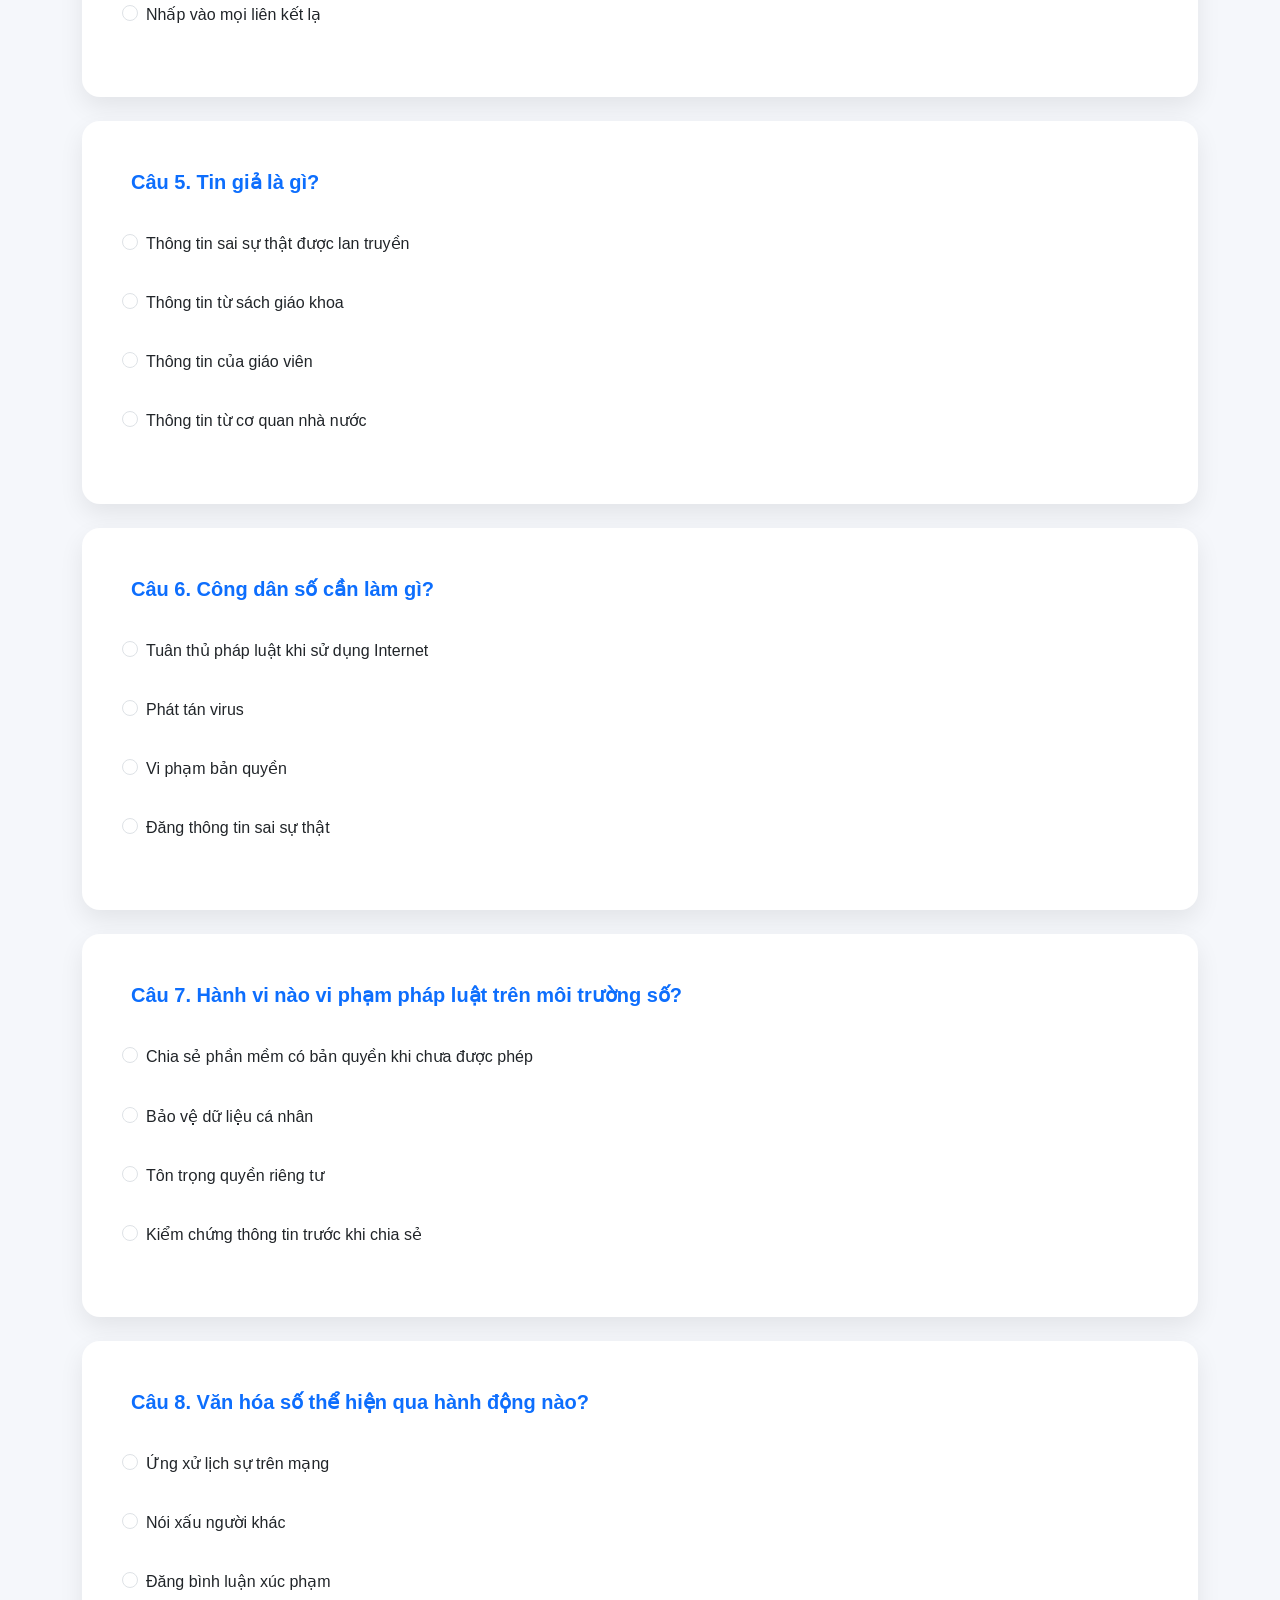
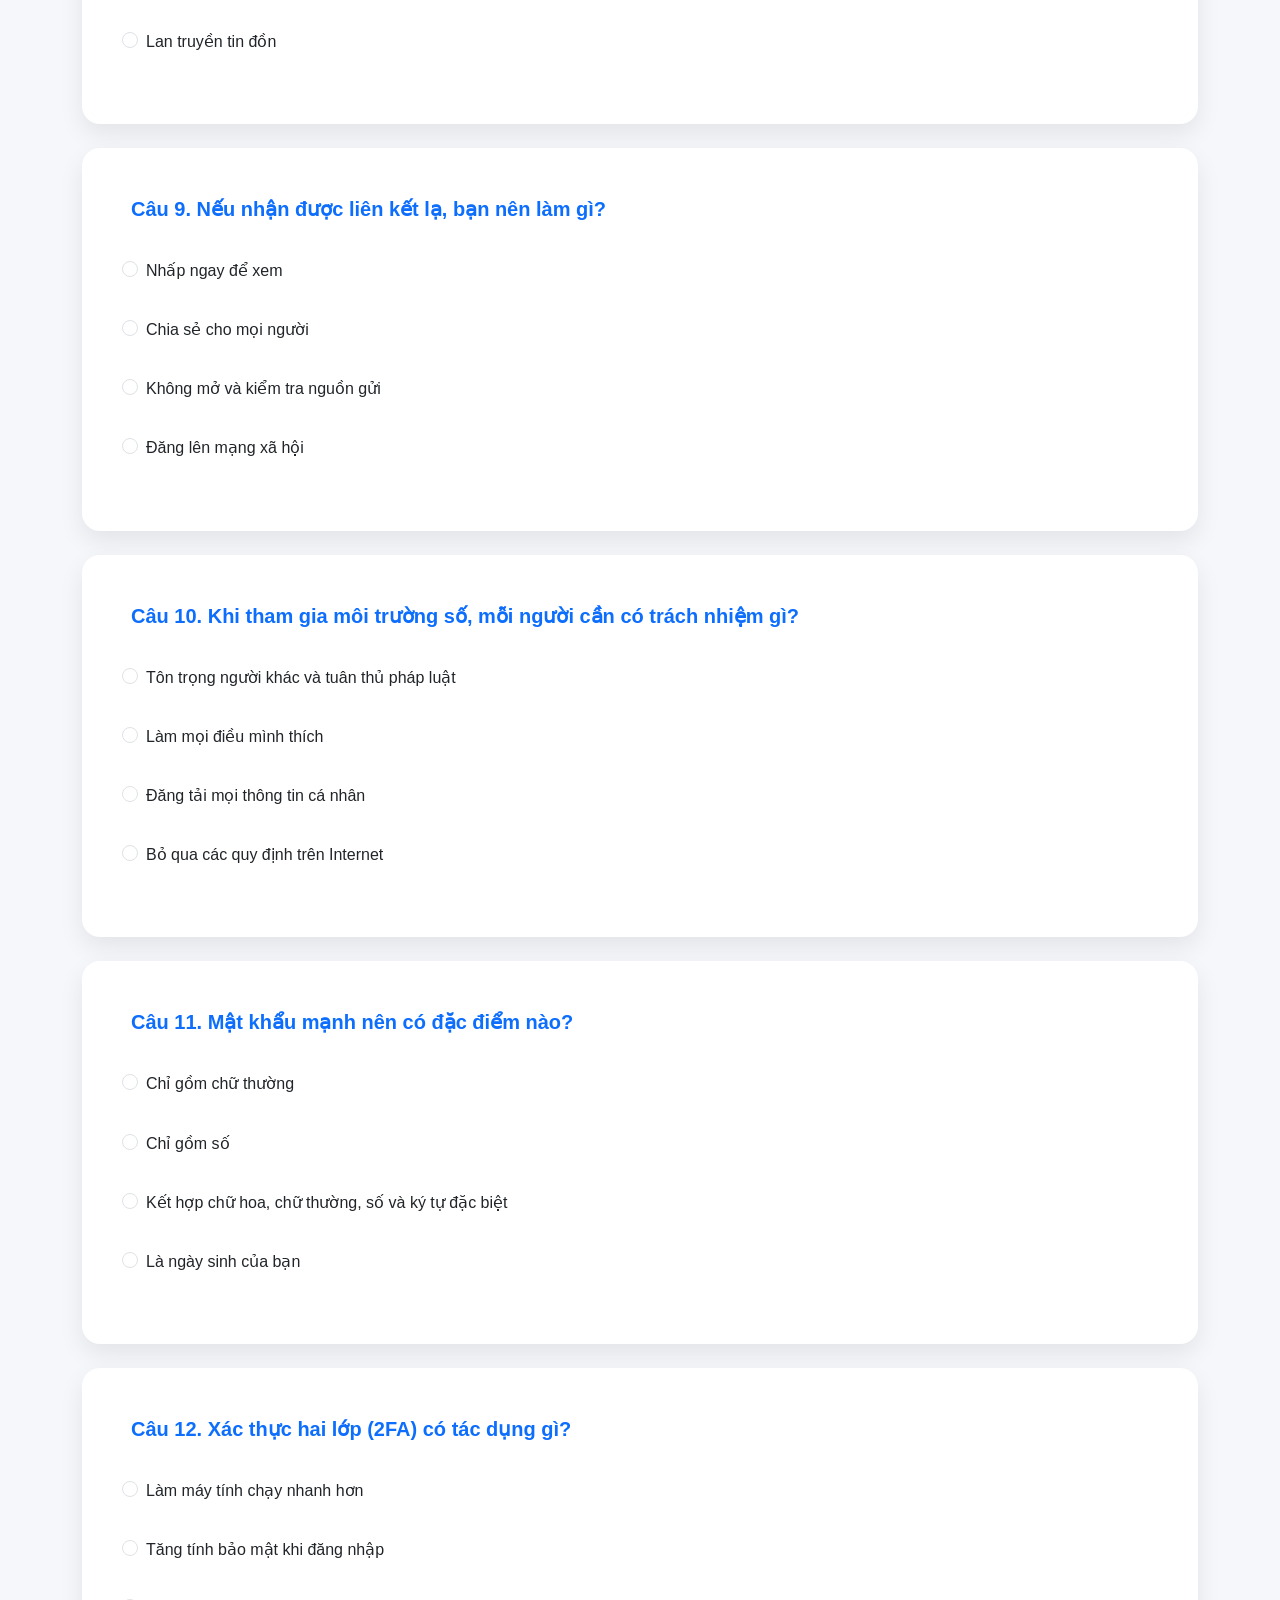
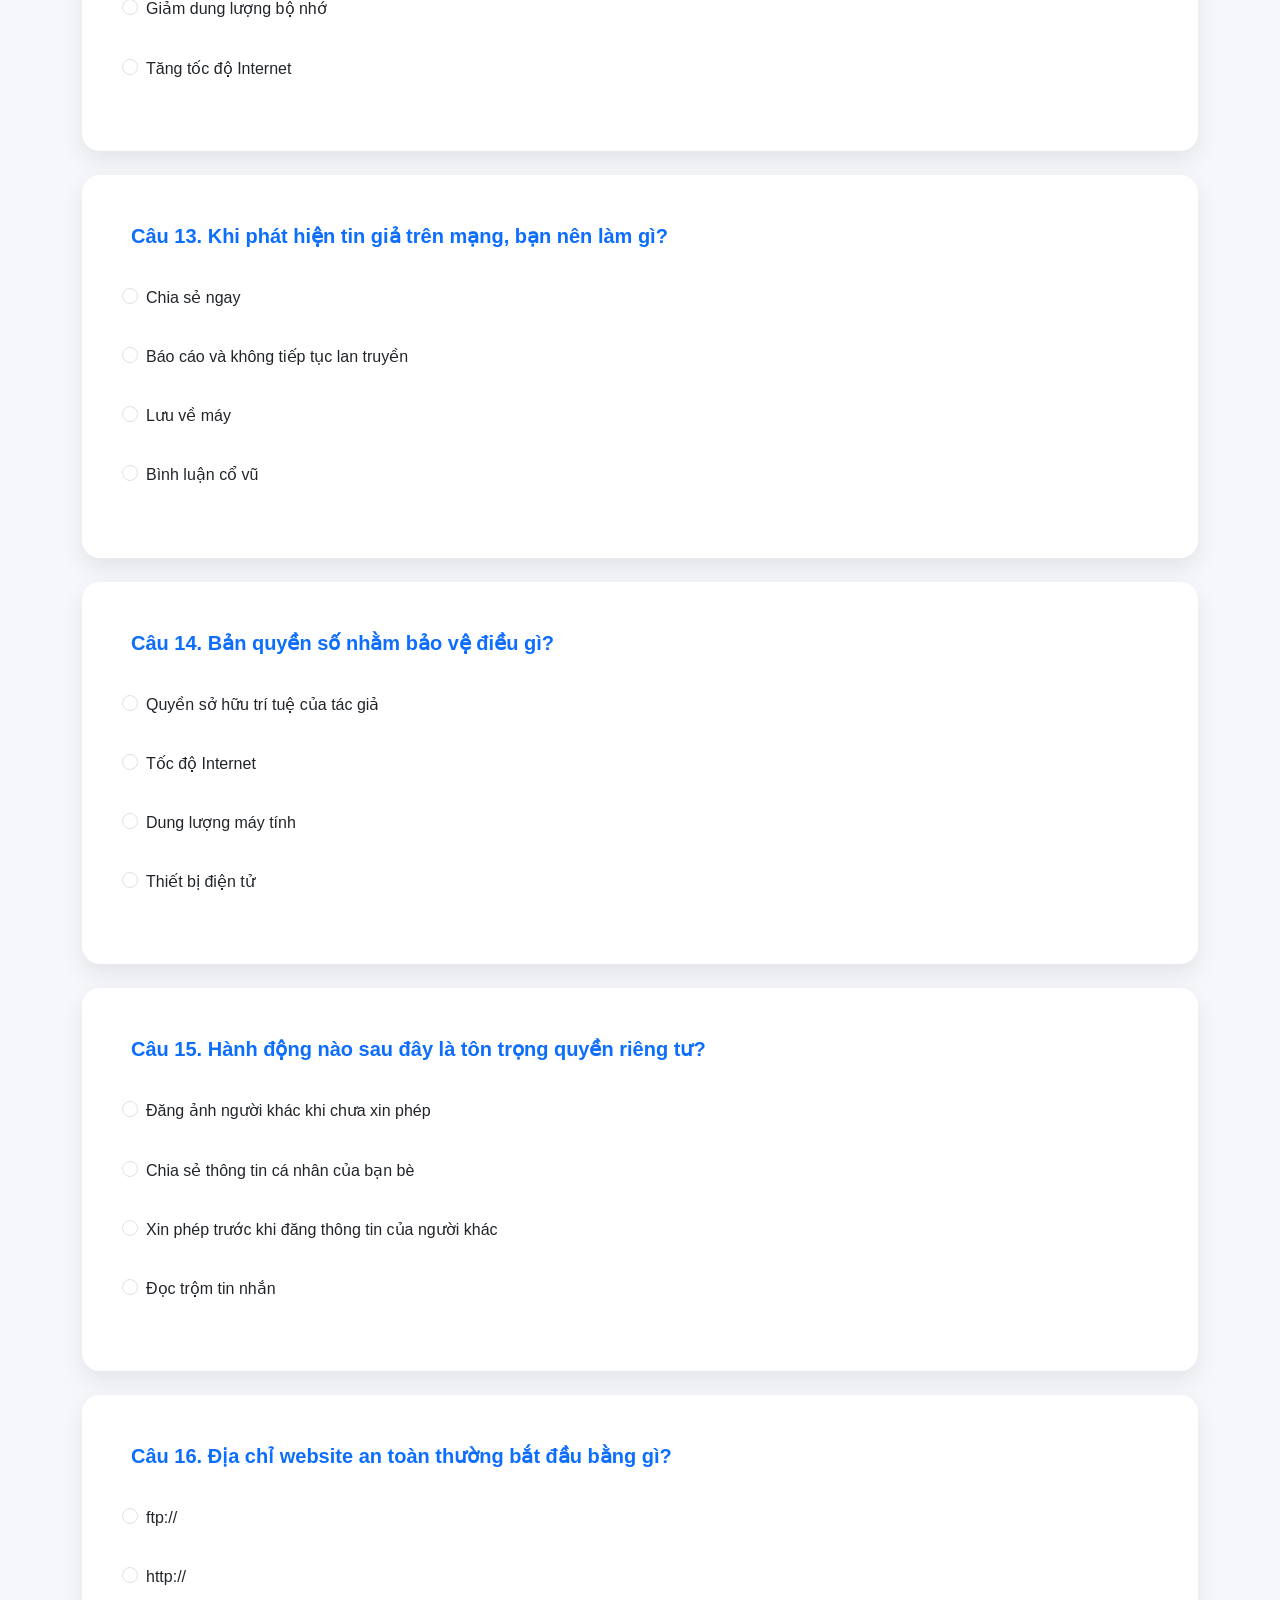
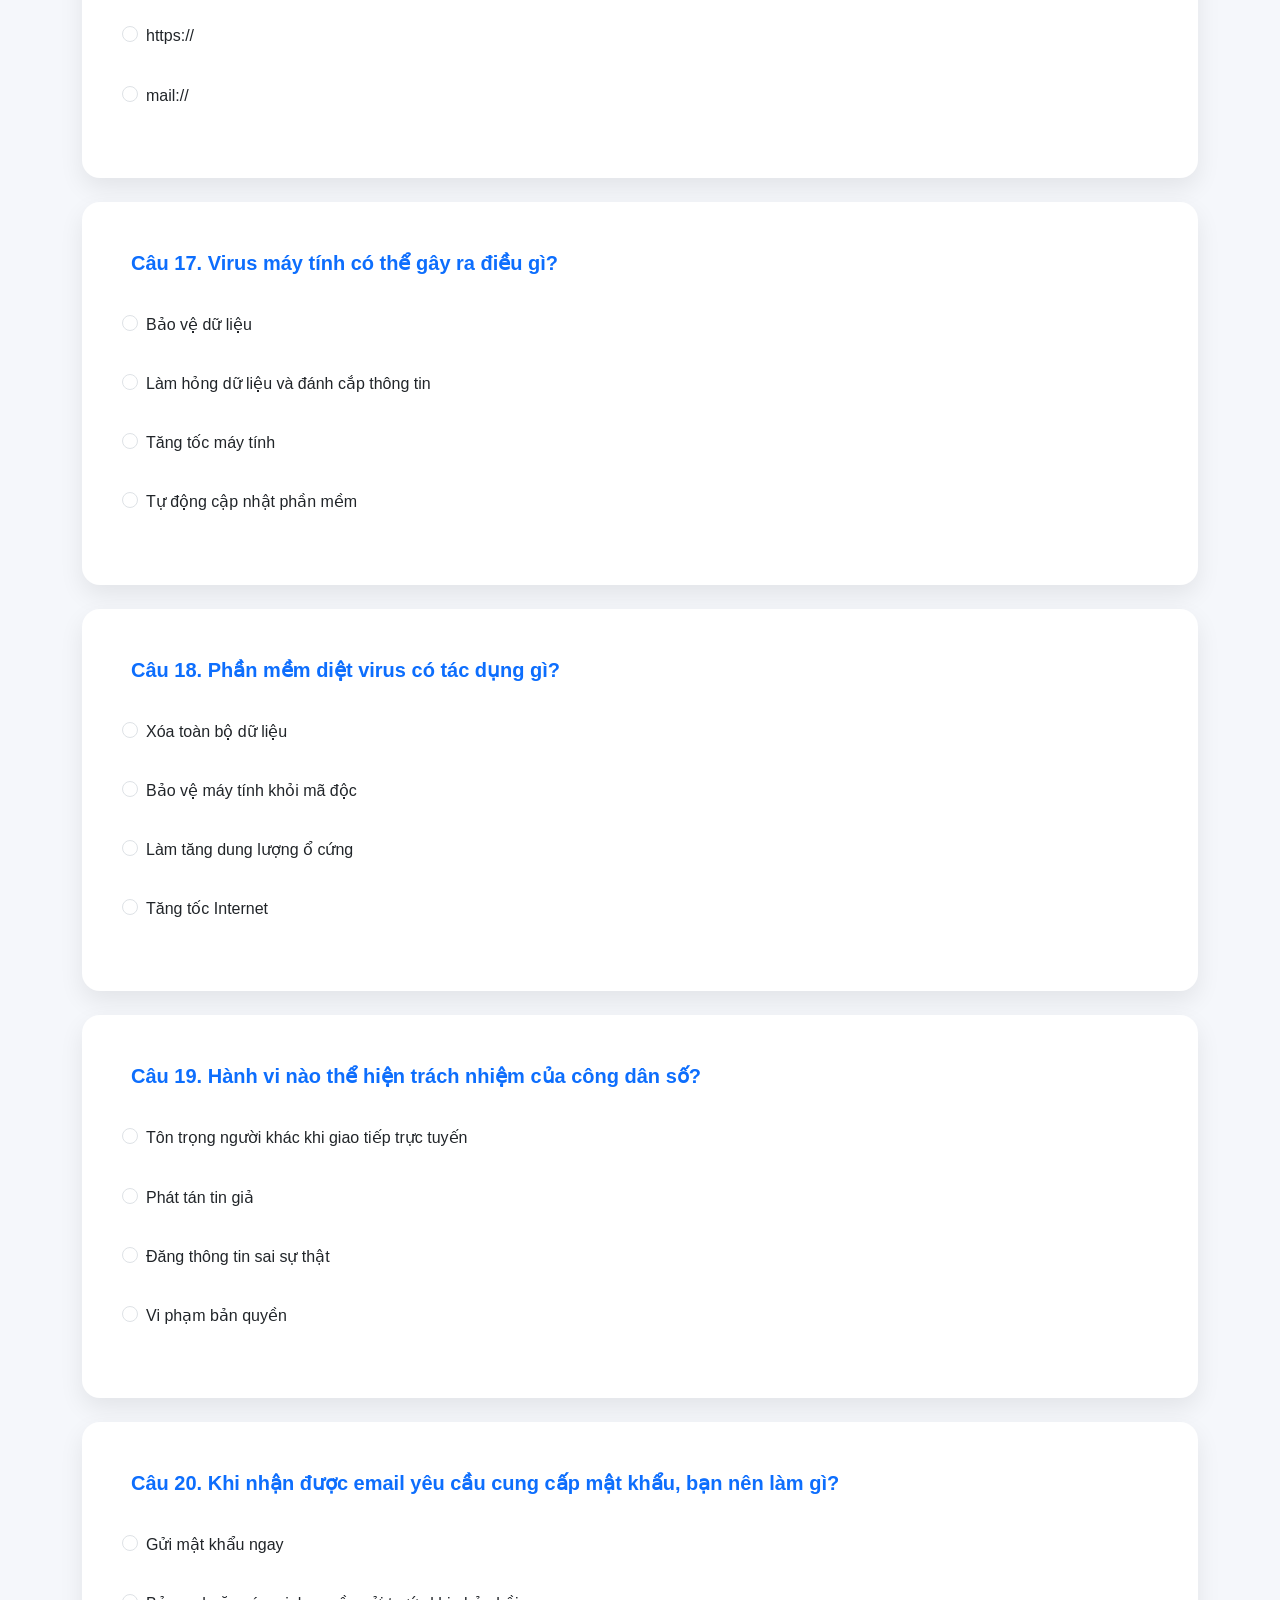
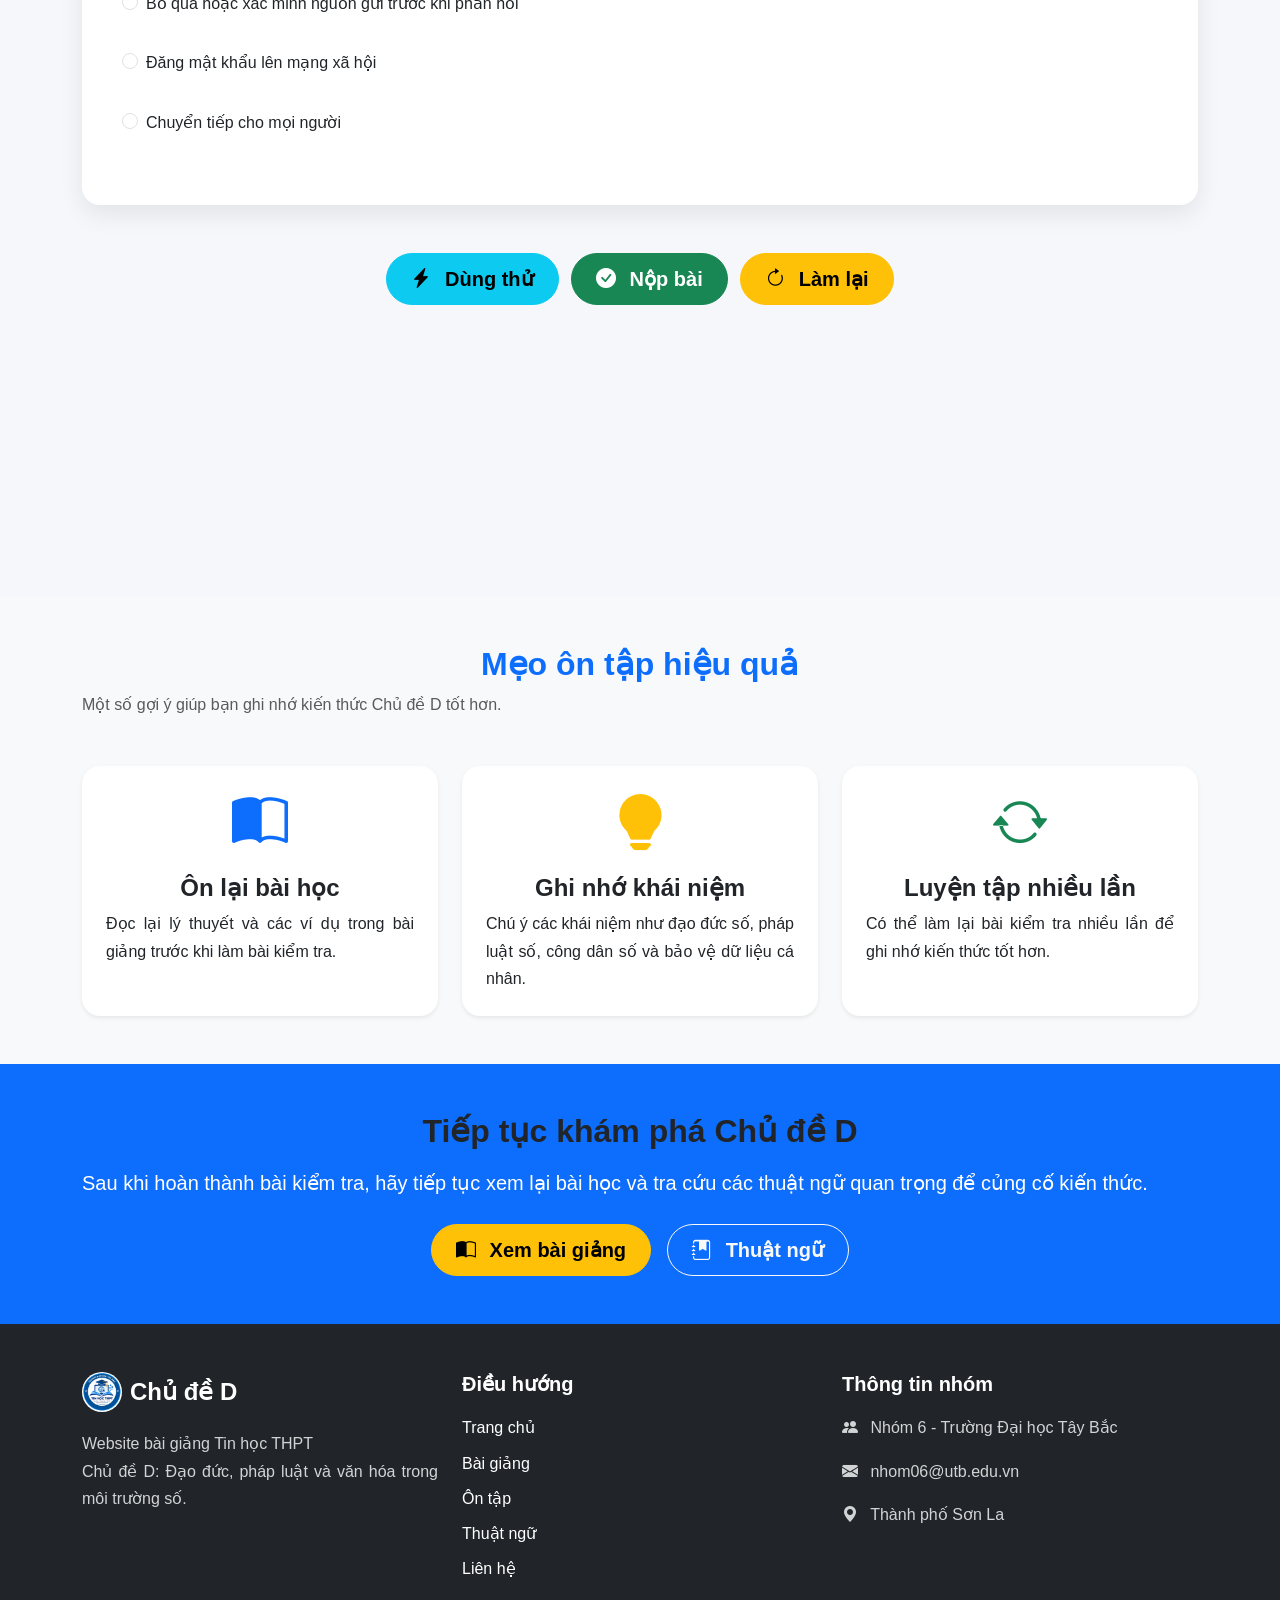
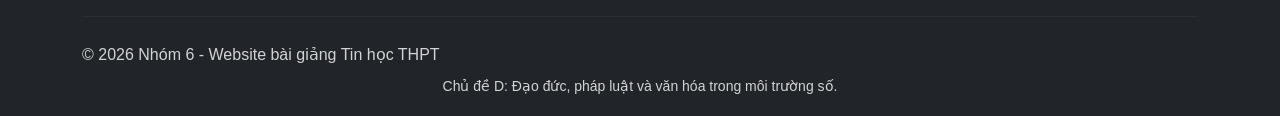
<file: quiz.html>
<!DOCTYPE html>
<html lang="vi">
  <head>
    <meta charset="UTF-8" />
    <meta name="viewport" content="width=device-width, initial-scale=1.0" />

    <title>
      Ôn tập - Chủ đề D | Đạo đức, pháp luật và văn hóa trong môi trường số
    </title>

    <meta
      name="description"
      content="Trắc nghiệm ôn tập Chủ đề D - Đạo đức, pháp luật và văn hóa trong môi trường số."
    />
    <meta
      name="keywords"
      content="Tin học THPT, Chủ đề D, Ôn tập, Trắc nghiệm, Đạo đức số, Công dân số"
    />
    <meta name="author" content="Nhóm 6 - Trường Đại học Tây Bắc" />
    <meta name="theme-color" content="#0d6efd" />

    <link rel="icon" href="images/logo.png" />
    <link
      href="https://cdn.jsdelivr.net/npm/bootstrap@5.3.3/dist/css/bootstrap.min.css"
      rel="stylesheet"
    />
    <link
      rel="stylesheet"
      href="https://cdn.jsdelivr.net/npm/bootstrap-icons@1.11.3/font/bootstrap-icons.min.css"
    />
    <link rel="stylesheet" href="css/style.css" />
  </head>

  <body>
    <nav
      class="navbar navbar-expand-lg navbar-dark bg-primary shadow sticky-top"
    >
      <div class="container">
        <a
          class="navbar-brand d-flex align-items-center fw-bold"
          href="index.html"
        >
          <img
            src="images/logo.png"
            alt="Logo Chủ đề D"
            width="42"
            height="42"
            class="rounded-circle me-2 border border-2 border-white"
          />
          <div>
            <span class="d-block">Chủ đề D</span>
            <small class="text-white-50">Tin học THPT</small>
          </div>
        </a>

        <button
          class="navbar-toggler"
          type="button"
          data-bs-toggle="collapse"
          data-bs-target="#menu"
          aria-controls="menu"
          aria-expanded="false"
          aria-label="Mở menu điều hướng"
        >
          <span class="navbar-toggler-icon"></span>
        </button>

        <div class="collapse navbar-collapse" id="menu">
          <ul class="navbar-nav ms-auto align-items-lg-center">
            <li class="nav-item">
              <a class="nav-link" href="index.html">Trang chủ</a>
            </li>
            <li class="nav-item">
              <a class="nav-link" href="lesson.html">Bài giảng</a>
            </li>
            <li class="nav-item">
              <a class="nav-link active" href="quiz.html">Ôn tập</a>
            </li>
            <li class="nav-item">
              <a class="nav-link" href="glossary.html">Thuật ngữ</a>
            </li>
            <li class="nav-item">
              <a class="nav-link" href="contact.html">Liên hệ</a>
            </li>
          </ul>
        </div>
      </div>
    </nav>

    <header class="hero-section text-white">
      <div class="container py-5">
        <div class="row align-items-center g-5">
          <div class="col-lg-6">
            <span class="badge bg-warning text-dark px-3 py-2 mb-3">
              Website bài giảng Tin học THPT
            </span>

            <h1 class="display-4 fw-bold mb-4">
              Trắc nghiệm ôn tập
              <br />
              Chủ đề D
            </h1>

            <p class="lead mb-4">
              Kiểm tra mức độ hiểu bài sau khi học Chủ đề D. Hệ thống sẽ tự động
              chấm điểm, hiển thị đáp án đúng, giải thích từng câu hỏi và đưa ra
              đánh giá ngay sau khi nộp bài.
            </p>

            <div class="d-flex flex-wrap gap-3">
              <a href="#quizArea" class="btn btn-warning btn-lg">
                <i class="bi bi-play-circle-fill me-2"></i> Bắt đầu làm bài
              </a>
              <a href="lesson.html" class="btn btn-outline-light btn-lg">
                <i class="bi bi-book-half me-2"></i> Xem lại bài học
              </a>
            </div>
          </div>

          <div class="col-lg-6 text-center">
            <img
              src="images/banner.jpg"
              alt="Ôn tập Chủ đề D"
              class="img-fluid rounded-4 shadow-lg"
            />
          </div>
        </div>
      </div>
    </header>

    <section class="bg-white border-bottom py-3">
      <div class="container">
        <nav aria-label="breadcrumb">
          <ol class="breadcrumb mb-0">
            <li class="breadcrumb-item"><a href="index.html">Trang chủ</a></li>
            <li class="breadcrumb-item"><a href="lesson.html">Bài giảng</a></li>
            <li class="breadcrumb-item active" aria-current="page">Ôn tập</li>
          </ol>
        </nav>
      </div>
    </section>

    <section class="py-5 bg-light">
      <div class="container">
        <div class="text-center mb-5">
          <h2 class="fw-bold text-primary">Hướng dẫn làm bài</h2>
          <p class="text-muted">
            Đọc kỹ hướng dẫn trước khi bắt đầu làm bài trắc nghiệm.
          </p>
        </div>

        <div class="alert alert-info shadow-sm rounded-4">
          <h5 class="fw-bold mb-3">
            <i class="bi bi-info-circle-fill me-2"></i> Lưu ý
          </h5>
          <ul class="mb-0">
            <li>Mỗi câu hỏi chỉ có <strong>01 đáp án đúng</strong>.</li>
            <li>
              Dữ liệu câu hỏi được đọc từ <strong>data/questions.json</strong>.
            </li>
            <li>
              Hệ thống tự động chấm điểm sau khi nhấn <strong>Nộp bài</strong>.
            </li>
            <li>
              Có nút <strong>Dùng thử</strong> để kiểm tra nhanh chức năng.
            </li>
            <li>Có nút <strong>Làm lại</strong> để xóa toàn bộ đáp án.</li>
            <li>
              Kết quả chỉ mang tính chất ôn tập, không thay thế điểm kiểm tra
              trên lớp.
            </li>
          </ul>
        </div>
      </div>
    </section>

    <section class="pb-5">
      <div class="container">
        <div class="row g-4">
          <div class="col-md-3">
            <div class="card border-0 shadow-sm text-center h-100 stat-card">
              <div class="card-body">
                <i class="bi bi-patch-question-fill display-5 text-primary"></i>
                <h3 class="fw-bold mt-3" id="totalQuestion">0</h3>
                <p class="text-muted mb-0">Tổng số câu hỏi</p>
              </div>
            </div>
          </div>

          <div class="col-md-3">
            <div class="card border-0 shadow-sm text-center h-100 stat-card">
              <div class="card-body">
                <i class="bi bi-check-circle-fill display-5 text-success"></i>
                <h3 class="fw-bold mt-3">10</h3>
                <p class="text-muted mb-0">Điểm tối đa</p>
              </div>
            </div>
          </div>

          <div class="col-md-3">
            <div class="card border-0 shadow-sm text-center h-100 stat-card">
              <div class="card-body">
                <i class="bi bi-clock-history display-5 text-warning"></i>
                <h3 class="fw-bold mt-3">Không giới hạn</h3>
                <p class="text-muted mb-0">Thời gian làm bài</p>
              </div>
            </div>
          </div>

          <div class="col-md-3">
            <div class="card border-0 shadow-sm text-center h-100 stat-card">
              <div class="card-body">
                <i class="bi bi-bar-chart-fill display-5 text-danger"></i>
                <h3 class="fw-bold mt-3" id="answeredCount">0</h3>
                <p class="text-muted mb-0">Đã trả lời</p>
              </div>
            </div>
          </div>
        </div>

        <div class="mt-5">
          <div class="d-flex justify-content-between mb-2">
            <span class="fw-semibold">Tiến độ hoàn thành</span>
            <span id="progressText">0%</span>
          </div>
          <div class="progress rounded-pill" style="height: 18px">
            <div
              id="quizProgress"
              class="progress-bar progress-bar-striped progress-bar-animated bg-primary"
              style="width: 0%"
            ></div>
          </div>
        </div>
      </div>
    </section>

    <section id="quizArea" class="pb-5">
      <div class="container">
        <div class="text-center mb-5">
          <h2 class="fw-bold text-primary">Bộ câu hỏi ôn tập</h2>
          <p class="text-muted">
            Chọn đáp án phù hợp cho từng câu hỏi trước khi nộp bài.
          </p>
        </div>

        <form id="quizForm">
          <div id="quizContainer">
            <div class="text-center py-5">
              <div class="spinner-border text-primary" role="status">
                <span class="visually-hidden">Loading...</span>
              </div>
              <p class="mt-3">Đang tải dữ liệu câu hỏi...</p>
            </div>
          </div>

          <div class="text-center mt-5">
            <button
              type="button"
              id="demoBtn"
              class="btn btn-info btn-lg px-4 me-2 mb-2"
            >
              <i class="bi bi-lightning-charge-fill me-2"></i> Dùng thử
            </button>

            <button
              type="button"
              id="submitBtn"
              class="btn btn-success btn-lg px-4 me-2 mb-2"
            >
              <i class="bi bi-check-circle-fill me-2"></i> Nộp bài
            </button>

            <button
              type="reset"
              id="resetBtn"
              class="btn btn-warning btn-lg px-4 mb-2"
            >
              <i class="bi bi-arrow-clockwise me-2"></i> Làm lại
            </button>
          </div>
        </form>
      </div>
    </section>

    <section class="pb-5">
      <div class="container">
        <div id="resultCard" class="card border-0 shadow-lg rounded-4 d-none">
          <div class="card-header bg-success text-white text-center py-3">
            <h3 class="mb-0">
              <i class="bi bi-award-fill me-2"></i> Kết quả bài làm
            </h3>
          </div>

          <div class="card-body p-4">
            <div class="row text-center g-4">
              <div class="col-md-3">
                <div class="border rounded-4 p-3 h-100">
                  <h2 id="score" class="fw-bold text-success">0</h2>
                  <p class="mb-0">Điểm</p>
                </div>
              </div>

              <div class="col-md-3">
                <div class="border rounded-4 p-3 h-100">
                  <h2 id="correct" class="fw-bold text-primary">0</h2>
                  <p class="mb-0">Câu đúng</p>
                </div>
              </div>

              <div class="col-md-3">
                <div class="border rounded-4 p-3 h-100">
                  <h2 id="wrong" class="fw-bold text-danger">0</h2>
                  <p class="mb-0">Câu sai</p>
                </div>
              </div>

              <div class="col-md-3">
                <div class="border rounded-4 p-3 h-100">
                  <h2 id="percent" class="fw-bold text-warning">0%</h2>
                  <p class="mb-0">Hoàn thành</p>
                </div>
              </div>
            </div>

            <div
              id="evaluation"
              class="alert alert-primary text-center mt-4 mb-0"
            >
              Chưa có kết quả.
            </div>
          </div>
        </div>
      </div>
    </section>

    <section class="pb-5">
      <div class="container">
        <div id="answerSection" class="d-none">
          <h2 class="text-center fw-bold text-primary mb-5">
            Giải thích đáp án
          </h2>
          <div id="answerContainer"></div>
        </div>
      </div>
    </section>

    <section class="py-5 bg-light">
      <div class="container">
        <div class="text-center mb-5">
          <h2 class="fw-bold text-primary">Mẹo ôn tập hiệu quả</h2>
          <p class="text-muted">
            Một số gợi ý giúp bạn ghi nhớ kiến thức Chủ đề D tốt hơn.
          </p>
        </div>

        <div class="row g-4">
          <div class="col-md-4">
            <div class="card h-100 shadow-sm feature-card">
              <div class="card-body text-center p-4">
                <i class="bi bi-book-half display-4 text-primary"></i>
                <h4 class="mt-3">Ôn lại bài học</h4>
                <p class="mb-0">
                  Đọc lại lý thuyết và các ví dụ trong bài giảng trước khi làm
                  bài kiểm tra.
                </p>
              </div>
            </div>
          </div>

          <div class="col-md-4">
            <div class="card h-100 shadow-sm feature-card">
              <div class="card-body text-center p-4">
                <i class="bi bi-lightbulb-fill display-4 text-warning"></i>
                <h4 class="mt-3">Ghi nhớ khái niệm</h4>
                <p class="mb-0">
                  Chú ý các khái niệm như đạo đức số, pháp luật số, công dân số
                  và bảo vệ dữ liệu cá nhân.
                </p>
              </div>
            </div>
          </div>

          <div class="col-md-4">
            <div class="card h-100 shadow-sm feature-card">
              <div class="card-body text-center p-4">
                <i class="bi bi-arrow-repeat display-4 text-success"></i>
                <h4 class="mt-3">Luyện tập nhiều lần</h4>
                <p class="mb-0">
                  Có thể làm lại bài kiểm tra nhiều lần để ghi nhớ kiến thức tốt
                  hơn.
                </p>
              </div>
            </div>
          </div>
        </div>
      </div>
    </section>

    <section class="py-5 bg-primary text-white text-center">
      <div class="container">
        <h2 class="fw-bold">Tiếp tục khám phá Chủ đề D</h2>
        <p class="lead mt-3">
          Sau khi hoàn thành bài kiểm tra, hãy tiếp tục xem lại bài học và tra
          cứu các thuật ngữ quan trọng để củng cố kiến thức.
        </p>

        <div class="d-flex justify-content-center flex-wrap gap-3 mt-4">
          <a href="lesson.html" class="btn btn-warning btn-lg">
            <i class="bi bi-book-half me-2"></i> Xem bài giảng
          </a>
          <a href="glossary.html" class="btn btn-outline-light btn-lg">
            <i class="bi bi-journal-bookmark-fill me-2"></i> Thuật ngữ
          </a>
        </div>
      </div>
    </section>

    <footer class="bg-dark text-white pt-5 pb-3">
      <div class="container">
        <div class="row gy-4">
          <div class="col-lg-4">
            <h4 class="fw-bold d-flex align-items-center gap-2">
              <img
                src="images/logo.png"
                alt="Logo Chủ đề D"
                width="40"
                height="40"
                class="rounded-circle"
              />
              Chủ đề D
            </h4>
            <p class="mt-3">
              Website bài giảng Tin học THPT<br />
              Chủ đề D: Đạo đức, pháp luật và văn hóa trong môi trường số.
            </p>
          </div>

          <div class="col-lg-4">
            <h5 class="fw-bold">Điều hướng</h5>
            <ul class="list-unstyled mt-3">
              <li class="mb-2">
                <a href="index.html" class="text-white text-decoration-none"
                  >Trang chủ</a
                >
              </li>
              <li class="mb-2">
                <a href="lesson.html" class="text-white text-decoration-none"
                  >Bài giảng</a
                >
              </li>
              <li class="mb-2">
                <a href="quiz.html" class="text-white text-decoration-none"
                  >Ôn tập</a
                >
              </li>
              <li class="mb-2">
                <a href="glossary.html" class="text-white text-decoration-none"
                  >Thuật ngữ</a
                >
              </li>
              <li>
                <a href="contact.html" class="text-white text-decoration-none"
                  >Liên hệ</a
                >
              </li>
            </ul>
          </div>

          <div class="col-lg-4">
            <h5 class="fw-bold">Thông tin nhóm</h5>
            <p class="mt-3">
              <i class="bi bi-people-fill me-2"></i>
              Nhóm 6 - Trường Đại học Tây Bắc
            </p>
            <p>
              <i class="bi bi-envelope-fill me-2"></i>
              nhom06@utb.edu.vn
            </p>
            <p>
              <i class="bi bi-geo-alt-fill me-2"></i>
              Thành phố Sơn La
            </p>
          </div>
        </div>

        <hr class="my-4" />
        <div class="text-center">
          <p class="mb-1">© 2026 Nhóm 6 - Website bài giảng Tin học THPT</p>
          <small
            >Chủ đề D: Đạo đức, pháp luật và văn hóa trong môi trường số.</small
          >
        </div>
      </div>
    </footer>

    <button
      id="topBtn"
      class="btn btn-primary rounded-circle d-flex align-items-center justify-content-center shadow"
      aria-label="Cuộn lên đầu trang"
      style="
        display: none;
        position: fixed;
        bottom: 20px;
        right: 20px;
        width: 55px;
        height: 55px;
        z-index: 999;
      "
    >
      <i class="bi bi-arrow-up"></i>
    </button>

    <script src="https://cdn.jsdelivr.net/npm/bootstrap@5.3.3/dist/js/bootstrap.bundle.min.js"></script>
    <script src="https://code.jquery.com/jquery-3.7.1.min.js"></script>
    <script src="js/script.js"></script>
  </body>
</html>
</file>
<file: css/style.css>
:root {
  --primary: #0d6efd;
  --primary-dark: #0b5ed7;
  --primary-light: #5ba2ff;

  --success: #198754;
  --danger: #dc3545;
  --warning: #ffc107;
  --info: #0dcaf0;

  --body: #f5f7fb;
  --surface: #ffffff;
  --surface-2: #f8f9fa;

  --text: #212529;
  --text-light: #6c757d;

  --border: #e5e7eb;
  --radius: 18px;
  --shadow: 0 10px 25px rgba(0, 0, 0, 0.08);
  --shadow-hover: 0 18px 40px rgba(0, 0, 0, 0.15);
  --transition: 0.3s ease;
}

* {
  margin: 0;
  padding: 0;
  box-sizing: border-box;
}

html {
  scroll-behavior: smooth;
}

body {
  font-family: Arial, Helvetica, sans-serif;
  background: var(--body);
  color: var(--text);
  line-height: 1.7;
  overflow-x: hidden;
  transition: background 0.35s, color 0.35s;
}

img {
  display: block;
  max-width: 100%;
  height: auto;
  transition: transform 0.35s ease, box-shadow 0.35s ease, filter 0.35s ease;
}

a {
  text-decoration: none;
  transition: var(--transition);
}

ul {
  margin: 0;
  padding: 0;
}

section {
  padding: 70px 0;
}

h1,
h2,
h3,
h4,
h5,
h6 {
  font-weight: 700;
  color: var(--text);
}

p {
  text-align: justify;
  margin-bottom: 1rem;
}

::selection {
  background: var(--primary);
  color: #fff;
}

::-webkit-scrollbar {
  width: 10px;
}

::-webkit-scrollbar-track {
  background: #edf2f7;
}

::-webkit-scrollbar-thumb {
  background: var(--primary);
  border-radius: 20px;
}

::-webkit-scrollbar-thumb:hover {
  background: var(--primary-dark);
}

.navbar {
  background: var(--primary) !important;
  box-shadow: 0 4px 18px rgba(0, 0, 0, 0.15);
  padding: 12px 0;
}

.navbar-brand {
  display: flex;
  align-items: center;
  gap: 10px;
  font-size: 1.25rem;
  font-weight: 700;
  color: #fff !important;
}

.navbar-brand img {
  width: 42px;
  height: 42px;
  object-fit: cover;
  border-radius: 50%;
  box-shadow: 0 8px 18px rgba(0, 0, 0, 0.18);
}

.navbar-toggler {
  border: none;
}

.navbar-toggler:focus {
  box-shadow: none;
}

.nav-link {
  color: #fff !important;
  font-weight: 500;
  padding: 0.6rem 1rem !important;
  border-radius: 12px;
  transition: var(--transition);
}

.nav-link:hover {
  background: rgba(255, 255, 255, 0.15);
}

.nav-link.active {
  background: #fff;
  color: var(--primary) !important;
  font-weight: 700;
}

.hero-section {
  background: linear-gradient(135deg, var(--primary) 0%, var(--primary-light) 100%);
  color: #fff;
}

.hero-section h1 {
  font-weight: 800;
  letter-spacing: 0.2px;
}

.hero-section p {
  font-size: 1.06rem;
  opacity: 0.96;
}

.hero-image {
  width: 100%;
  max-height: 520px;
  object-fit: cover;
  border-radius: 22px;
  box-shadow: 0 14px 34px rgba(0, 0, 0, 0.22);
}

.hero-image:hover {
  transform: translateY(-6px) scale(1.02);
  box-shadow: 0 18px 44px rgba(0, 0, 0, 0.28);
  filter: saturate(1.05);
}

.section-kicker {
  display: inline-block;
  padding: 0.35rem 1rem;
  border-radius: 999px;
  background: rgba(13, 110, 253, 0.08);
  color: var(--primary);
  font-weight: 700;
  letter-spacing: 0.08em;
  font-size: 0.8rem;
}

.content-width {
  max-width: 850px;
}

.stat-box {
  background: rgba(255, 255, 255, 0.18);
  border: 1px solid rgba(255, 255, 255, 0.15);
  border-radius: 16px;
  padding: 16px;
  height: 100%;
  backdrop-filter: blur(6px);
}

.feature-card,
.lesson-card,
.glossary-card,
.question-card {
  background: #fff;
  border: none;
  border-radius: var(--radius);
  overflow: hidden;
  box-shadow: var(--shadow);
  transition: 0.35s ease;
}

.feature-card:hover,
.lesson-card:hover,
.glossary-card:hover,
.question-card:hover {
  transform: translateY(-8px);
  box-shadow: var(--shadow-hover);
}

.card-header {
  border: none;
  padding: 18px 22px;
  font-weight: 700;
}

.card-body {
  padding: 1.5rem;
}

.feature-icon,
.lesson-icon {
  width: 72px;
  height: 72px;
  border-radius: 20px;
  display: inline-flex;
  align-items: center;
  justify-content: center;
  font-size: 2rem;
}

.lesson-icon {
  width: 64px;
  height: 64px;
  font-size: 1.7rem;
}

.feature-icon.bg-primary-subtle,
.lesson-icon.bg-primary-subtle {
  background: rgba(13, 110, 253, 0.08) !important;
}

.feature-icon.bg-success-subtle,
.lesson-icon.bg-success-subtle {
  background: rgba(25, 135, 84, 0.08) !important;
}

.feature-icon.bg-danger-subtle,
.lesson-icon.bg-danger-subtle {
  background: rgba(220, 53, 69, 0.08) !important;
}

.feature-icon.bg-warning-subtle,
.lesson-icon.bg-warning-subtle {
  background: rgba(255, 193, 7, 0.12) !important;
}

.feature-icon.bg-info-subtle,
.lesson-icon.bg-info-subtle {
  background: rgba(13, 202, 240, 0.12) !important;
}

.feature-icon.bg-secondary-subtle,
.lesson-icon.bg-secondary-subtle {
  background: rgba(108, 117, 125, 0.08) !important;
}

.btn {
  border-radius: 50px;
  padding: 10px 24px;
  font-weight: 600;
  transition: 0.3s;
}

.btn:hover {
  transform: translateY(-3px);
}

.btn-primary:hover {
  box-shadow: 0 12px 25px rgba(13, 110, 253, 0.35);
}

.btn-success:hover {
  box-shadow: 0 12px 25px rgba(25, 135, 84, 0.35);
}

.btn-warning:hover {
  box-shadow: 0 12px 25px rgba(255, 193, 7, 0.35);
}

.btn-danger:hover {
  box-shadow: 0 12px 25px rgba(220, 53, 69, 0.35);
}

.btn-info:hover {
  box-shadow: 0 12px 25px rgba(13, 202, 240, 0.35);
}

.btn-outline-light:hover {
  color: var(--primary);
}

.form-label {
  font-weight: 600;
  margin-bottom: 8px;
}

.form-control,
.form-select {
  border: 1px solid #d8dee8;
  border-radius: 12px;
  padding: 12px 15px;
  transition: 0.3s;
}

.form-control:focus,
.form-select:focus {
  border-color: var(--primary);
  box-shadow: 0 0 0 0.2rem rgba(13, 110, 253, 0.15);
}

textarea.form-control {
  resize: vertical;
  min-height: 150px;
}

.form-check {
  border-radius: 12px;
  padding: 12px 15px;
  transition: 0.25s;
}

.form-check:hover {
  background: #eef5ff;
}

.form-check-input,
.form-check-label {
  cursor: pointer;
}

.is-valid {
  border-color: var(--success) !important;
}

.is-invalid {
  border-color: var(--danger) !important;
}

::placeholder {
  color: #999;
}

.alert {
  border: none;
  border-radius: 16px;
  box-shadow: var(--shadow);
}

.alert-info {
  background: #eaf4ff;
  color: #084298;
}

.alert-success {
  background: #e9f8ef;
  color: #146c43;
}

.alert-warning {
  background: #fff8e5;
}

.alert-danger {
  background: #fdeaea;
}

.lesson-image {
  width: 100%;
  height: 100%;
  min-height: 280px;
  object-fit: cover;
  border-radius: 16px;
  box-shadow: 0 12px 30px rgba(0, 0, 0, 0.15);
}

.lesson-image-top {
  width: 100%;
  height: 280px;
  object-fit: cover;
  display: block;
  border-radius: 16px 16px 0 0;
  box-shadow: 0 12px 30px rgba(0, 0, 0, 0.15);
}

.lesson-image:hover,
.lesson-image-top:hover {
  transform: translateY(-6px) scale(1.02);
  box-shadow: 0 18px 40px rgba(0, 0, 0, 0.22);
  filter: saturate(1.05);
}

.lesson-card h2,
.lesson-card h3,
.lesson-card h4,
.lesson-card h5 {
  margin-bottom: 15px;
}

.lesson-card ul {
  padding-left: 20px;
}

.lesson-card li {
  margin-bottom: 10px;
}

.lesson-card strong {
  color: var(--primary);
}

.question-card {
  padding: 25px;
  margin-bottom: 25px;
}

.question-card h5 {
  color: var(--primary);
  margin-bottom: 20px;
}

.question-card .form-check {
  margin-bottom: 10px;
}

.question-card.correct-answer {
  border: 2px solid var(--success);
}

.question-card.wrong-answer {
  border: 2px solid var(--danger);
}

.correct {
  color: var(--success);
  font-weight: 700;
}

.wrong {
  color: var(--danger);
  font-weight: 700;
}

.progress {
  height: 18px;
  border-radius: 30px;
  overflow: hidden;
}

.progress-bar {
  font-weight: 600;
}

.glossary-card i {
  font-size: 2.2rem;
  margin-bottom: 15px;
}

.glossary-card h4 {
  color: var(--primary);
  margin-bottom: 15px;
}

.glossary-card p {
  color: #666;
}

#searchGlossary,
#searchQuestion {
  border: 2px solid var(--primary);
  border-radius: 50px;
  padding: 12px 18px;
}

#searchGlossary:focus,
#searchQuestion:focus {
  box-shadow: 0 0 0 0.2rem rgba(13, 110, 253, 0.15);
}

.contact-info p {
  margin-bottom: 15px;
}

.contact-info i {
  color: var(--primary);
  margin-right: 8px;
}

.ratio iframe {
  border: 0;
  border-radius: var(--radius);
  box-shadow: var(--shadow);
}

.accordion-item {
  border: none;
  border-radius: var(--radius);
  overflow: hidden;
  margin-bottom: 18px;
  box-shadow: var(--shadow);
}

.accordion-button {
  background: #fff;
  font-weight: 700;
}

.accordion-button:not(.collapsed) {
  background: var(--primary);
  color: #fff;
}

.accordion-button:focus {
  box-shadow: none;
}

.accordion-body {
  line-height: 1.8;
}

.table {
  background: #fff;
  border-radius: var(--radius);
  overflow: hidden;
  box-shadow: var(--shadow);
}

.table thead th {
  background: var(--primary);
  color: #fff;
  text-align: center;
}

.table-hover tbody tr:hover {
  background: #eef5ff;
}

footer {
  background: #212529;
  color: #fff;
}

footer h4,
footer h5 {
  color: #fff;
  margin-bottom: 18px;
}

footer p,
footer li,
footer small {
  color: rgba(255, 255, 255, 0.8);
}

footer ul {
  list-style: none;
  padding-left: 0;
}

footer li {
  margin-bottom: 10px;
}

footer a {
  color: #fff;
  transition: 0.3s;
}

footer a:hover {
  color: var(--warning);
  padding-left: 5px;
}

footer hr {
  border-color: rgba(255, 255, 255, 0.15);
}

#topBtn {
  width: 55px;
  height: 55px;
  border-radius: 50%;
  box-shadow: 0 10px 25px rgba(0, 0, 0, 0.25);
  transition: 0.3s;
}

#topBtn:hover {
  transform: translateY(-5px) scale(1.08);
}

.fade-in {
  animation: fadeIn 0.8s;
}

.slide-up {
  animation: slideUp 0.8s;
}

.zoom-in {
  animation: zoomIn 0.6s;
}

@keyframes fadeIn {
  from {
    opacity: 0;
  }
  to {
    opacity: 1;
  }
}

@keyframes slideUp {
  from {
    opacity: 0;
    transform: translateY(35px);
  }
  to {
    opacity: 1;
    transform: translateY(0);
  }
}

@keyframes zoomIn {
  from {
    opacity: 0;
    transform: scale(0.92);
  }
  to {
    opacity: 1;
    transform: scale(1);
  }
}

body.dark-mode {
  background: #121212;
  color: #f1f1f1;
}

body.dark-mode section,
body.dark-mode .bg-light {
  background: #181818 !important;
}

body.dark-mode .card,
body.dark-mode .lesson-card,
body.dark-mode .question-card,
body.dark-mode .glossary-card,
body.dark-mode .accordion-item,
body.dark-mode .table,
body.dark-mode .alert,
body.dark-mode .modal-content {
  background: #232323;
  color: #fff;
}

body.dark-mode h1,
body.dark-mode h2,
body.dark-mode h3,
body.dark-mode h4,
body.dark-mode h5,
body.dark-mode h6,
body.dark-mode p,
body.dark-mode li,
body.dark-mode label,
body.dark-mode span,
body.dark-mode td,
body.dark-mode th {
  color: #f1f1f1;
}

body.dark-mode .breadcrumb,
body.dark-mode .breadcrumb-item,
body.dark-mode .breadcrumb-item a {
  color: #ddd;
}

body.dark-mode .form-control,
body.dark-mode .form-select {
  background: #2d2d2d;
  color: #fff;
  border-color: #555;
}

body.dark-mode .form-control::placeholder {
  color: #bbb;
}

body.dark-mode .accordion-button {
  background: #2d2d2d;
  color: #fff;
}

body.dark-mode .accordion-button:not(.collapsed) {
  background: var(--primary);
}

body.dark-mode .accordion-body {
  background: #232323;
}

body.dark-mode footer {
  background: #000;
}

body.dark-mode .table thead th {
  background: var(--primary);
}

body.dark-mode .table tbody tr {
  background: #232323;
}

body.dark-mode .table-hover tbody tr:hover {
  background: #303030;
}

.hero-image,
.lesson-image,
.lesson-image-top,
.card-img-top {
  box-shadow: 0 12px 30px rgba(0, 0, 0, 0.15);
}

.hero-image:hover,
.lesson-image:hover,
.lesson-image-top:hover,
.card-img-top:hover {
  transform: translateY(-6px) scale(1.02);
  box-shadow: 0 18px 40px rgba(0, 0, 0, 0.22);
  filter: saturate(1.05);
}

.card-img-top {
  width: 100%;
  height: 220px;
  object-fit: cover;
  border-radius: 16px 16px 0 0;
}

.team-avatar {
  width: 120px;
  height: 120px;
  object-fit: cover;
  border-radius: 50%;
  box-shadow: 0 12px 28px rgba(0, 0, 0, 0.18);
  transition: var(--transition);
}

.team-avatar:hover {
  transform: translateY(-4px) scale(1.04);
  box-shadow: 0 18px 36px rgba(0, 0, 0, 0.24);
}

@media (max-width: 991px) {
  section {
    padding: 55px 0;
  }

  .hero-section h1 {
    font-size: 2.2rem;
  }

  footer {
    text-align: center;
  }
}

@media (max-width: 768px) {
  body {
    font-size: 15px;
  }

  .hero-section h1 {
    font-size: 1.9rem;
  }

  .btn-lg {
    width: 100%;
    margin-bottom: 12px;
  }

  .hero-image,
  .lesson-image,
  .lesson-image-top {
    min-height: 220px;
  }

  .card-img-top {
    height: 200px;
  }

  .team-avatar {
    width: 105px;
    height: 105px;
  }
}

@media (max-width: 576px) {
  section {
    padding: 40px 0;
  }

  .hero-section {
    text-align: center;
  }

  .hero-section h1 {
    font-size: 1.6rem;
  }

  .card-body {
    padding: 18px;
  }

  .hero-image,
  .lesson-image,
  .lesson-image-top {
    min-height: 190px;
  }

  .lesson-image-top {
    height: 190px;
  }

  .card-img-top {
    height: 180px;
  }

  .team-avatar {
    width: 95px;
    height: 95px;
  }

  #topBtn {
    width: 48px;
    height: 48px;
    right: 15px;
    bottom: 15px;
  }
}
</file>
